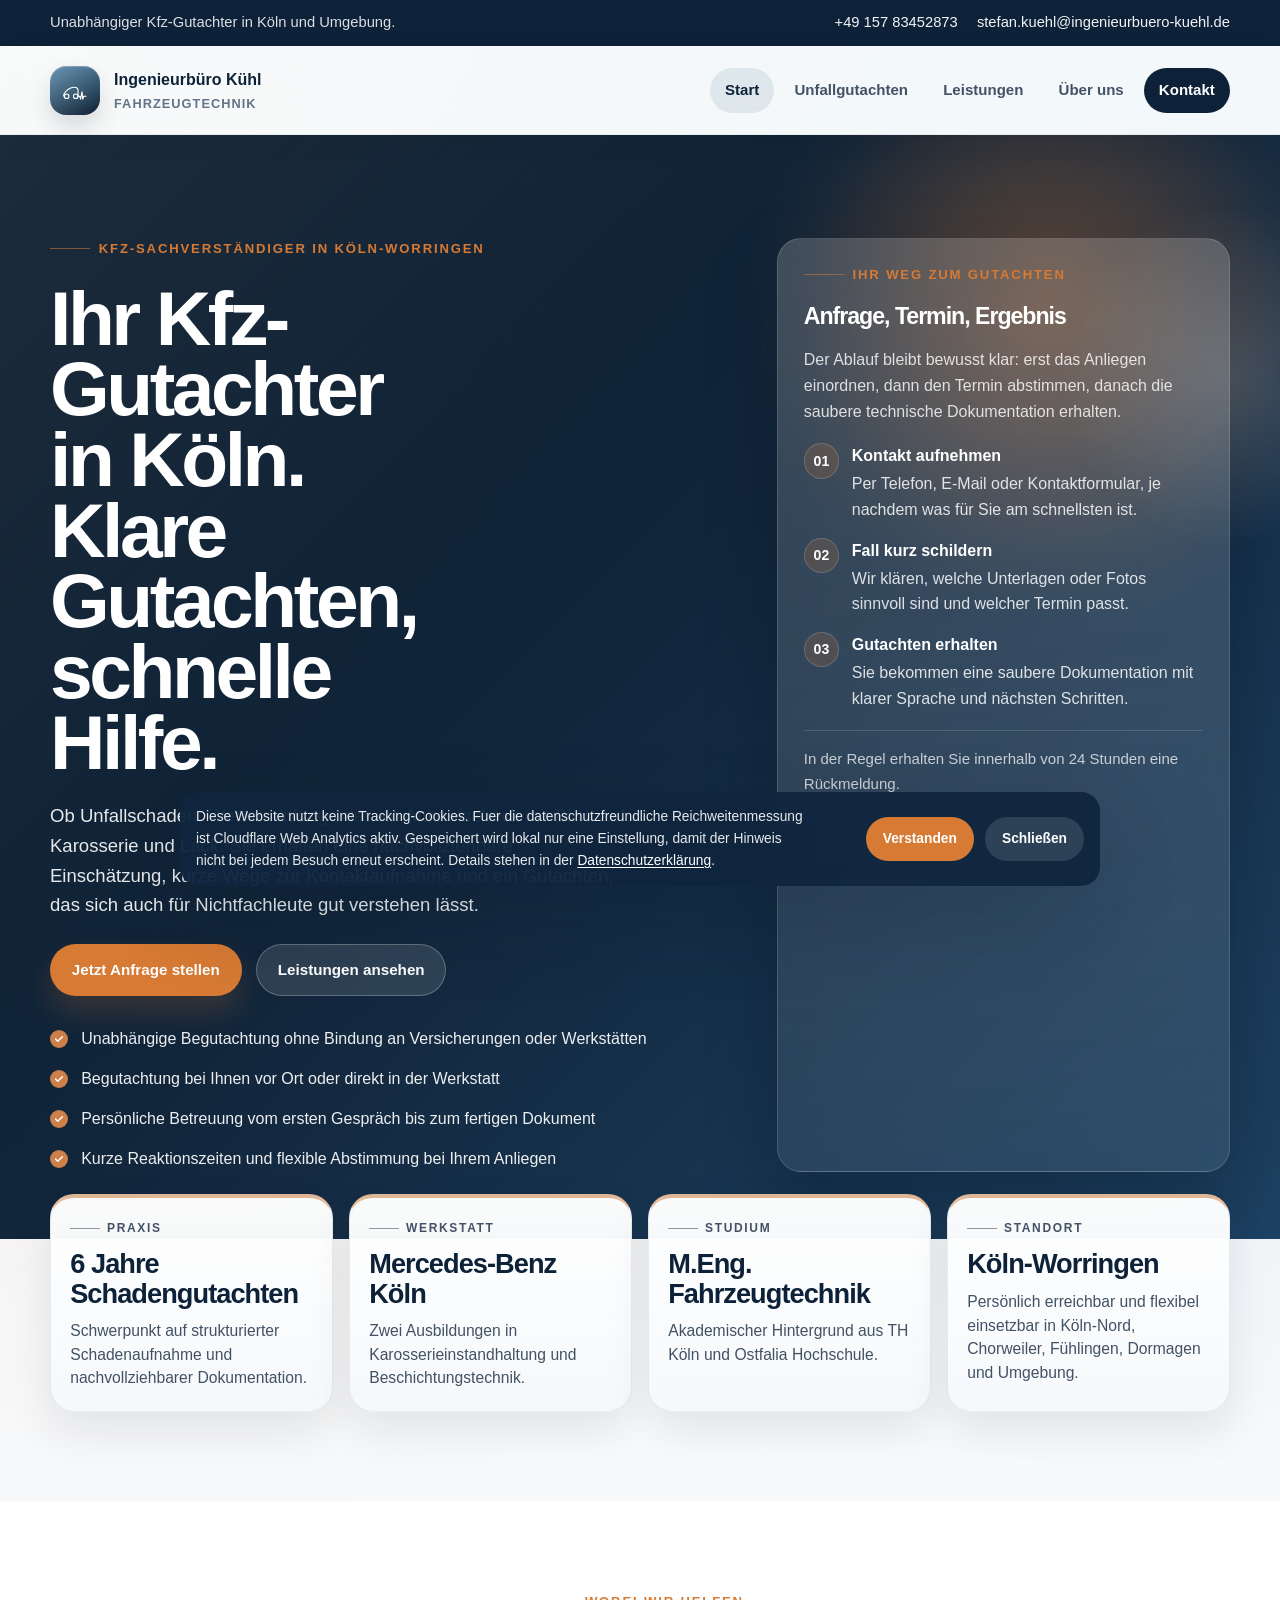
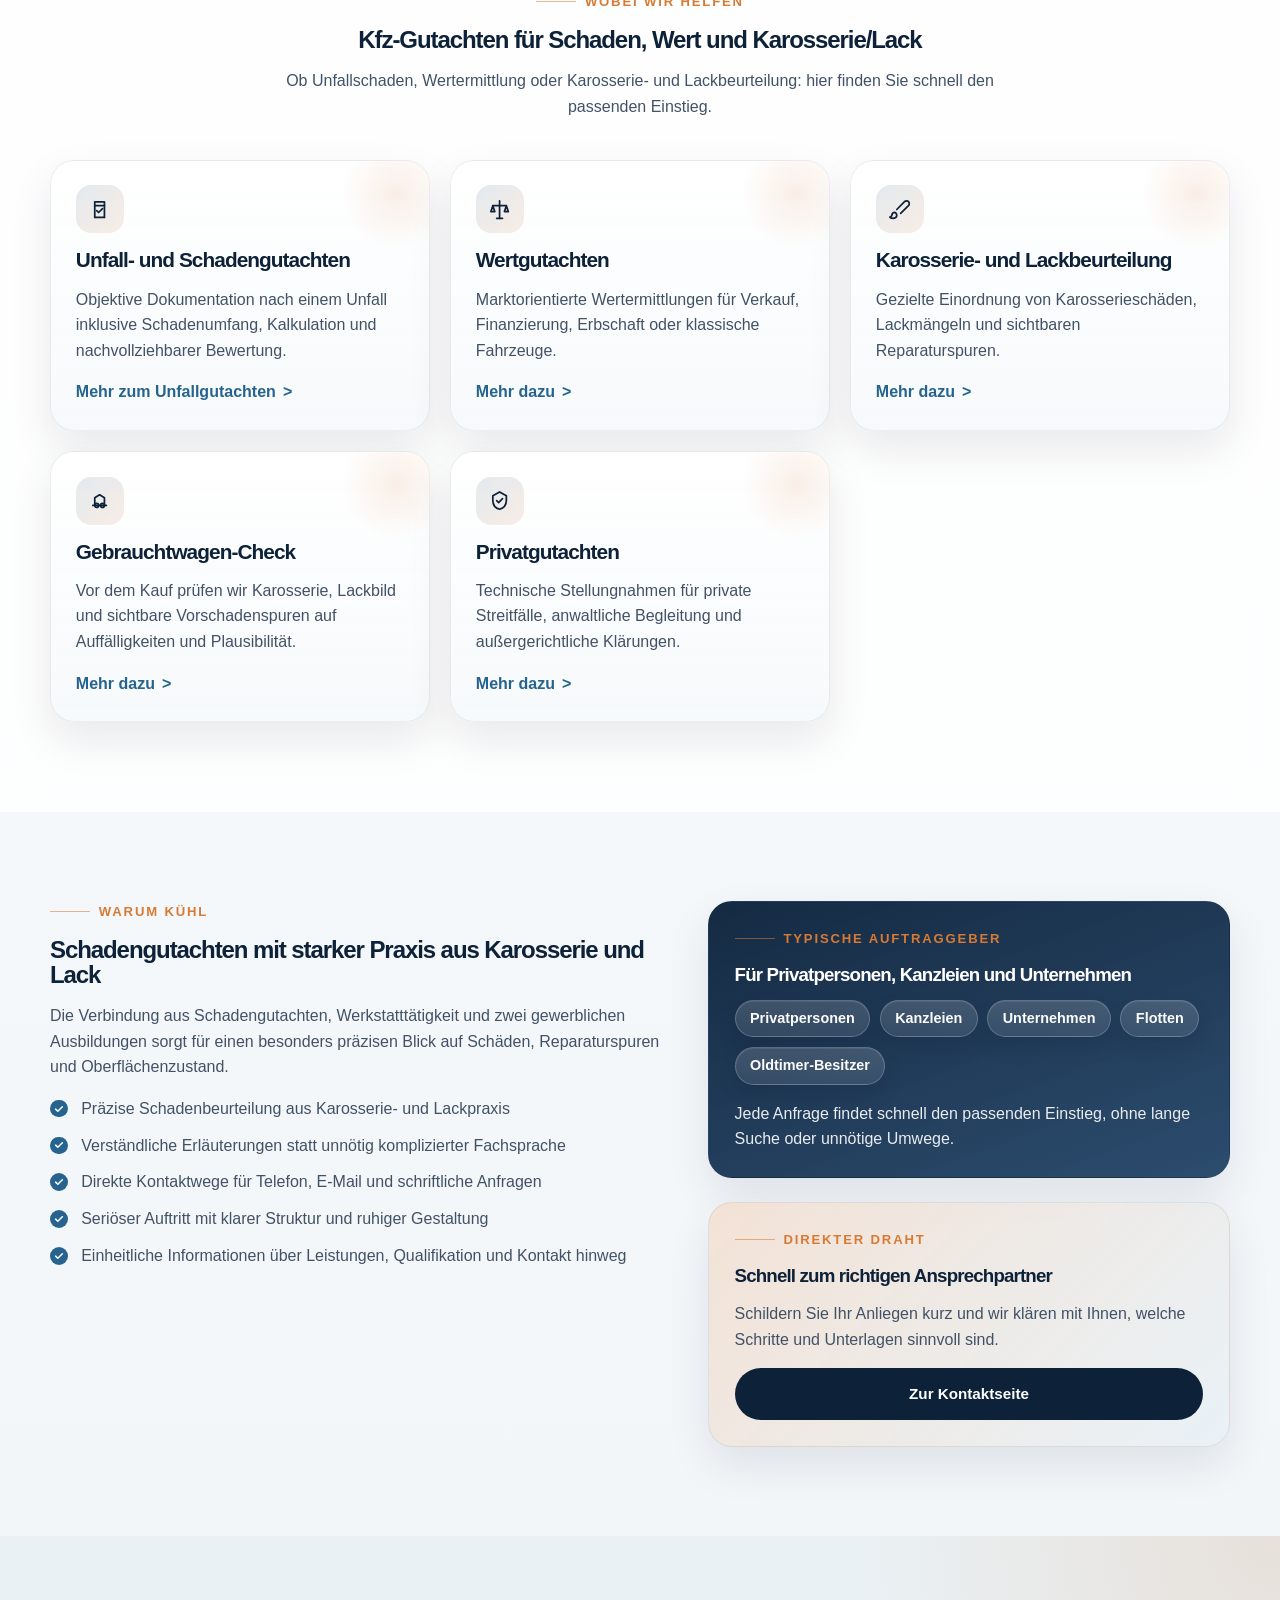
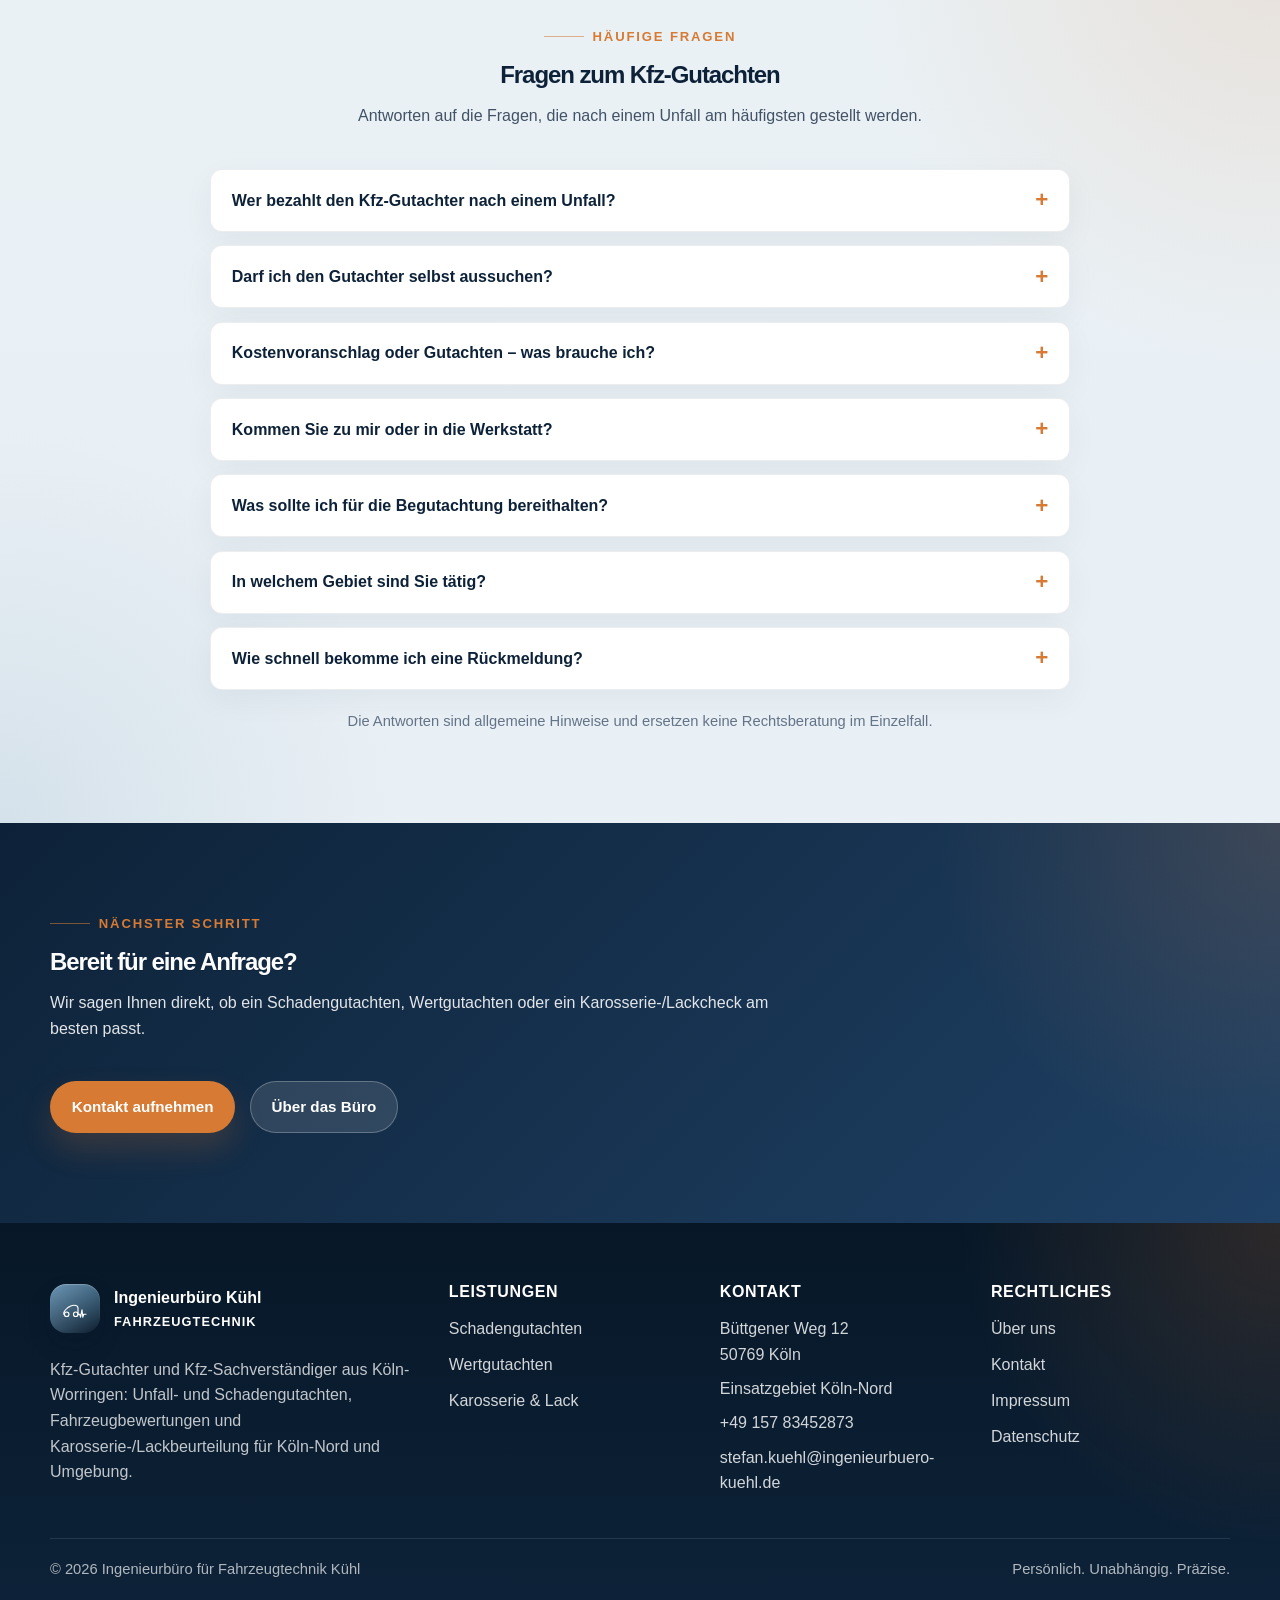
<file: index.html>
<!DOCTYPE html>
<html lang="de">
<head>
  <meta charset="UTF-8">
  <meta name="viewport" content="width=device-width, initial-scale=1.0">
  <meta name="description" content="Kfz-Gutachter in K&ouml;ln-Worringen: unabh&auml;ngige Unfall- und Schadengutachten, Wertgutachten und Gebrauchtwagen-Check f&uuml;r K&ouml;ln-Nord, Chorweiler, Dormagen und Umgebung.">
  <meta name="robots" content="index, follow">
  <link rel="canonical" href="https://ingenieurbuero-kuehl.de/">
  <meta property="og:type" content="website">
  <meta property="og:locale" content="de_DE">
  <meta property="og:site_name" content="Ingenieurb&uuml;ro f&uuml;r Fahrzeugtechnik K&uuml;hl">
  <meta property="og:title" content="Kfz-Gutachter K&ouml;ln | Ingenieurb&uuml;ro f&uuml;r Fahrzeugtechnik K&uuml;hl">
  <meta property="og:description" content="Kfz-Gutachter in K&ouml;ln-Worringen: unabh&auml;ngige Unfall- und Schadengutachten, Wertgutachten und Gebrauchtwagen-Check f&uuml;r K&ouml;ln-Nord, Chorweiler, Dormagen und Umgebung.">
  <meta property="og:url" content="https://ingenieurbuero-kuehl.de/">
  <meta name="theme-color" content="#10263f">
  <title>Kfz-Gutachter K&ouml;ln | Ingenieurb&uuml;ro f&uuml;r Fahrzeugtechnik K&uuml;hl</title>
  <link rel="stylesheet" href="css/style.css?v=20261021-1">
  <script type="application/ld+json">
{
  "@context": "https://schema.org",
  "@type": "ProfessionalService",
  "@id": "https://ingenieurbuero-kuehl.de/#organisation",
  "name": "Ingenieurbüro für Fahrzeugtechnik Kühl",
  "alternateName": "Kfz-Gutachter Stefan Kühl",
  "description": "Unabhängiger Kfz-Gutachter und Kfz-Sachverständiger in Köln-Worringen: Unfall- und Schadengutachten, Wertgutachten, Gebrauchtwagen-Check sowie Karosserie- und Lackbeurteilung.",
  "url": "https://ingenieurbuero-kuehl.de/",
  "telephone": "+49 157 83452873",
  "email": "stefan.kuehl@ingenieurbuero-kuehl.de",
  "address": {
    "@type": "PostalAddress",
    "streetAddress": "Büttgener Weg 12",
    "postalCode": "50769",
    "addressLocality": "Köln",
    "addressRegion": "Nordrhein-Westfalen",
    "addressCountry": "DE"
  },
  "areaServed": [
    {
      "@type": "City",
      "name": "Köln"
    },
    {
      "@type": "Place",
      "name": "Köln-Worringen"
    },
    {
      "@type": "Place",
      "name": "Köln-Chorweiler"
    },
    {
      "@type": "Place",
      "name": "Köln-Fühlingen"
    },
    {
      "@type": "City",
      "name": "Dormagen"
    }
  ],
  "founder": {
    "@type": "Person",
    "name": "Stefan Kühl",
    "honorificSuffix": "M.Eng.",
    "jobTitle": "Kfz-Sachverständiger"
  },
  "knowsAbout": [
    "Kfz-Gutachten",
    "Unfallgutachten",
    "Schadengutachten",
    "Wertgutachten",
    "Gebrauchtwagen-Check",
    "Oldtimer-Bewertung",
    "Karosserie- und Lackbeurteilung"
  ]
}
  </script>
  <script type="application/ld+json">
{
  "@context": "https://schema.org",
  "@type": "FAQPage",
  "mainEntity": [
    {
      "@type": "Question",
      "name": "Wer bezahlt den Kfz-Gutachter nach einem Unfall?",
      "acceptedAnswer": {
        "@type": "Answer",
        "text": "Wenn Sie unverschuldet in einen Unfall verwickelt wurden, gehören die Gutachterkosten zum Schaden, den die Haftpflichtversicherung des Unfallverursachers erstatten muss. Trifft Sie eine Mitschuld, werden nach der Rechtsprechung des Bundesgerichtshofs auch die Gutachterkosten nur entsprechend der Haftungsquote ersetzt: Haftet der Unfallgegner zum Beispiel zu 70 %, übernimmt seine Versicherung 70 % der Gutachterkosten."
      }
    },
    {
      "@type": "Question",
      "name": "Darf ich den Gutachter selbst aussuchen?",
      "acceptedAnswer": {
        "@type": "Answer",
        "text": "Ja. Als Geschädigter können Sie einen unabhängigen Kfz-Sachverständigen Ihrer Wahl beauftragen. Sie müssen nicht den Gutachter akzeptieren, den die gegnerische Versicherung vorschlägt."
      }
    },
    {
      "@type": "Question",
      "name": "Kostenvoranschlag oder Gutachten – was brauche ich?",
      "acceptedAnswer": {
        "@type": "Answer",
        "text": "Bei kleinen Bagatellschäden genügt oft ein Kostenvoranschlag. Eine feste Grenze gibt es nicht: Der Bundesgerichtshof hat ein Gutachten schon bei rund 715 Euro Schaden gebilligt, viele Gerichte sehen die Grenze heute zwischen etwa 750 und 1.000 Euro. Die Schadenhöhe ist aber nur ein Anhaltspunkt. Ein Gutachten ist auch bei kleineren Schäden sinnvoll, wenn eine Wertminderung in Betracht kommt (etwa bei jüngeren Fahrzeugen), verdeckte Schäden an Trägern oder Sensoren möglich sind, Vorschäden abgegrenzt werden müssen, der Unfallhergang strittig ist oder Nutzungsausfall geltend gemacht werden soll – diese Positionen erfasst ein Kostenvoranschlag nicht. Wir erstellen beides. Ob ein Kostenvoranschlag reicht oder ein Gutachten nötig ist, entscheiden wir gemeinsam bei der Beauftragung."
      }
    },
    {
      "@type": "Question",
      "name": "Kommen Sie zu mir oder in die Werkstatt?",
      "acceptedAnswer": {
        "@type": "Answer",
        "text": "Ja. Wir begutachten Ihr Fahrzeug bei Ihnen zu Hause, am Arbeitsplatz oder direkt in der Werkstatt. Den Termin stimmen wir kurz telefonisch oder per E-Mail ab."
      }
    },
    {
      "@type": "Question",
      "name": "Was sollte ich für die Begutachtung bereithalten?",
      "acceptedAnswer": {
        "@type": "Answer",
        "text": "Hilfreich sind der Fahrzeugschein, die Angaben zum Unfall (Datum, Ort, Unfallgegner und dessen Versicherung) sowie Fotos, falls Sie welche gemacht haben. Lassen Sie das Fahrzeug vor der Begutachtung nicht reparieren."
      }
    },
    {
      "@type": "Question",
      "name": "In welchem Gebiet sind Sie tätig?",
      "acceptedAnswer": {
        "@type": "Answer",
        "text": "Unser Büro liegt in Köln-Worringen. Schwerpunkt ist der Kölner Norden mit Chorweiler, Fühlingen und Merkenich sowie Dormagen – Aufträge aus ganz Köln und Umgebung sind nach Absprache ebenso möglich. Mehr dazu unter Kfz-Gutachter Köln-Nord."
      }
    },
    {
      "@type": "Question",
      "name": "Wie schnell bekomme ich eine Rückmeldung?",
      "acceptedAnswer": {
        "@type": "Answer",
        "text": "Rufen Sie an oder schreiben Sie uns eine E-Mail – wir melden uns innerhalb von 24 Stunden. Telefon: +49 157 83452873."
      }
    }
  ]
}
  </script>
</head>
<body class="page-home">
  <a class="skip-link" href="#main-content">Zum Inhalt springen</a>
  <div class="mobile-backdrop" data-nav-backdrop></div>

  <header class="site-header">
    <div class="topbar">
      <div class="container topbar__inner">
        <p>Unabh&auml;ngiger Kfz-Gutachter in K&ouml;ln und Umgebung.</p>
        <div class="topbar__links">
          <a href="tel:+4915783452873">+49 157 83452873</a>
          <a href="mailto:stefan.kuehl@ingenieurbuero-kuehl.de">stefan.kuehl@ingenieurbuero-kuehl.de</a>
        </div>
      </div>
    </div>
    <div class="header-shell">
      <div class="container header-shell__inner">
        <a class="brand" href="index.html" aria-label="Startseite des Ingenieurb&uuml;ros K&uuml;hl">
          <span class="brand__mark" aria-hidden="true">
            <svg viewBox="0 0 48 48" xmlns="http://www.w3.org/2000/svg">
              <path d="M5,34 L5,31 Q7,26 10,24 Q13,21 16,20 Q20,18 23,18 Q27,18 29,20 L30,23 L30,34" stroke="#ffffff" stroke-width="2" fill="none" stroke-linecap="round" stroke-linejoin="round"/>
              <circle cx="10" cy="34" r="4" stroke="#ffffff" stroke-width="2" fill="none"/>
              <circle cx="26" cy="34" r="4" stroke="#ffffff" stroke-width="2" fill="none"/>
              <path d="M30,34 L33,34 L34.5,39 L37,26 L38.5,39 L40,34 L44,34" stroke="#ffffff" stroke-width="2" fill="none" stroke-linecap="round" stroke-linejoin="round"/>
            </svg>
          </span>
          <span class="brand__text">
            <strong>Ingenieurb&uuml;ro K&uuml;hl</strong>
            <span>Fahrzeugtechnik</span>
          </span>
        </a>

        <button class="nav-toggle" type="button" aria-expanded="false" aria-controls="site-nav" aria-label="Navigation &ouml;ffnen" data-nav-toggle>
          <span></span>
          <span></span>
          <span></span>
        </button>

        <nav class="site-nav" id="site-nav" aria-label="Hauptnavigation">
          <ul class="nav-list">
            <li><a href="index.html" aria-current="page">Start</a></li>
            <li><a href="unfallgutachten.html">Unfallgutachten</a></li>
            <li><a href="leistungen.html">Leistungen</a></li>
            <li><a href="ueber-uns.html">&Uuml;ber uns</a></li>
            <li><a href="kontakt.html" class="nav-list__cta">Kontakt</a></li>
          </ul>
          <div class="site-nav__meta">
            <p>Schnelle Hilfe bei Unfallschaden, Fahrzeugbewertung und Karosserie-/Lackbeurteilung.</p>
            <a class="button button--primary button--block" href="kontakt.html">Anfrage starten</a>
          </div>
        </nav>
      </div>
    </div>
  </header>

  <main id="main-content">
    <section class="hero">
      <div class="container hero__grid">
        <div class="hero__content">
          <span class="eyebrow">Kfz-Sachverst&auml;ndiger in K&ouml;ln-Worringen</span>
          <h1>Ihr Kfz-Gutachter in K&ouml;ln. Klare Gutachten, schnelle Hilfe.</h1>
          <p class="lead">
            Ob Unfallschaden, Wertermittlung oder ein Ankaufscheck mit Blick auf Karosserie und Lack:
            Sie erhalten eine nachvollziehbare Einsch&auml;tzung, kurze Wege zur Kontaktaufnahme und ein Gutachten,
            das sich auch f&uuml;r Nichtfachleute gut verstehen l&auml;sst.
          </p>
          <div class="actions">
            <a class="button button--primary" href="kontakt.html">Jetzt Anfrage stellen</a>
            <a class="button button--secondary" href="leistungen.html">Leistungen ansehen</a>
          </div>
          <ul class="hero__facts">
            <li>Unabh&auml;ngige Begutachtung ohne Bindung an Versicherungen oder Werkst&auml;tten</li>
            <li>Begutachtung bei Ihnen vor Ort oder direkt in der Werkstatt</li>
            <li>Pers&ouml;nliche Betreuung vom ersten Gespr&auml;ch bis zum fertigen Dokument</li>
            <li>Kurze Reaktionszeiten und flexible Abstimmung bei Ihrem Anliegen</li>
          </ul>
        </div>

        <aside class="hero-card" aria-label="Ablauf Ihrer Anfrage">
          <span class="eyebrow">Ihr Weg zum Gutachten</span>
          <h2 class="hero-card__title">Anfrage, Termin, Ergebnis</h2>
          <p class="hero-card__copy">
            Der Ablauf bleibt bewusst klar: erst das Anliegen einordnen, dann den Termin abstimmen, danach die
            saubere technische Dokumentation erhalten.
          </p>
          <ol class="step-list">
            <li>
              <strong>Kontakt aufnehmen</strong>
              <span>Per Telefon, E-Mail oder Kontaktformular, je nachdem was f&uuml;r Sie am schnellsten ist.</span>
            </li>
            <li>
              <strong>Fall kurz schildern</strong>
              <span>Wir kl&auml;ren, welche Unterlagen oder Fotos sinnvoll sind und welcher Termin passt.</span>
            </li>
            <li>
              <strong>Gutachten erhalten</strong>
              <span>Sie bekommen eine saubere Dokumentation mit klarer Sprache und n&auml;chsten Schritten.</span>
            </li>
          </ol>
          <div class="hero-card__footer">In der Regel erhalten Sie innerhalb von 24 Stunden eine R&uuml;ckmeldung.</div>
        </aside>
      </div>
    </section>

    <section class="section section--compact">
      <div class="container">
        <div class="metrics" aria-label="Kennzahlen">
          <article class="stat-card">
            <span class="stat-card__label">Praxis</span>
            <strong>6 Jahre Schadengutachten</strong>
            <span>Schwerpunkt auf strukturierter Schadenaufnahme und nachvollziehbarer Dokumentation.</span>
          </article>
          <article class="stat-card">
            <span class="stat-card__label">Werkstatt</span>
            <strong>Mercedes-Benz K&ouml;ln</strong>
            <span>Zwei Ausbildungen in Karosserieinstandhaltung und Beschichtungstechnik.</span>
          </article>
          <article class="stat-card">
            <span class="stat-card__label">Studium</span>
            <strong>M.Eng. Fahrzeugtechnik</strong>
            <span>Akademischer Hintergrund aus TH K&ouml;ln und Ostfalia Hochschule.</span>
          </article>
          <article class="stat-card">
            <span class="stat-card__label">Standort</span>
            <strong>K&ouml;ln-Worringen</strong>
            <span>Pers&ouml;nlich erreichbar und flexibel einsetzbar in K&ouml;ln-Nord, Chorweiler, F&uuml;hlingen, Dormagen und Umgebung.</span>
          </article>
        </div>
      </div>
    </section>

    <section class="section section--light">
      <div class="container">
        <div class="section__intro section__intro--center">
          <span class="eyebrow">Wobei wir helfen</span>
          <h2>Kfz-Gutachten f&uuml;r Schaden, Wert und Karosserie/Lack</h2>
          <p>Ob Unfallschaden, Wertermittlung oder Karosserie- und Lackbeurteilung: hier finden Sie schnell den passenden Einstieg.</p>
        </div>

        <div class="service-grid">
          <article class="service-card">
            <span class="card-icon" aria-hidden="true">
              <svg viewBox="0 0 24 24" xmlns="http://www.w3.org/2000/svg"><path d="M8 4h8"/><path d="M7 4v16"/><path d="M17 4v16"/><path d="M7 8h10"/><path d="M9 13l2 2 4-4"/><path d="M7 20h10"/></svg>
            </span>
            <h3>Unfall- und Schadengutachten</h3>
            <p>Objektive Dokumentation nach einem Unfall inklusive Schadenumfang, Kalkulation und nachvollziehbarer Bewertung.</p>
            <a class="service-card__link" href="unfallgutachten.html">Mehr zum Unfallgutachten</a>
          </article>

          <article class="service-card">
            <span class="card-icon" aria-hidden="true">
              <svg viewBox="0 0 24 24" xmlns="http://www.w3.org/2000/svg"><path d="M12 3v18"/><path d="M9 21h6"/><path d="M5 8h14"/><path d="M5 8l-2 6h4z"/><path d="M19 8l-2 6h4z"/></svg>
            </span>
            <h3>Wertgutachten</h3>
            <p>Marktorientierte Wertermittlungen f&uuml;r Verkauf, Finanzierung, Erbschaft oder klassische Fahrzeuge.</p>
            <a class="service-card__link" href="leistungen.html#wertgutachten">Mehr dazu</a>
          </article>

<article class="service-card">
            <span class="card-icon" aria-hidden="true">
              <svg viewBox="0 0 24 24" xmlns="http://www.w3.org/2000/svg"><path d="m9.06 11.9 8.07-8.06a2.85 2.85 0 1 1 4.03 4.03l-8.06 8.08"/><path d="M7.07 14.94c-1.66 0-3 1.35-3 3.02 0 1.33-2.5 1.52-2 2.02 1 1 2.48 1.02 3.5 1.02 2.2 0 3.5-1.56 3.5-3.06A3.07 3.07 0 0 0 7.07 14.94z"/></svg>
            </span>
            <h3>Karosserie- und Lackbeurteilung</h3>
            <p>Gezielte Einordnung von Karosseriesch&auml;den, Lackm&auml;ngeln und sichtbaren Reparaturspuren.</p>
            <a class="service-card__link" href="leistungen.html#karosserie-lack">Mehr dazu</a>
          </article>

          <article class="service-card">
            <span class="card-icon" aria-hidden="true">
              <svg viewBox="0 0 24 24" xmlns="http://www.w3.org/2000/svg"><path d="M5 17h14"/><path d="M7 17V9l5-3 5 3v8"/><circle cx="9" cy="17" r="2"/><circle cx="15" cy="17" r="2"/></svg>
            </span>
            <h3>Gebrauchtwagen-Check</h3>
            <p>Vor dem Kauf pr&uuml;fen wir Karosserie, Lackbild und sichtbare Vorschadenspuren auf Auff&auml;lligkeiten und Plausibilit&auml;t.</p>
            <a class="service-card__link" href="leistungen.html#ankaufscheck">Mehr dazu</a>
          </article>

          <article class="service-card">
            <span class="card-icon" aria-hidden="true">
              <svg viewBox="0 0 24 24" xmlns="http://www.w3.org/2000/svg"><path d="M12 3l7 4v5c0 5-3.2 7.9-7 9-3.8-1.1-7-4-7-9V7l7-4z"/><path d="M9 12l2 2 4-4"/></svg>
            </span>
            <h3>Privatgutachten</h3>
            <p>Technische Stellungnahmen f&uuml;r private Streitf&auml;lle, anwaltliche Begleitung und au&szlig;ergerichtliche Kl&auml;rungen.</p>
            <a class="service-card__link" href="leistungen.html#privatgutachten">Mehr dazu</a>
          </article>
        </div>
      </div>
    </section>

    <section class="section">
      <div class="container story-grid">
        <div class="story-copy">
          <span class="eyebrow">Warum K&uuml;hl</span>
          <h2>Schadengutachten mit starker Praxis aus Karosserie und Lack</h2>
          <p>Die Verbindung aus Schadengutachten, Werkstattt&auml;tigkeit und zwei gewerblichen Ausbildungen sorgt f&uuml;r einen besonders pr&auml;zisen Blick auf Sch&auml;den, Reparaturspuren und Oberfl&auml;chenzustand.</p>
          <ul class="check-list">
            <li>Pr&auml;zise Schadenbeurteilung aus Karosserie- und Lackpraxis</li>
            <li>Verst&auml;ndliche Erl&auml;uterungen statt unn&ouml;tig komplizierter Fachsprache</li>
            <li>Direkte Kontaktwege f&uuml;r Telefon, E-Mail und schriftliche Anfragen</li>
            <li>Seri&ouml;ser Auftritt mit klarer Struktur und ruhiger Gestaltung</li>
            <li>Einheitliche Informationen &uuml;ber Leistungen, Qualifikation und Kontakt hinweg</li>
          </ul>
        </div>

        <div class="split-panel">
          <aside class="panel panel--dark">
            <span class="eyebrow">Typische Auftraggeber</span>
            <h3>F&uuml;r Privatpersonen, Kanzleien und Unternehmen</h3>
            <div class="tag-list">
              <span>Privatpersonen</span>
              <span>Kanzleien</span>
              <span>Unternehmen</span>
              <span>Flotten</span>
              <span>Oldtimer-Besitzer</span>
            </div>
            <p>Jede Anfrage findet schnell den passenden Einstieg, ohne lange Suche oder unn&ouml;tige Umwege.</p>
          </aside>

          <aside class="panel panel--accent">
            <span class="eyebrow">Direkter Draht</span>
            <h3>Schnell zum richtigen Ansprechpartner</h3>
            <p>Schildern Sie Ihr Anliegen kurz und wir kl&auml;ren mit Ihnen, welche Schritte und Unterlagen sinnvoll sind.</p>
            <a class="button button--dark" href="kontakt.html">Zur Kontaktseite</a>
          </aside>
        </div>
      </div>
    </section>

    <section class="section section--tint" id="faq">
      <div class="container">
        <div class="section__intro section__intro--center">
          <span class="eyebrow">H&auml;ufige Fragen</span>
          <h2>Fragen zum Kfz-Gutachten</h2>
          <p>Antworten auf die Fragen, die nach einem Unfall am h&auml;ufigsten gestellt werden.</p>
        </div>
        <div class="faq-list">
          <details class="faq-item">
            <summary>Wer bezahlt den Kfz-Gutachter nach einem Unfall?</summary>
            <p>Wenn Sie unverschuldet in einen Unfall verwickelt wurden, geh&ouml;ren die Gutachterkosten zum Schaden, den die Haftpflichtversicherung des Unfallverursachers erstatten muss. Trifft Sie eine Mitschuld, werden nach der Rechtsprechung des Bundesgerichtshofs auch die Gutachterkosten nur entsprechend der Haftungsquote ersetzt: Haftet der Unfallgegner zum Beispiel zu 70&nbsp;%, &uuml;bernimmt seine Versicherung 70&nbsp;% der Gutachterkosten.</p>
          </details>
          <details class="faq-item">
            <summary>Darf ich den Gutachter selbst aussuchen?</summary>
            <p>Ja. Als Gesch&auml;digter k&ouml;nnen Sie einen unabh&auml;ngigen Kfz-Sachverst&auml;ndigen Ihrer Wahl beauftragen. Sie m&uuml;ssen nicht den Gutachter akzeptieren, den die gegnerische Versicherung vorschl&auml;gt.</p>
          </details>
          <details class="faq-item">
            <summary>Kostenvoranschlag oder Gutachten &ndash; was brauche ich?</summary>
            <p>Bei kleinen Bagatellsch&auml;den gen&uuml;gt oft ein Kostenvoranschlag. Eine feste Grenze gibt es nicht: Der Bundesgerichtshof hat ein Gutachten schon bei rund 715&nbsp;Euro Schaden gebilligt, viele Gerichte sehen die Grenze heute zwischen etwa 750 und 1.000&nbsp;Euro. Die Schadenh&ouml;he ist aber nur ein Anhaltspunkt. Ein Gutachten ist auch bei kleineren Sch&auml;den sinnvoll, wenn eine Wertminderung in Betracht kommt (etwa bei j&uuml;ngeren Fahrzeugen), verdeckte Sch&auml;den an Tr&auml;gern oder Sensoren m&ouml;glich sind, Vorsch&auml;den abgegrenzt werden m&uuml;ssen, der Unfallhergang strittig ist oder Nutzungsausfall geltend gemacht werden soll &ndash; diese Positionen erfasst ein Kostenvoranschlag nicht. Wir erstellen beides. Ob ein Kostenvoranschlag reicht oder ein Gutachten n&ouml;tig ist, entscheiden wir gemeinsam bei der Beauftragung.</p>
          </details>
          <details class="faq-item">
            <summary>Kommen Sie zu mir oder in die Werkstatt?</summary>
            <p>Ja. Wir begutachten Ihr Fahrzeug bei Ihnen zu Hause, am Arbeitsplatz oder direkt in der Werkstatt. Den Termin stimmen wir kurz telefonisch oder per E-Mail ab.</p>
          </details>
          <details class="faq-item">
            <summary>Was sollte ich f&uuml;r die Begutachtung bereithalten?</summary>
            <p>Hilfreich sind der Fahrzeugschein, die Angaben zum Unfall (Datum, Ort, Unfallgegner und dessen Versicherung) sowie Fotos, falls Sie welche gemacht haben. Lassen Sie das Fahrzeug vor der Begutachtung nicht reparieren.</p>
          </details>
          <details class="faq-item">
            <summary>In welchem Gebiet sind Sie t&auml;tig?</summary>
            <p>Unser B&uuml;ro liegt in K&ouml;ln-Worringen. Schwerpunkt ist der K&ouml;lner Norden mit Chorweiler, F&uuml;hlingen und Merkenich sowie Dormagen &ndash; Auftr&auml;ge aus ganz K&ouml;ln und Umgebung sind nach Absprache ebenso m&ouml;glich. Mehr dazu unter <a href="kfz-gutachter-koeln-nord.html">Kfz-Gutachter K&ouml;ln-Nord</a>.</p>
          </details>
          <details class="faq-item">
            <summary>Wie schnell bekomme ich eine R&uuml;ckmeldung?</summary>
            <p>Rufen Sie an oder schreiben Sie uns eine E-Mail &ndash; wir melden uns innerhalb von 24 Stunden. Telefon: +49&nbsp;157&nbsp;83452873.</p>
          </details>
        </div>
        <p class="faq-note">Die Antworten sind allgemeine Hinweise und ersetzen keine Rechtsberatung im Einzelfall.</p>
      </div>
    </section>

    <section class="section section--dark">
      <div class="container">
        <div class="section__intro">
          <span class="eyebrow">N&auml;chster Schritt</span>
          <h2>Bereit f&uuml;r eine Anfrage?</h2>
          <p>Wir sagen Ihnen direkt, ob ein Schadengutachten, Wertgutachten oder ein Karosserie-/Lackcheck am besten passt.</p>
        </div>
        <div class="actions">
          <a class="button button--primary" href="kontakt.html">Kontakt aufnehmen</a>
          <a class="button button--secondary" href="ueber-uns.html">&Uuml;ber das B&uuml;ro</a>
        </div>
      </div>
    </section>
  </main>

  <footer class="site-footer">
    <div class="container footer__grid">
      <div>
        <a class="brand brand--footer" href="index.html" aria-label="Startseite des Ingenieurb&uuml;ros K&uuml;hl">
          <span class="brand__mark" aria-hidden="true">
            <svg viewBox="0 0 48 48" xmlns="http://www.w3.org/2000/svg">
              <path d="M5,34 L5,31 Q7,26 10,24 Q13,21 16,20 Q20,18 23,18 Q27,18 29,20 L30,23 L30,34" stroke="#ffffff" stroke-width="2" fill="none" stroke-linecap="round" stroke-linejoin="round"/>
              <circle cx="10" cy="34" r="4" stroke="#ffffff" stroke-width="2" fill="none"/>
              <circle cx="26" cy="34" r="4" stroke="#ffffff" stroke-width="2" fill="none"/>
              <path d="M30,34 L33,34 L34.5,39 L37,26 L38.5,39 L40,34 L44,34" stroke="#ffffff" stroke-width="2" fill="none" stroke-linecap="round" stroke-linejoin="round"/>
            </svg>
          </span>
          <span class="brand__text">
            <strong>Ingenieurb&uuml;ro K&uuml;hl</strong>
            <span>Fahrzeugtechnik</span>
          </span>
        </a>
        <p class="footer__copy">
          Kfz-Gutachter und Kfz-Sachverst&auml;ndiger aus K&ouml;ln-Worringen: Unfall- und Schadengutachten, Fahrzeugbewertungen und Karosserie-/Lackbeurteilung f&uuml;r K&ouml;ln-Nord und Umgebung.
        </p>
      </div>

      <div>
        <h2 class="footer__title">Leistungen</h2>
        <div class="footer__links">
          <a href="leistungen.html#schadengutachten">Schadengutachten</a>
          <a href="leistungen.html#wertgutachten">Wertgutachten</a>
<a href="leistungen.html#karosserie-lack">Karosserie &amp; Lack</a>
        </div>
      </div>

      <div>
        <h2 class="footer__title">Kontakt</h2>
        <address class="footer__address">
          <span>B&uuml;ttgener Weg 12<br>50769 K&ouml;ln</span>
          <a href="kfz-gutachter-koeln-nord.html">Einsatzgebiet K&ouml;ln-Nord</a>
          <a href="tel:+4915783452873">+49 157 83452873</a>
          <a href="mailto:stefan.kuehl@ingenieurbuero-kuehl.de">stefan.kuehl@ingenieurbuero-kuehl.de</a>
        </address>
      </div>

      <div>
        <h2 class="footer__title">Rechtliches</h2>
        <div class="footer__links">
          <a href="ueber-uns.html">&Uuml;ber uns</a>
          <a href="kontakt.html">Kontakt</a>
          <a href="impressum.html">Impressum</a>
          <a href="datenschutz.html">Datenschutz</a>
        </div>
      </div>
    </div>

    <div class="container footer__bottom">
      <span>&copy; <span data-year></span> Ingenieurb&uuml;ro f&uuml;r Fahrzeugtechnik K&uuml;hl</span>
      <span>Pers&ouml;nlich. Unabh&auml;ngig. Pr&auml;zise.</span>
    </div>
  </footer>

  <div class="cookie-banner is-hidden" id="cookie-banner" role="dialog" aria-label="Cookie-Hinweis" aria-live="polite">
    <p>
      Diese Website nutzt keine Tracking-Cookies. Fuer die datenschutzfreundliche Reichweitenmessung
      ist Cloudflare Web Analytics aktiv. Gespeichert wird lokal nur eine Einstellung, damit der
      Hinweis nicht bei jedem Besuch erneut erscheint. Details stehen in der
      <a href="datenschutz.html">Datenschutzerkl&auml;rung</a>.
    </p>
    <div class="cookie-banner__actions">
      <button class="cookie-banner__accept" id="cookie-accept" type="button">Verstanden</button>
      <button class="cookie-banner__close" id="cookie-close" type="button">Schlie&szlig;en</button>
    </div>
  </div>

  <script src="js/site-config.js?v=20260315-2"></script>
  <script src="js/cloudflare-analytics.js?v=20260315-1"></script>
  <script src="js/main.js?v=20260315-2"></script>
</body>
</html>
</file>
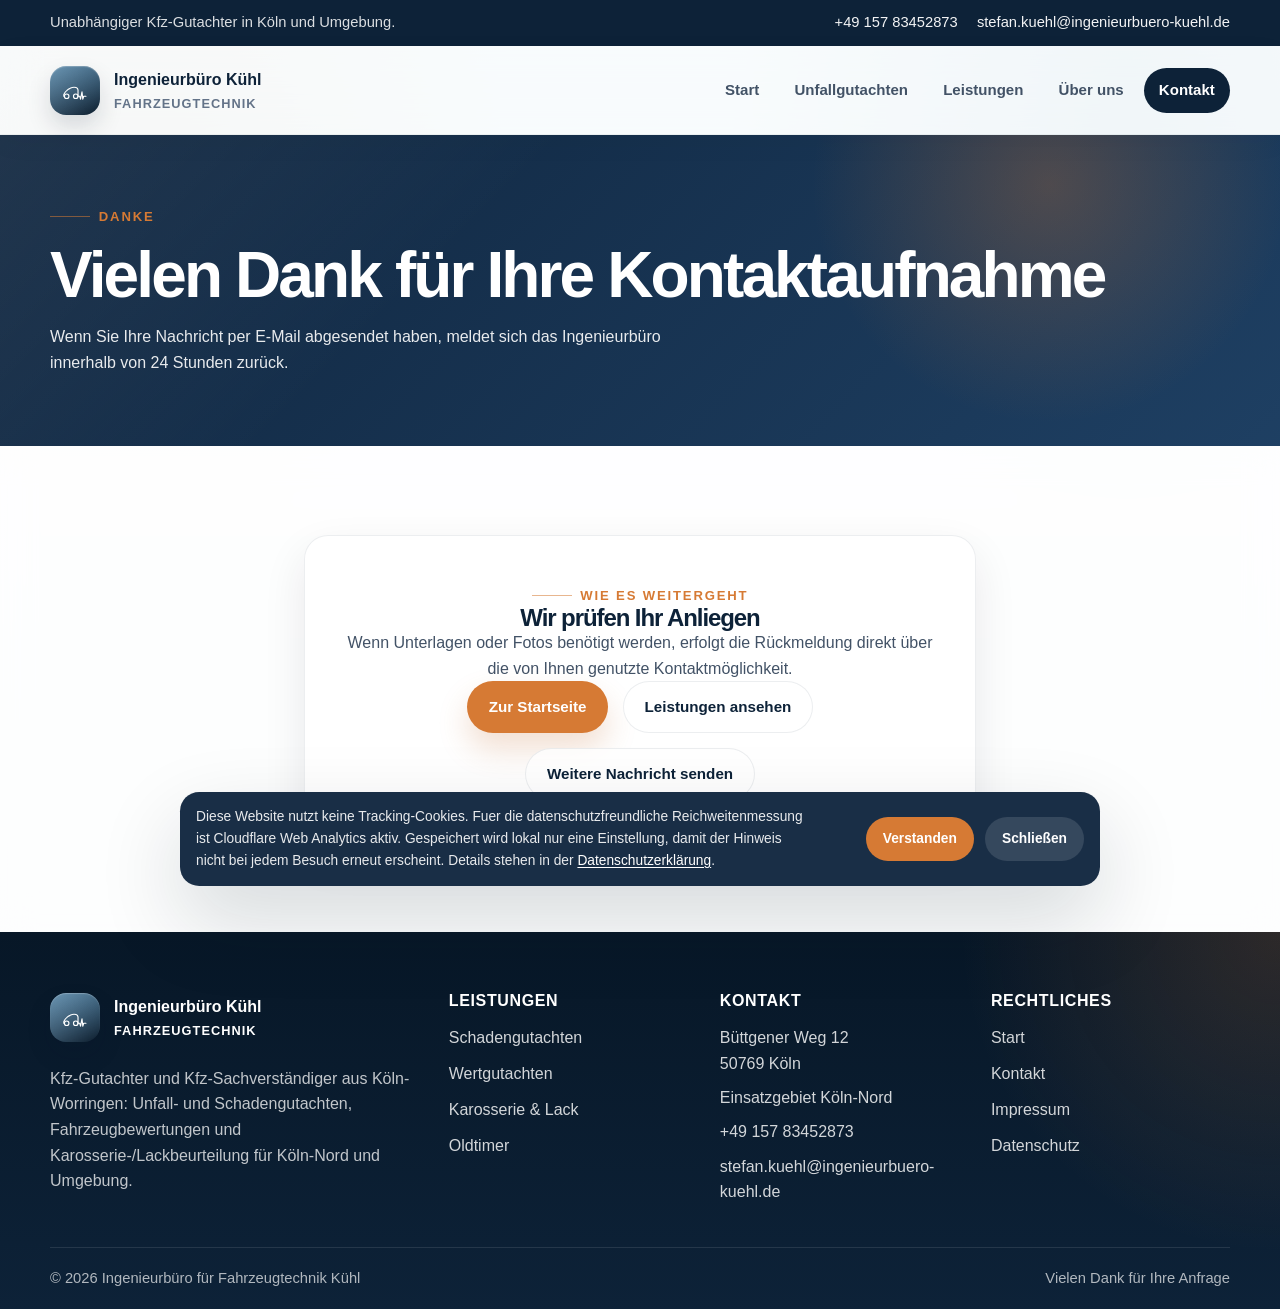
<file: danke.html>
<!DOCTYPE html>
<html lang="de">
<head>
  <meta charset="UTF-8">
  <meta name="viewport" content="width=device-width, initial-scale=1.0">
  <meta name="description" content="Vielen Dank f&uuml;r Ihre Nachricht an das Ingenieurb&uuml;ro f&uuml;r Fahrzeugtechnik K&uuml;hl.">
  <meta name="robots" content="noindex, follow">
  <meta name="theme-color" content="#10263f">
  <title>Vielen Dank | Ingenieurb&uuml;ro f&uuml;r Fahrzeugtechnik K&uuml;hl</title>
  <link rel="stylesheet" href="css/style.css?v=20261021-1">
</head>
<body>
  <a class="skip-link" href="#main-content">Zum Inhalt springen</a>
  <div class="mobile-backdrop" data-nav-backdrop></div>

  <header class="site-header">
    <div class="topbar">
      <div class="container topbar__inner">
        <p>Unabh&auml;ngiger Kfz-Gutachter in K&ouml;ln und Umgebung.</p>
        <div class="topbar__links">
          <a href="tel:+4915783452873">+49 157 83452873</a>
          <a href="mailto:stefan.kuehl@ingenieurbuero-kuehl.de">stefan.kuehl@ingenieurbuero-kuehl.de</a>
        </div>
      </div>
    </div>
    <div class="header-shell">
      <div class="container header-shell__inner">
        <a class="brand" href="index.html" aria-label="Startseite des Ingenieurb&uuml;ros K&uuml;hl">
          <span class="brand__mark" aria-hidden="true">
            <svg viewBox="0 0 48 48" xmlns="http://www.w3.org/2000/svg">
              <path d="M5,34 L5,31 Q7,26 10,24 Q13,21 16,20 Q20,18 23,18 Q27,18 29,20 L30,23 L30,34" stroke="#ffffff" stroke-width="2" fill="none" stroke-linecap="round" stroke-linejoin="round"/>
              <circle cx="10" cy="34" r="4" stroke="#ffffff" stroke-width="2" fill="none"/>
              <circle cx="26" cy="34" r="4" stroke="#ffffff" stroke-width="2" fill="none"/>
              <path d="M30,34 L33,34 L34.5,39 L37,26 L38.5,39 L40,34 L44,34" stroke="#ffffff" stroke-width="2" fill="none" stroke-linecap="round" stroke-linejoin="round"/>
            </svg>
          </span>
          <span class="brand__text">
            <strong>Ingenieurb&uuml;ro K&uuml;hl</strong>
            <span>Fahrzeugtechnik</span>
          </span>
        </a>

        <button class="nav-toggle" type="button" aria-expanded="false" aria-controls="site-nav" aria-label="Navigation &ouml;ffnen" data-nav-toggle>
          <span></span>
          <span></span>
          <span></span>
        </button>

        <nav class="site-nav" id="site-nav" aria-label="Hauptnavigation">
          <ul class="nav-list">
            <li><a href="index.html">Start</a></li>
            <li><a href="unfallgutachten.html">Unfallgutachten</a></li>
            <li><a href="leistungen.html">Leistungen</a></li>
            <li><a href="ueber-uns.html">&Uuml;ber uns</a></li>
            <li><a href="kontakt.html" class="nav-list__cta">Kontakt</a></li>
          </ul>
          <div class="site-nav__meta">
            <p>Vielen Dank f&uuml;r Ihre Anfrage. Von hier aus kommen Sie schnell zur&uuml;ck zur Startseite oder zu den Leistungen.</p>
            <a class="button button--primary button--block" href="index.html">Zur Startseite</a>
          </div>
        </nav>
      </div>
    </div>
  </header>

  <main id="main-content">
    <section class="page-hero">
      <div class="container page-hero__content">
        <span class="eyebrow">Danke</span>
        <h1>Vielen Dank f&uuml;r Ihre Kontaktaufnahme</h1>
        <p>Wenn Sie Ihre Nachricht per E-Mail abgesendet haben, meldet sich das Ingenieurb&uuml;ro innerhalb von 24 Stunden zur&uuml;ck.</p>
      </div>
    </section>

    <section class="section section--light">
      <div class="container">
        <div class="success-card">
          <span class="eyebrow">Wie es weitergeht</span>
          <h2>Wir pr&uuml;fen Ihr Anliegen</h2>
          <p>
            Wenn Unterlagen oder Fotos ben&ouml;tigt werden, erfolgt die R&uuml;ckmeldung direkt &uuml;ber die von Ihnen
            genutzte Kontaktm&ouml;glichkeit.
          </p>
          <div class="actions">
            <a class="button button--primary" href="index.html">Zur Startseite</a>
            <a class="button button--ghost" href="leistungen.html">Leistungen ansehen</a>
            <a class="button button--ghost" href="kontakt.html">Weitere Nachricht senden</a>
          </div>
        </div>
      </div>
    </section>
  </main>

  <footer class="site-footer">
    <div class="container footer__grid">
      <div>
        <a class="brand brand--footer" href="index.html" aria-label="Startseite des Ingenieurb&uuml;ros K&uuml;hl">
          <span class="brand__mark" aria-hidden="true">
            <svg viewBox="0 0 48 48" xmlns="http://www.w3.org/2000/svg">
              <path d="M5,34 L5,31 Q7,26 10,24 Q13,21 16,20 Q20,18 23,18 Q27,18 29,20 L30,23 L30,34" stroke="#ffffff" stroke-width="2" fill="none" stroke-linecap="round" stroke-linejoin="round"/>
              <circle cx="10" cy="34" r="4" stroke="#ffffff" stroke-width="2" fill="none"/>
              <circle cx="26" cy="34" r="4" stroke="#ffffff" stroke-width="2" fill="none"/>
              <path d="M30,34 L33,34 L34.5,39 L37,26 L38.5,39 L40,34 L44,34" stroke="#ffffff" stroke-width="2" fill="none" stroke-linecap="round" stroke-linejoin="round"/>
            </svg>
          </span>
          <span class="brand__text">
            <strong>Ingenieurb&uuml;ro K&uuml;hl</strong>
            <span>Fahrzeugtechnik</span>
          </span>
        </a>
        <p class="footer__copy">
          Kfz-Gutachter und Kfz-Sachverst&auml;ndiger aus K&ouml;ln-Worringen: Unfall- und Schadengutachten, Fahrzeugbewertungen und Karosserie-/Lackbeurteilung f&uuml;r K&ouml;ln-Nord und Umgebung.
        </p>
      </div>

      <div>
        <h2 class="footer__title">Leistungen</h2>
        <div class="footer__links">
          <a href="leistungen.html#schadengutachten">Schadengutachten</a>
          <a href="leistungen.html#wertgutachten">Wertgutachten</a>
          <a href="leistungen.html#karosserie-lack">Karosserie &amp; Lack</a>
          <a href="leistungen.html#oldtimer">Oldtimer</a>
        </div>
      </div>

      <div>
        <h2 class="footer__title">Kontakt</h2>
        <address class="footer__address">
          <span>B&uuml;ttgener Weg 12<br>50769 K&ouml;ln</span>
          <a href="kfz-gutachter-koeln-nord.html">Einsatzgebiet K&ouml;ln-Nord</a>
          <a href="tel:+4915783452873">+49 157 83452873</a>
          <a href="mailto:stefan.kuehl@ingenieurbuero-kuehl.de">stefan.kuehl@ingenieurbuero-kuehl.de</a>
        </address>
      </div>

      <div>
        <h2 class="footer__title">Rechtliches</h2>
        <div class="footer__links">
          <a href="index.html">Start</a>
          <a href="kontakt.html">Kontakt</a>
          <a href="impressum.html">Impressum</a>
          <a href="datenschutz.html">Datenschutz</a>
        </div>
      </div>
    </div>

    <div class="container footer__bottom">
      <span>&copy; <span data-year></span> Ingenieurb&uuml;ro f&uuml;r Fahrzeugtechnik K&uuml;hl</span>
      <span>Vielen Dank f&uuml;r Ihre Anfrage</span>
    </div>
  </footer>

  <div class="cookie-banner is-hidden" id="cookie-banner" role="dialog" aria-label="Cookie-Hinweis" aria-live="polite">
    <p>
      Diese Website nutzt keine Tracking-Cookies. Fuer die datenschutzfreundliche Reichweitenmessung
      ist Cloudflare Web Analytics aktiv. Gespeichert wird lokal nur eine Einstellung, damit der
      Hinweis nicht bei jedem Besuch erneut erscheint. Details stehen in der
      <a href="datenschutz.html">Datenschutzerkl&auml;rung</a>.
    </p>
    <div class="cookie-banner__actions">
      <button class="cookie-banner__accept" id="cookie-accept" type="button">Verstanden</button>
      <button class="cookie-banner__close" id="cookie-close" type="button">Schlie&szlig;en</button>
    </div>
  </div>

  <script src="js/site-config.js?v=20260315-2"></script>
  <script src="js/cloudflare-analytics.js?v=20260315-1"></script>
  <script src="js/main.js?v=20260315-2"></script>
</body>
</html>
</file>
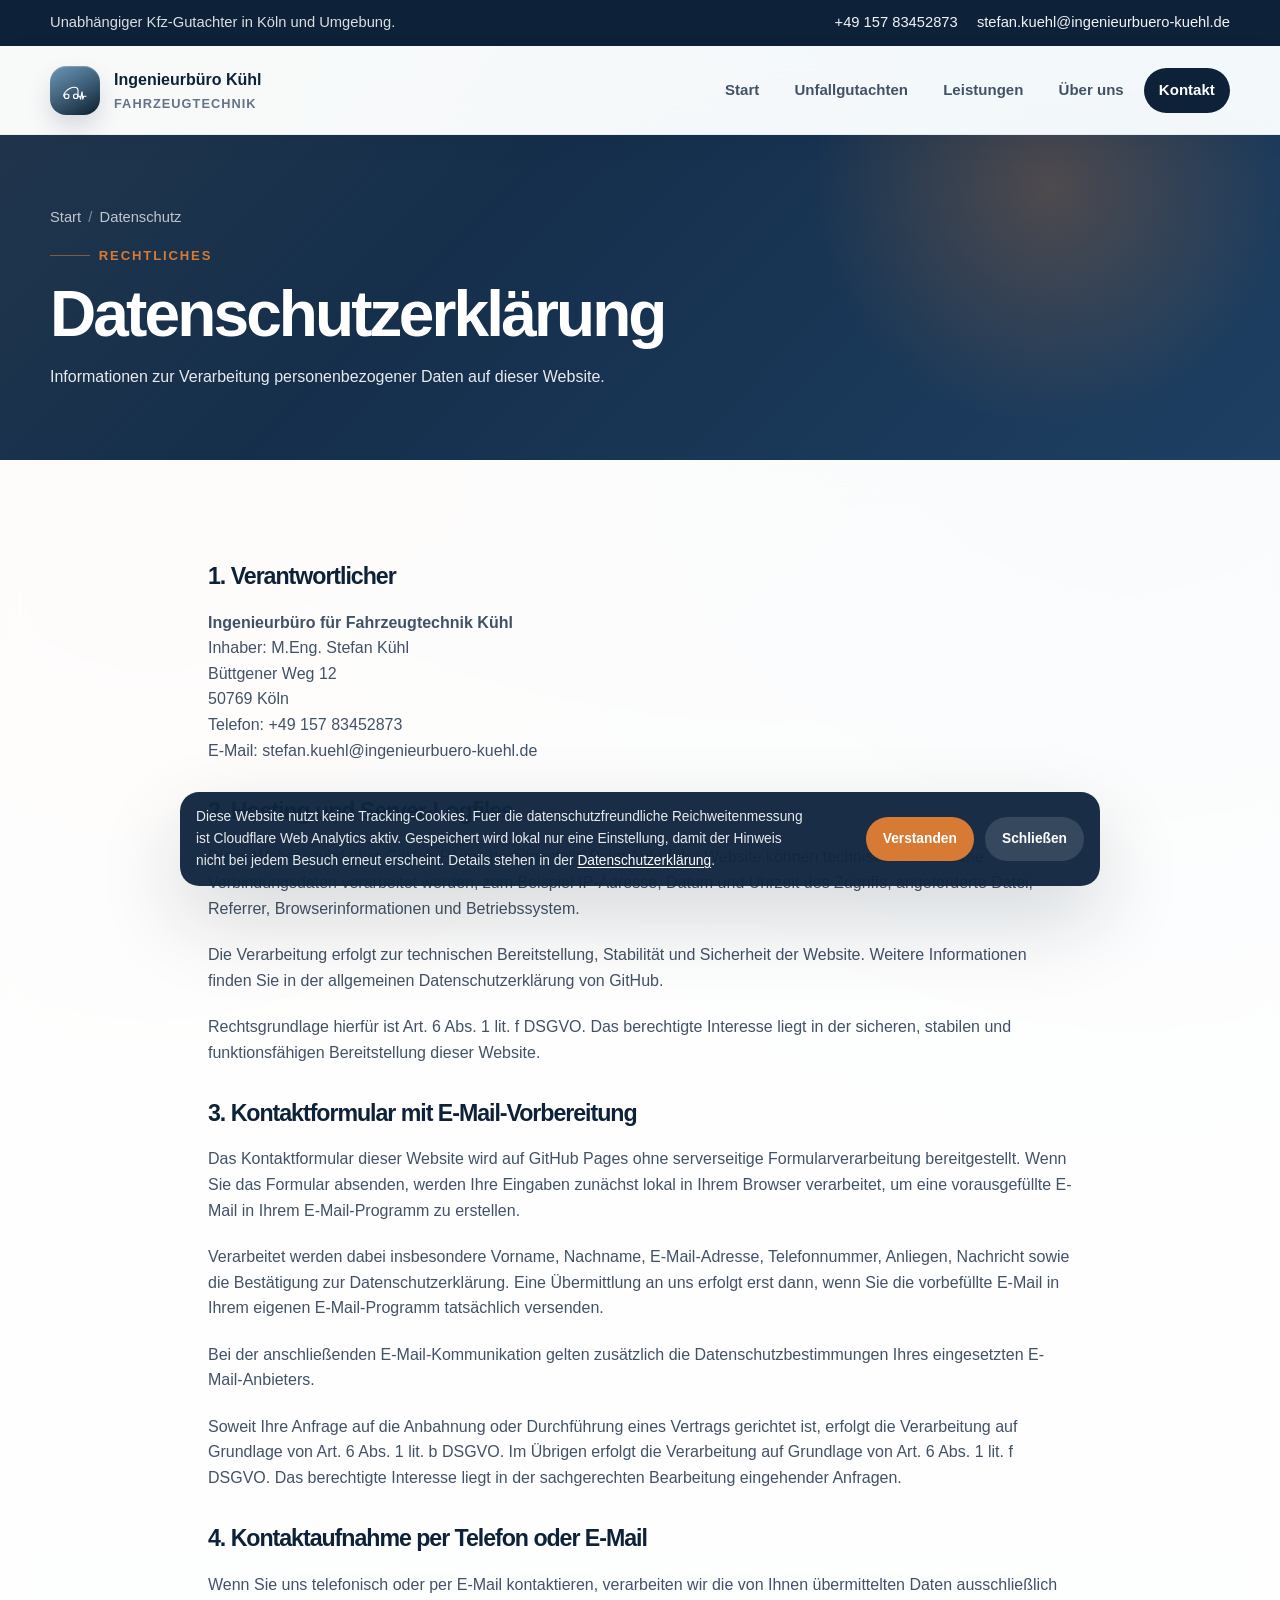
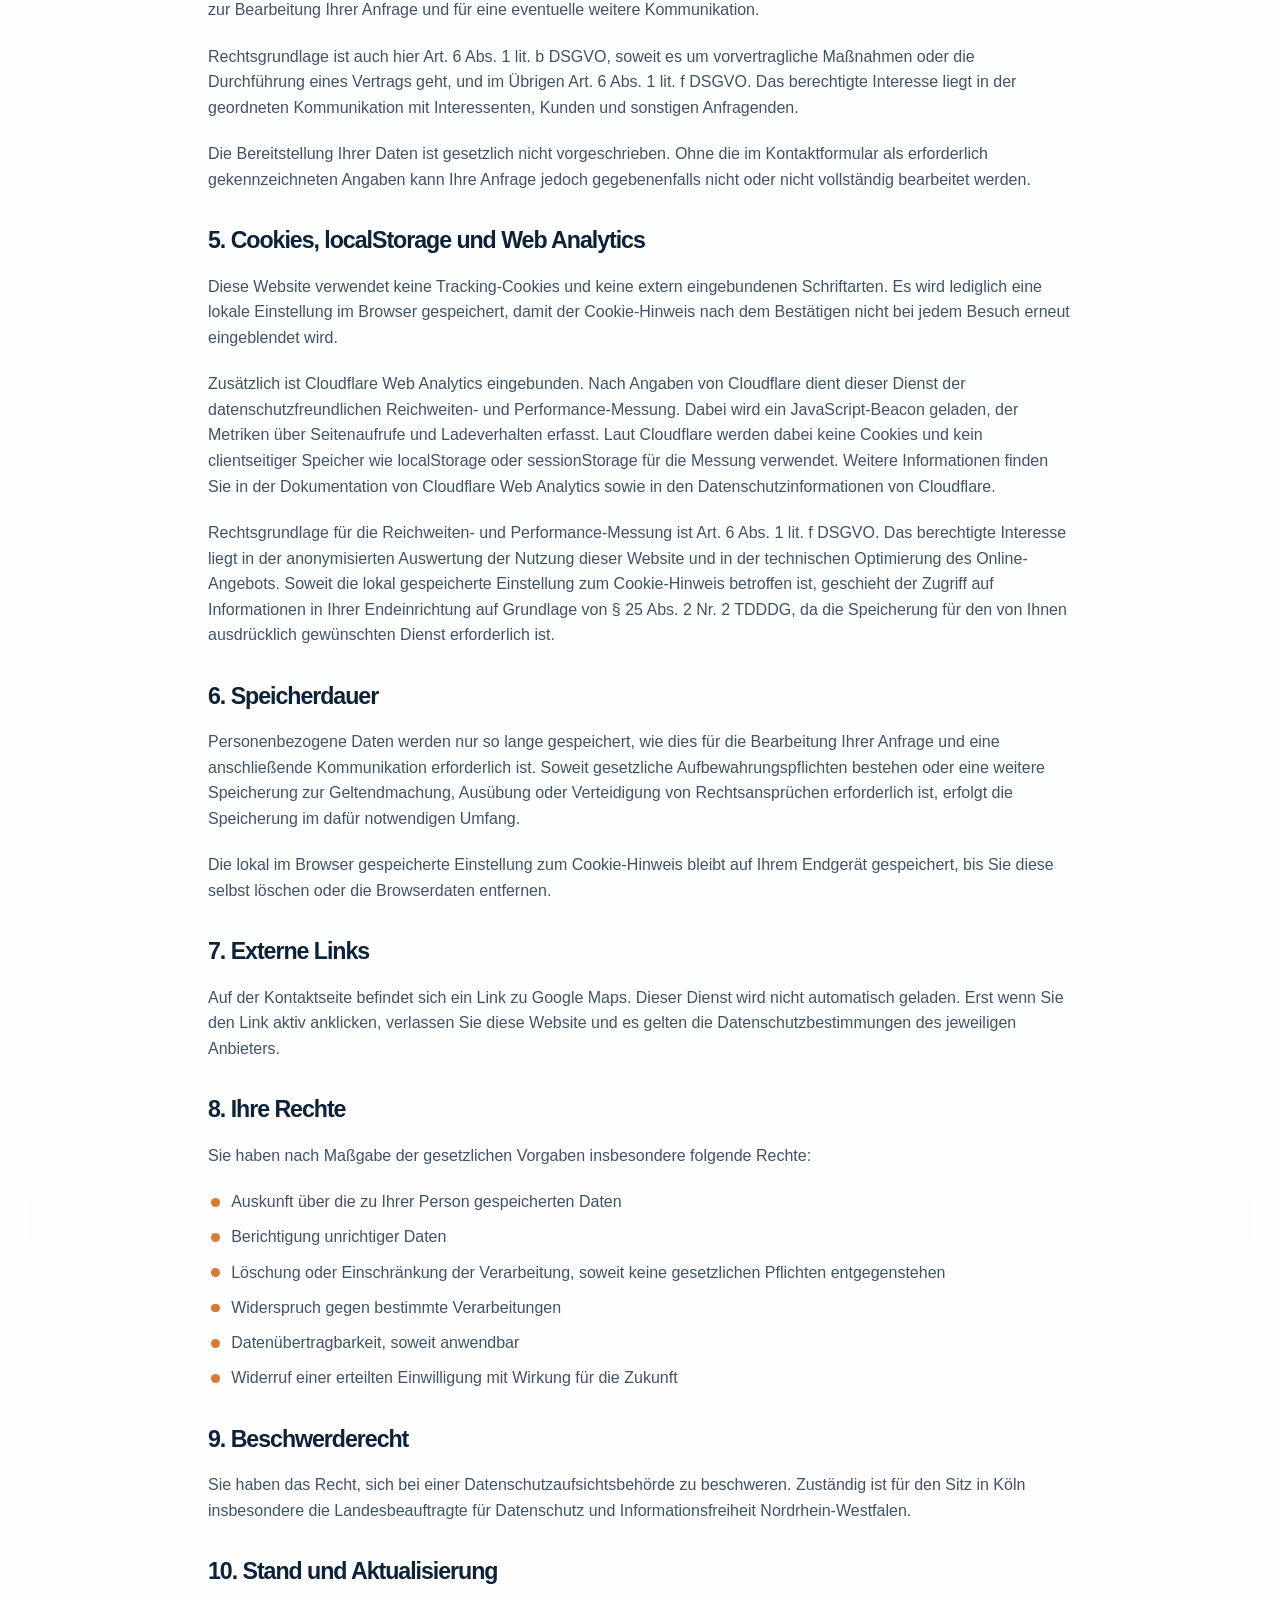
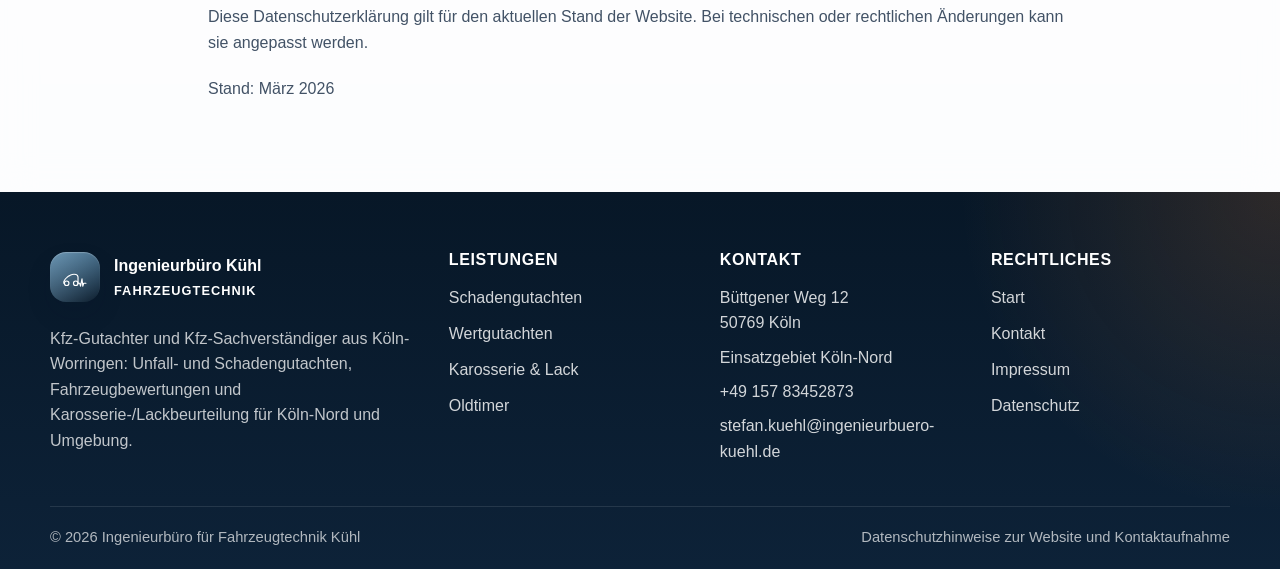
<file: datenschutz.html>
<!DOCTYPE html>
<html lang="de">
<head>
  <meta charset="UTF-8">
  <meta name="viewport" content="width=device-width, initial-scale=1.0">
  <meta name="description" content="Datenschutzerkl&auml;rung des Ingenieurb&uuml;ros f&uuml;r Fahrzeugtechnik K&uuml;hl.">
  <meta name="robots" content="noindex, follow">
  <meta name="theme-color" content="#10263f">
  <title>Datenschutz | Ingenieurb&uuml;ro f&uuml;r Fahrzeugtechnik K&uuml;hl</title>
  <link rel="stylesheet" href="css/style.css?v=20261021-1">
</head>
<body>
  <a class="skip-link" href="#main-content">Zum Inhalt springen</a>
  <div class="mobile-backdrop" data-nav-backdrop></div>

  <header class="site-header">
    <div class="topbar">
      <div class="container topbar__inner">
        <p>Unabh&auml;ngiger Kfz-Gutachter in K&ouml;ln und Umgebung.</p>
        <div class="topbar__links">
          <a href="tel:+4915783452873">+49 157 83452873</a>
          <a href="mailto:stefan.kuehl@ingenieurbuero-kuehl.de">stefan.kuehl@ingenieurbuero-kuehl.de</a>
        </div>
      </div>
    </div>
    <div class="header-shell">
      <div class="container header-shell__inner">
        <a class="brand" href="index.html" aria-label="Startseite des Ingenieurb&uuml;ros K&uuml;hl">
          <span class="brand__mark" aria-hidden="true">
            <svg viewBox="0 0 48 48" xmlns="http://www.w3.org/2000/svg">
              <path d="M5,34 L5,31 Q7,26 10,24 Q13,21 16,20 Q20,18 23,18 Q27,18 29,20 L30,23 L30,34" stroke="#ffffff" stroke-width="2" fill="none" stroke-linecap="round" stroke-linejoin="round"/>
              <circle cx="10" cy="34" r="4" stroke="#ffffff" stroke-width="2" fill="none"/>
              <circle cx="26" cy="34" r="4" stroke="#ffffff" stroke-width="2" fill="none"/>
              <path d="M30,34 L33,34 L34.5,39 L37,26 L38.5,39 L40,34 L44,34" stroke="#ffffff" stroke-width="2" fill="none" stroke-linecap="round" stroke-linejoin="round"/>
            </svg>
          </span>
          <span class="brand__text">
            <strong>Ingenieurb&uuml;ro K&uuml;hl</strong>
            <span>Fahrzeugtechnik</span>
          </span>
        </a>

        <button class="nav-toggle" type="button" aria-expanded="false" aria-controls="site-nav" aria-label="Navigation &ouml;ffnen" data-nav-toggle>
          <span></span>
          <span></span>
          <span></span>
        </button>

        <nav class="site-nav" id="site-nav" aria-label="Hauptnavigation">
          <ul class="nav-list">
            <li><a href="index.html">Start</a></li>
            <li><a href="unfallgutachten.html">Unfallgutachten</a></li>
            <li><a href="leistungen.html">Leistungen</a></li>
            <li><a href="ueber-uns.html">&Uuml;ber uns</a></li>
            <li><a href="kontakt.html" class="nav-list__cta">Kontakt</a></li>
          </ul>
          <div class="site-nav__meta">
            <p>Hier finden Sie die Hinweise zum Umgang mit personenbezogenen Daten auf dieser Website.</p>
            <a class="button button--primary button--block" href="kontakt.html">Zum Kontakt</a>
          </div>
        </nav>
      </div>
    </div>
  </header>

  <main id="main-content">
    <section class="page-hero">
      <div class="container page-hero__content">
        <nav class="breadcrumb" aria-label="Brotkrumen">
          <a href="index.html">Start</a>
          <span aria-hidden="true">/</span>
          <span aria-current="page">Datenschutz</span>
        </nav>
        <span class="eyebrow">Rechtliches</span>
        <h1>Datenschutzerkl&auml;rung</h1>
        <p>Informationen zur Verarbeitung personenbezogener Daten auf dieser Website.</p>
      </div>
    </section>

    <section class="section section--light">
      <div class="container legal-content">
        <h2>1. Verantwortlicher</h2>
        <address>
          <strong>Ingenieurb&uuml;ro f&uuml;r Fahrzeugtechnik K&uuml;hl</strong><br>
          Inhaber: M.Eng. Stefan K&uuml;hl<br>
          B&uuml;ttgener Weg 12<br>
          50769 K&ouml;ln<br>
          Telefon: <a href="tel:+4915783452873">+49 157 83452873</a><br>
          E-Mail: <a href="mailto:stefan.kuehl@ingenieurbuero-kuehl.de">stefan.kuehl@ingenieurbuero-kuehl.de</a>
        </address>

        <h2>2. Hosting und Server-Logfiles</h2>
        <p>
          Diese Website wird &uuml;ber GitHub Pages bereitgestellt. Beim Aufruf der Website k&ouml;nnen technisch
          erforderliche Verbindungsdaten verarbeitet werden, zum Beispiel IP-Adresse, Datum und Uhrzeit des Zugriffs,
          angeforderte Datei, Referrer, Browserinformationen und Betriebssystem.
        </p>
        <p>
          Die Verarbeitung erfolgt zur technischen Bereitstellung, Stabilit&auml;t und Sicherheit der Website. Weitere
          Informationen finden Sie in der allgemeinen Datenschutzerkl&auml;rung von
          <a href="https://docs.github.com/en/site-policy/privacy-policies/github-general-privacy-statement" target="_blank" rel="noopener noreferrer">GitHub</a>.
        </p>
        <p>
          Rechtsgrundlage hierf&uuml;r ist Art. 6 Abs. 1 lit. f DSGVO. Das berechtigte Interesse liegt in der sicheren,
          stabilen und funktionsf&auml;higen Bereitstellung dieser Website.
        </p>

        <h2>3. Kontaktformular mit E-Mail-Vorbereitung</h2>
        <p>
          Das Kontaktformular dieser Website wird auf GitHub Pages ohne serverseitige Formularverarbeitung bereitgestellt.
          Wenn Sie das Formular absenden, werden Ihre Eingaben zun&auml;chst lokal in Ihrem Browser verarbeitet, um eine
          vorausgef&uuml;llte E-Mail in Ihrem E-Mail-Programm zu erstellen.
        </p>
        <p>
          Verarbeitet werden dabei insbesondere Vorname, Nachname, E-Mail-Adresse, Telefonnummer, Anliegen,
          Nachricht sowie die Best&auml;tigung zur Datenschutzerkl&auml;rung. Eine &Uuml;bermittlung an uns erfolgt erst dann,
          wenn Sie die vorbef&uuml;llte E-Mail in Ihrem eigenen E-Mail-Programm tats&auml;chlich versenden.
        </p>
        <p>
          Bei der anschlie&szlig;enden E-Mail-Kommunikation gelten zus&auml;tzlich die Datenschutzbestimmungen Ihres
          eingesetzten E-Mail-Anbieters.
        </p>
        <p>
          Soweit Ihre Anfrage auf die Anbahnung oder Durchf&uuml;hrung eines Vertrags gerichtet ist, erfolgt die
          Verarbeitung auf Grundlage von Art. 6 Abs. 1 lit. b DSGVO. Im &Uuml;brigen erfolgt die Verarbeitung auf
          Grundlage von Art. 6 Abs. 1 lit. f DSGVO. Das berechtigte Interesse liegt in der sachgerechten Bearbeitung
          eingehender Anfragen.
        </p>

        <h2>4. Kontaktaufnahme per Telefon oder E-Mail</h2>
        <p>
          Wenn Sie uns telefonisch oder per E-Mail kontaktieren, verarbeiten wir die von Ihnen &uuml;bermittelten Daten
          ausschlie&szlig;lich zur Bearbeitung Ihrer Anfrage und f&uuml;r eine eventuelle weitere Kommunikation.
        </p>
        <p>
          Rechtsgrundlage ist auch hier Art. 6 Abs. 1 lit. b DSGVO, soweit es um vorvertragliche Ma&szlig;nahmen oder die
          Durchf&uuml;hrung eines Vertrags geht, und im &Uuml;brigen Art. 6 Abs. 1 lit. f DSGVO. Das berechtigte Interesse
          liegt in der geordneten Kommunikation mit Interessenten, Kunden und sonstigen Anfragenden.
        </p>
        <p>
          Die Bereitstellung Ihrer Daten ist gesetzlich nicht vorgeschrieben. Ohne die im Kontaktformular als
          erforderlich gekennzeichneten Angaben kann Ihre Anfrage jedoch gegebenenfalls nicht oder nicht vollst&auml;ndig
          bearbeitet werden.
        </p>

        <h2>5. Cookies, localStorage und Web Analytics</h2>
        <p>
          Diese Website verwendet keine Tracking-Cookies und keine extern eingebundenen Schriftarten. Es wird lediglich
          eine lokale Einstellung im Browser gespeichert, damit der Cookie-Hinweis nach dem Best&auml;tigen nicht bei jedem
          Besuch erneut eingeblendet wird.
        </p>
        <p>
          Zus&auml;tzlich ist Cloudflare Web Analytics eingebunden. Nach Angaben von Cloudflare dient dieser Dienst der
          datenschutzfreundlichen Reichweiten- und Performance-Messung. Dabei wird ein JavaScript-Beacon geladen, der
          Metriken &uuml;ber Seitenaufrufe und Ladeverhalten erfasst. Laut Cloudflare werden dabei keine Cookies und kein
          clientseitiger Speicher wie localStorage oder sessionStorage f&uuml;r die Messung verwendet. Weitere Informationen
          finden Sie in der Dokumentation von
          <a href="https://developers.cloudflare.com/web-analytics/about/" target="_blank" rel="noopener noreferrer">Cloudflare Web Analytics</a>
          sowie in den Datenschutzinformationen von
          <a href="https://www.cloudflare.com/privacypolicy/" target="_blank" rel="noopener noreferrer">Cloudflare</a>.
        </p>
        <p>
          Rechtsgrundlage f&uuml;r die Reichweiten- und Performance-Messung ist Art. 6 Abs. 1 lit. f DSGVO. Das
          berechtigte Interesse liegt in der anonymisierten Auswertung der Nutzung dieser Website und in der technischen
          Optimierung des Online-Angebots. Soweit die lokal gespeicherte Einstellung zum Cookie-Hinweis betroffen ist,
          geschieht der Zugriff auf Informationen in Ihrer Endeinrichtung auf Grundlage von &sect; 25 Abs. 2 Nr. 2 TDDDG,
          da die Speicherung f&uuml;r den von Ihnen ausdr&uuml;cklich gew&uuml;nschten Dienst erforderlich ist.
        </p>

        <h2>6. Speicherdauer</h2>
        <p>
          Personenbezogene Daten werden nur so lange gespeichert, wie dies f&uuml;r die Bearbeitung Ihrer Anfrage und eine
          anschlie&szlig;ende Kommunikation erforderlich ist. Soweit gesetzliche Aufbewahrungspflichten bestehen oder eine
          weitere Speicherung zur Geltendmachung, Aus&uuml;bung oder Verteidigung von Rechtsanspr&uuml;chen erforderlich ist,
          erfolgt die Speicherung im daf&uuml;r notwendigen Umfang.
        </p>
        <p>
          Die lokal im Browser gespeicherte Einstellung zum Cookie-Hinweis bleibt auf Ihrem Endger&auml;t gespeichert, bis
          Sie diese selbst l&ouml;schen oder die Browserdaten entfernen.
        </p>

        <h2>7. Externe Links</h2>
        <p>
          Auf der Kontaktseite befindet sich ein Link zu Google Maps. Dieser Dienst wird nicht automatisch geladen.
          Erst wenn Sie den Link aktiv anklicken, verlassen Sie diese Website und es gelten die Datenschutzbestimmungen
          des jeweiligen Anbieters.
        </p>

        <h2>8. Ihre Rechte</h2>
        <p>Sie haben nach Ma&szlig;gabe der gesetzlichen Vorgaben insbesondere folgende Rechte:</p>
        <ul>
          <li>Auskunft &uuml;ber die zu Ihrer Person gespeicherten Daten</li>
          <li>Berichtigung unrichtiger Daten</li>
          <li>L&ouml;schung oder Einschr&auml;nkung der Verarbeitung, soweit keine gesetzlichen Pflichten entgegenstehen</li>
          <li>Widerspruch gegen bestimmte Verarbeitungen</li>
          <li>Daten&uuml;bertragbarkeit, soweit anwendbar</li>
          <li>Widerruf einer erteilten Einwilligung mit Wirkung f&uuml;r die Zukunft</li>
        </ul>

        <h2>9. Beschwerderecht</h2>
        <p>
          Sie haben das Recht, sich bei einer Datenschutzaufsichtsbeh&ouml;rde zu beschweren. Zust&auml;ndig ist f&uuml;r den
          Sitz in K&ouml;ln insbesondere die Landesbeauftragte f&uuml;r Datenschutz und Informationsfreiheit Nordrhein-Westfalen.
        </p>

        <h2>10. Stand und Aktualisierung</h2>
        <p>
          Diese Datenschutzerkl&auml;rung gilt f&uuml;r den aktuellen Stand der Website. Bei technischen oder rechtlichen
          &Auml;nderungen kann sie angepasst werden.
        </p>
        <p>Stand: M&auml;rz 2026</p>
      </div>
    </section>
  </main>

  <footer class="site-footer">
    <div class="container footer__grid">
      <div>
        <a class="brand brand--footer" href="index.html" aria-label="Startseite des Ingenieurb&uuml;ros K&uuml;hl">
          <span class="brand__mark" aria-hidden="true">
            <svg viewBox="0 0 48 48" xmlns="http://www.w3.org/2000/svg">
              <path d="M5,34 L5,31 Q7,26 10,24 Q13,21 16,20 Q20,18 23,18 Q27,18 29,20 L30,23 L30,34" stroke="#ffffff" stroke-width="2" fill="none" stroke-linecap="round" stroke-linejoin="round"/>
              <circle cx="10" cy="34" r="4" stroke="#ffffff" stroke-width="2" fill="none"/>
              <circle cx="26" cy="34" r="4" stroke="#ffffff" stroke-width="2" fill="none"/>
              <path d="M30,34 L33,34 L34.5,39 L37,26 L38.5,39 L40,34 L44,34" stroke="#ffffff" stroke-width="2" fill="none" stroke-linecap="round" stroke-linejoin="round"/>
            </svg>
          </span>
          <span class="brand__text">
            <strong>Ingenieurb&uuml;ro K&uuml;hl</strong>
            <span>Fahrzeugtechnik</span>
          </span>
        </a>
        <p class="footer__copy">
          Kfz-Gutachter und Kfz-Sachverst&auml;ndiger aus K&ouml;ln-Worringen: Unfall- und Schadengutachten, Fahrzeugbewertungen und Karosserie-/Lackbeurteilung f&uuml;r K&ouml;ln-Nord und Umgebung.
        </p>
      </div>

      <div>
        <h2 class="footer__title">Leistungen</h2>
        <div class="footer__links">
          <a href="leistungen.html#schadengutachten">Schadengutachten</a>
          <a href="leistungen.html#wertgutachten">Wertgutachten</a>
          <a href="leistungen.html#karosserie-lack">Karosserie &amp; Lack</a>
          <a href="leistungen.html#oldtimer">Oldtimer</a>
        </div>
      </div>

      <div>
        <h2 class="footer__title">Kontakt</h2>
        <address class="footer__address">
          <span>B&uuml;ttgener Weg 12<br>50769 K&ouml;ln</span>
          <a href="kfz-gutachter-koeln-nord.html">Einsatzgebiet K&ouml;ln-Nord</a>
          <a href="tel:+4915783452873">+49 157 83452873</a>
          <a href="mailto:stefan.kuehl@ingenieurbuero-kuehl.de">stefan.kuehl@ingenieurbuero-kuehl.de</a>
        </address>
      </div>

      <div>
        <h2 class="footer__title">Rechtliches</h2>
        <div class="footer__links">
          <a href="index.html">Start</a>
          <a href="kontakt.html">Kontakt</a>
          <a href="impressum.html">Impressum</a>
          <a href="datenschutz.html">Datenschutz</a>
        </div>
      </div>
    </div>

    <div class="container footer__bottom">
      <span>&copy; <span data-year></span> Ingenieurb&uuml;ro f&uuml;r Fahrzeugtechnik K&uuml;hl</span>
      <span>Datenschutzhinweise zur Website und Kontaktaufnahme</span>
    </div>
  </footer>

  <div class="cookie-banner is-hidden" id="cookie-banner" role="dialog" aria-label="Cookie-Hinweis" aria-live="polite">
    <p>
      Diese Website nutzt keine Tracking-Cookies. Fuer die datenschutzfreundliche Reichweitenmessung
      ist Cloudflare Web Analytics aktiv. Gespeichert wird lokal nur eine Einstellung, damit der
      Hinweis nicht bei jedem Besuch erneut erscheint. Details stehen in der
      <a href="datenschutz.html">Datenschutzerkl&auml;rung</a>.
    </p>
    <div class="cookie-banner__actions">
      <button class="cookie-banner__accept" id="cookie-accept" type="button">Verstanden</button>
      <button class="cookie-banner__close" id="cookie-close" type="button">Schlie&szlig;en</button>
    </div>
  </div>

  <script src="js/site-config.js?v=20260315-2"></script>
  <script src="js/cloudflare-analytics.js?v=20260315-1"></script>
  <script src="js/main.js?v=20260315-2"></script>
</body>
</html>
</file>
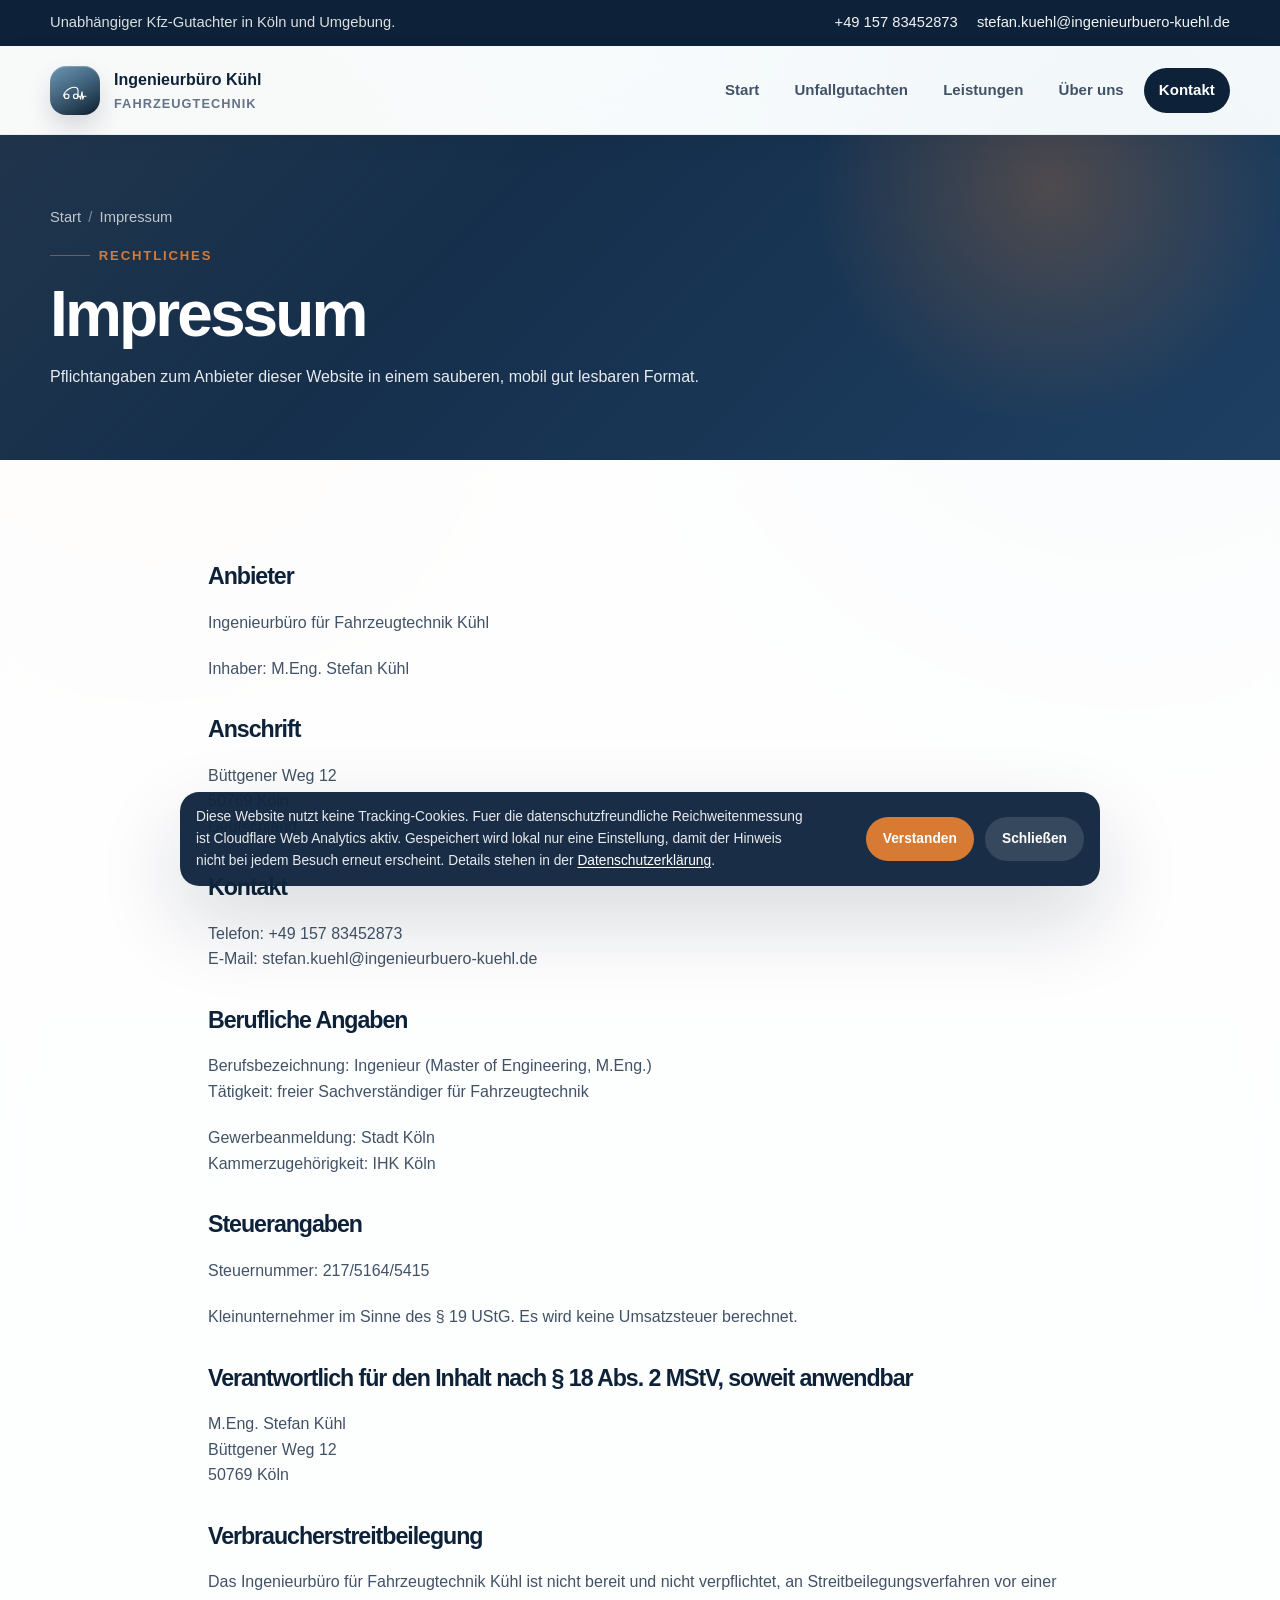
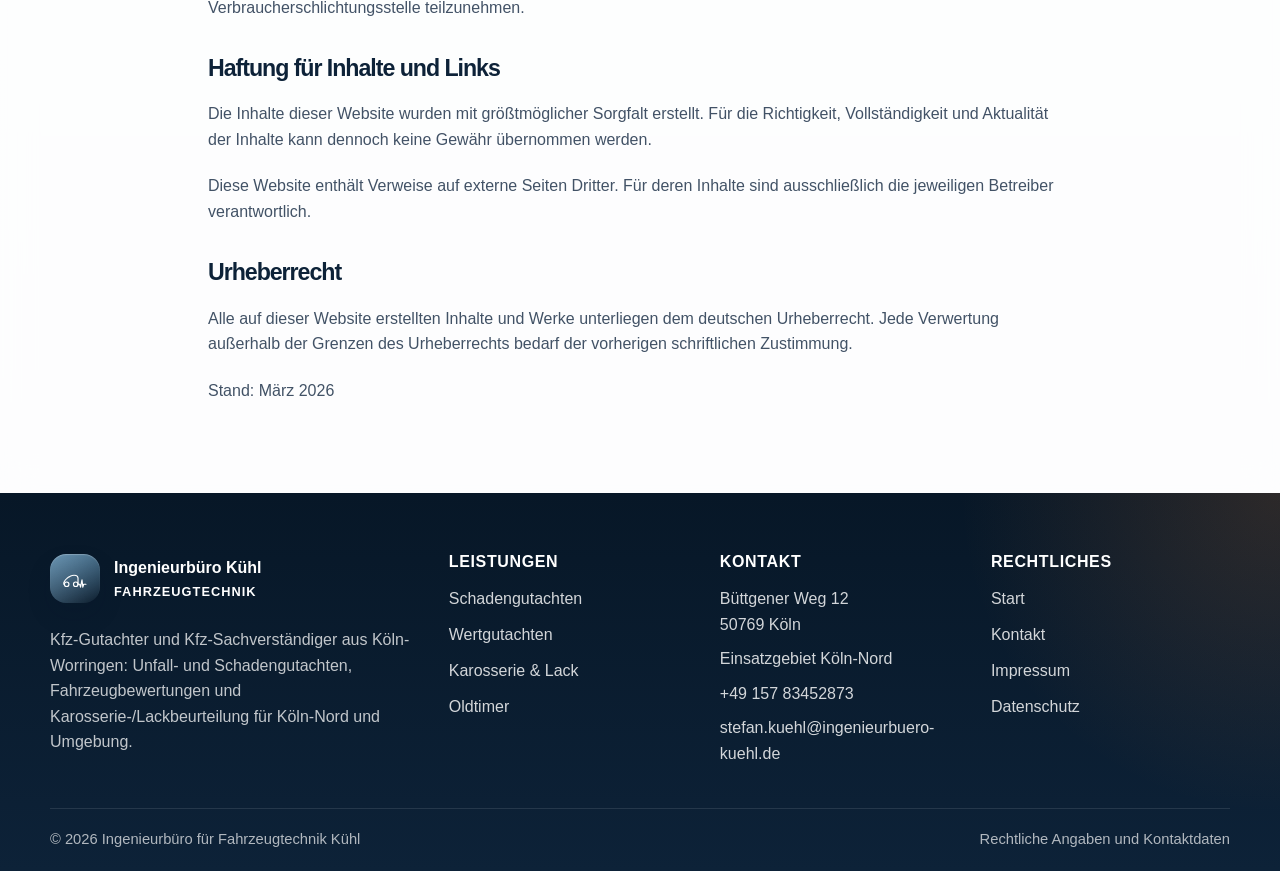
<file: impressum.html>
<!DOCTYPE html>
<html lang="de">
<head>
  <meta charset="UTF-8">
  <meta name="viewport" content="width=device-width, initial-scale=1.0">
  <meta name="description" content="Impressum des Ingenieurb&uuml;ros f&uuml;r Fahrzeugtechnik K&uuml;hl in K&ouml;ln.">
  <meta name="robots" content="noindex, follow">
  <meta name="theme-color" content="#10263f">
  <title>Impressum | Ingenieurb&uuml;ro f&uuml;r Fahrzeugtechnik K&uuml;hl</title>
  <link rel="stylesheet" href="css/style.css?v=20261021-1">
</head>
<body>
  <a class="skip-link" href="#main-content">Zum Inhalt springen</a>
  <div class="mobile-backdrop" data-nav-backdrop></div>

  <header class="site-header">
    <div class="topbar">
      <div class="container topbar__inner">
        <p>Unabh&auml;ngiger Kfz-Gutachter in K&ouml;ln und Umgebung.</p>
        <div class="topbar__links">
          <a href="tel:+4915783452873">+49 157 83452873</a>
          <a href="mailto:stefan.kuehl@ingenieurbuero-kuehl.de">stefan.kuehl@ingenieurbuero-kuehl.de</a>
        </div>
      </div>
    </div>
    <div class="header-shell">
      <div class="container header-shell__inner">
        <a class="brand" href="index.html" aria-label="Startseite des Ingenieurb&uuml;ros K&uuml;hl">
          <span class="brand__mark" aria-hidden="true">
            <svg viewBox="0 0 48 48" xmlns="http://www.w3.org/2000/svg">
              <path d="M5,34 L5,31 Q7,26 10,24 Q13,21 16,20 Q20,18 23,18 Q27,18 29,20 L30,23 L30,34" stroke="#ffffff" stroke-width="2" fill="none" stroke-linecap="round" stroke-linejoin="round"/>
              <circle cx="10" cy="34" r="4" stroke="#ffffff" stroke-width="2" fill="none"/>
              <circle cx="26" cy="34" r="4" stroke="#ffffff" stroke-width="2" fill="none"/>
              <path d="M30,34 L33,34 L34.5,39 L37,26 L38.5,39 L40,34 L44,34" stroke="#ffffff" stroke-width="2" fill="none" stroke-linecap="round" stroke-linejoin="round"/>
            </svg>
          </span>
          <span class="brand__text">
            <strong>Ingenieurb&uuml;ro K&uuml;hl</strong>
            <span>Fahrzeugtechnik</span>
          </span>
        </a>

        <button class="nav-toggle" type="button" aria-expanded="false" aria-controls="site-nav" aria-label="Navigation &ouml;ffnen" data-nav-toggle>
          <span></span>
          <span></span>
          <span></span>
        </button>

        <nav class="site-nav" id="site-nav" aria-label="Hauptnavigation">
          <ul class="nav-list">
            <li><a href="index.html">Start</a></li>
            <li><a href="unfallgutachten.html">Unfallgutachten</a></li>
            <li><a href="leistungen.html">Leistungen</a></li>
            <li><a href="ueber-uns.html">&Uuml;ber uns</a></li>
            <li><a href="kontakt.html" class="nav-list__cta">Kontakt</a></li>
          </ul>
          <div class="site-nav__meta">
            <p>Hier finden Sie die rechtlichen Angaben und die direkten Kontaktdaten des B&uuml;ros.</p>
            <a class="button button--primary button--block" href="kontakt.html">Kontakt aufnehmen</a>
          </div>
        </nav>
      </div>
    </div>
  </header>

  <main id="main-content">
    <section class="page-hero">
      <div class="container page-hero__content">
        <nav class="breadcrumb" aria-label="Brotkrumen">
          <a href="index.html">Start</a>
          <span aria-hidden="true">/</span>
          <span aria-current="page">Impressum</span>
        </nav>
        <span class="eyebrow">Rechtliches</span>
        <h1>Impressum</h1>
        <p>Pflichtangaben zum Anbieter dieser Website in einem sauberen, mobil gut lesbaren Format.</p>
      </div>
    </section>

    <section class="section section--light">
      <div class="container legal-content">
        <h2>Anbieter</h2>
        <p>Ingenieurb&uuml;ro f&uuml;r Fahrzeugtechnik K&uuml;hl</p>
        <p>Inhaber: M.Eng. Stefan K&uuml;hl</p>

        <h2>Anschrift</h2>
        <address>
          B&uuml;ttgener Weg 12<br>
          50769 K&ouml;ln<br>
          Deutschland
        </address>

        <h2>Kontakt</h2>
        <p>
          Telefon: <a href="tel:+4915783452873">+49 157 83452873</a><br>
          E-Mail: <a href="mailto:stefan.kuehl@ingenieurbuero-kuehl.de">stefan.kuehl@ingenieurbuero-kuehl.de</a>
        </p>

        <h2>Berufliche Angaben</h2>
        <p>
          Berufsbezeichnung: Ingenieur (Master of Engineering, M.Eng.)<br>
          T&auml;tigkeit: freier Sachverst&auml;ndiger f&uuml;r Fahrzeugtechnik
        </p>
        <p>
          Gewerbeanmeldung: Stadt K&ouml;ln<br>
          Kammerzugeh&ouml;rigkeit: IHK K&ouml;ln
        </p>

        <h2>Steuerangaben</h2>
        <p>Steuernummer: 217/5164/5415</p>
        <p>Kleinunternehmer im Sinne des &sect; 19 UStG. Es wird keine Umsatzsteuer berechnet.</p>

        <h2>Verantwortlich f&uuml;r den Inhalt nach &sect; 18 Abs. 2 MStV, soweit anwendbar</h2>
        <address>
          M.Eng. Stefan K&uuml;hl<br>
          B&uuml;ttgener Weg 12<br>
          50769 K&ouml;ln
        </address>

        <h2>Verbraucherstreitbeilegung</h2>
        <p>
          Das Ingenieurb&uuml;ro f&uuml;r Fahrzeugtechnik K&uuml;hl ist nicht bereit und nicht verpflichtet, an
          Streitbeilegungsverfahren vor einer Verbraucherschlichtungsstelle teilzunehmen.
        </p>

        <h2>Haftung f&uuml;r Inhalte und Links</h2>
        <p>
          Die Inhalte dieser Website wurden mit gr&ouml;&szlig;tm&ouml;glicher Sorgfalt erstellt. F&uuml;r die Richtigkeit,
          Vollst&auml;ndigkeit und Aktualit&auml;t der Inhalte kann dennoch keine Gew&auml;hr &uuml;bernommen werden.
        </p>
        <p>
          Diese Website enth&auml;lt Verweise auf externe Seiten Dritter. F&uuml;r deren Inhalte sind ausschlie&szlig;lich die
          jeweiligen Betreiber verantwortlich.
        </p>

        <h2>Urheberrecht</h2>
        <p>
          Alle auf dieser Website erstellten Inhalte und Werke unterliegen dem deutschen Urheberrecht. Jede
          Verwertung au&szlig;erhalb der Grenzen des Urheberrechts bedarf der vorherigen schriftlichen Zustimmung.
        </p>

        <p>Stand: M&auml;rz 2026</p>
      </div>
    </section>
  </main>

  <footer class="site-footer">
    <div class="container footer__grid">
      <div>
        <a class="brand brand--footer" href="index.html" aria-label="Startseite des Ingenieurb&uuml;ros K&uuml;hl">
          <span class="brand__mark" aria-hidden="true">
            <svg viewBox="0 0 48 48" xmlns="http://www.w3.org/2000/svg">
              <path d="M5,34 L5,31 Q7,26 10,24 Q13,21 16,20 Q20,18 23,18 Q27,18 29,20 L30,23 L30,34" stroke="#ffffff" stroke-width="2" fill="none" stroke-linecap="round" stroke-linejoin="round"/>
              <circle cx="10" cy="34" r="4" stroke="#ffffff" stroke-width="2" fill="none"/>
              <circle cx="26" cy="34" r="4" stroke="#ffffff" stroke-width="2" fill="none"/>
              <path d="M30,34 L33,34 L34.5,39 L37,26 L38.5,39 L40,34 L44,34" stroke="#ffffff" stroke-width="2" fill="none" stroke-linecap="round" stroke-linejoin="round"/>
            </svg>
          </span>
          <span class="brand__text">
            <strong>Ingenieurb&uuml;ro K&uuml;hl</strong>
            <span>Fahrzeugtechnik</span>
          </span>
        </a>
        <p class="footer__copy">
          Kfz-Gutachter und Kfz-Sachverst&auml;ndiger aus K&ouml;ln-Worringen: Unfall- und Schadengutachten, Fahrzeugbewertungen und Karosserie-/Lackbeurteilung f&uuml;r K&ouml;ln-Nord und Umgebung.
        </p>
      </div>

      <div>
        <h2 class="footer__title">Leistungen</h2>
        <div class="footer__links">
          <a href="leistungen.html#schadengutachten">Schadengutachten</a>
          <a href="leistungen.html#wertgutachten">Wertgutachten</a>
          <a href="leistungen.html#karosserie-lack">Karosserie &amp; Lack</a>
          <a href="leistungen.html#oldtimer">Oldtimer</a>
        </div>
      </div>

      <div>
        <h2 class="footer__title">Kontakt</h2>
        <address class="footer__address">
          <span>B&uuml;ttgener Weg 12<br>50769 K&ouml;ln</span>
          <a href="kfz-gutachter-koeln-nord.html">Einsatzgebiet K&ouml;ln-Nord</a>
          <a href="tel:+4915783452873">+49 157 83452873</a>
          <a href="mailto:stefan.kuehl@ingenieurbuero-kuehl.de">stefan.kuehl@ingenieurbuero-kuehl.de</a>
        </address>
      </div>

      <div>
        <h2 class="footer__title">Rechtliches</h2>
        <div class="footer__links">
          <a href="index.html">Start</a>
          <a href="kontakt.html">Kontakt</a>
          <a href="impressum.html">Impressum</a>
          <a href="datenschutz.html">Datenschutz</a>
        </div>
      </div>
    </div>

    <div class="container footer__bottom">
      <span>&copy; <span data-year></span> Ingenieurb&uuml;ro f&uuml;r Fahrzeugtechnik K&uuml;hl</span>
      <span>Rechtliche Angaben und Kontaktdaten</span>
    </div>
  </footer>

  <div class="cookie-banner is-hidden" id="cookie-banner" role="dialog" aria-label="Cookie-Hinweis" aria-live="polite">
    <p>
      Diese Website nutzt keine Tracking-Cookies. Fuer die datenschutzfreundliche Reichweitenmessung
      ist Cloudflare Web Analytics aktiv. Gespeichert wird lokal nur eine Einstellung, damit der
      Hinweis nicht bei jedem Besuch erneut erscheint. Details stehen in der
      <a href="datenschutz.html">Datenschutzerkl&auml;rung</a>.
    </p>
    <div class="cookie-banner__actions">
      <button class="cookie-banner__accept" id="cookie-accept" type="button">Verstanden</button>
      <button class="cookie-banner__close" id="cookie-close" type="button">Schlie&szlig;en</button>
    </div>
  </div>

  <script src="js/site-config.js?v=20260315-2"></script>
  <script src="js/cloudflare-analytics.js?v=20260315-1"></script>
  <script src="js/main.js?v=20260315-2"></script>
</body>
</html>
</file>
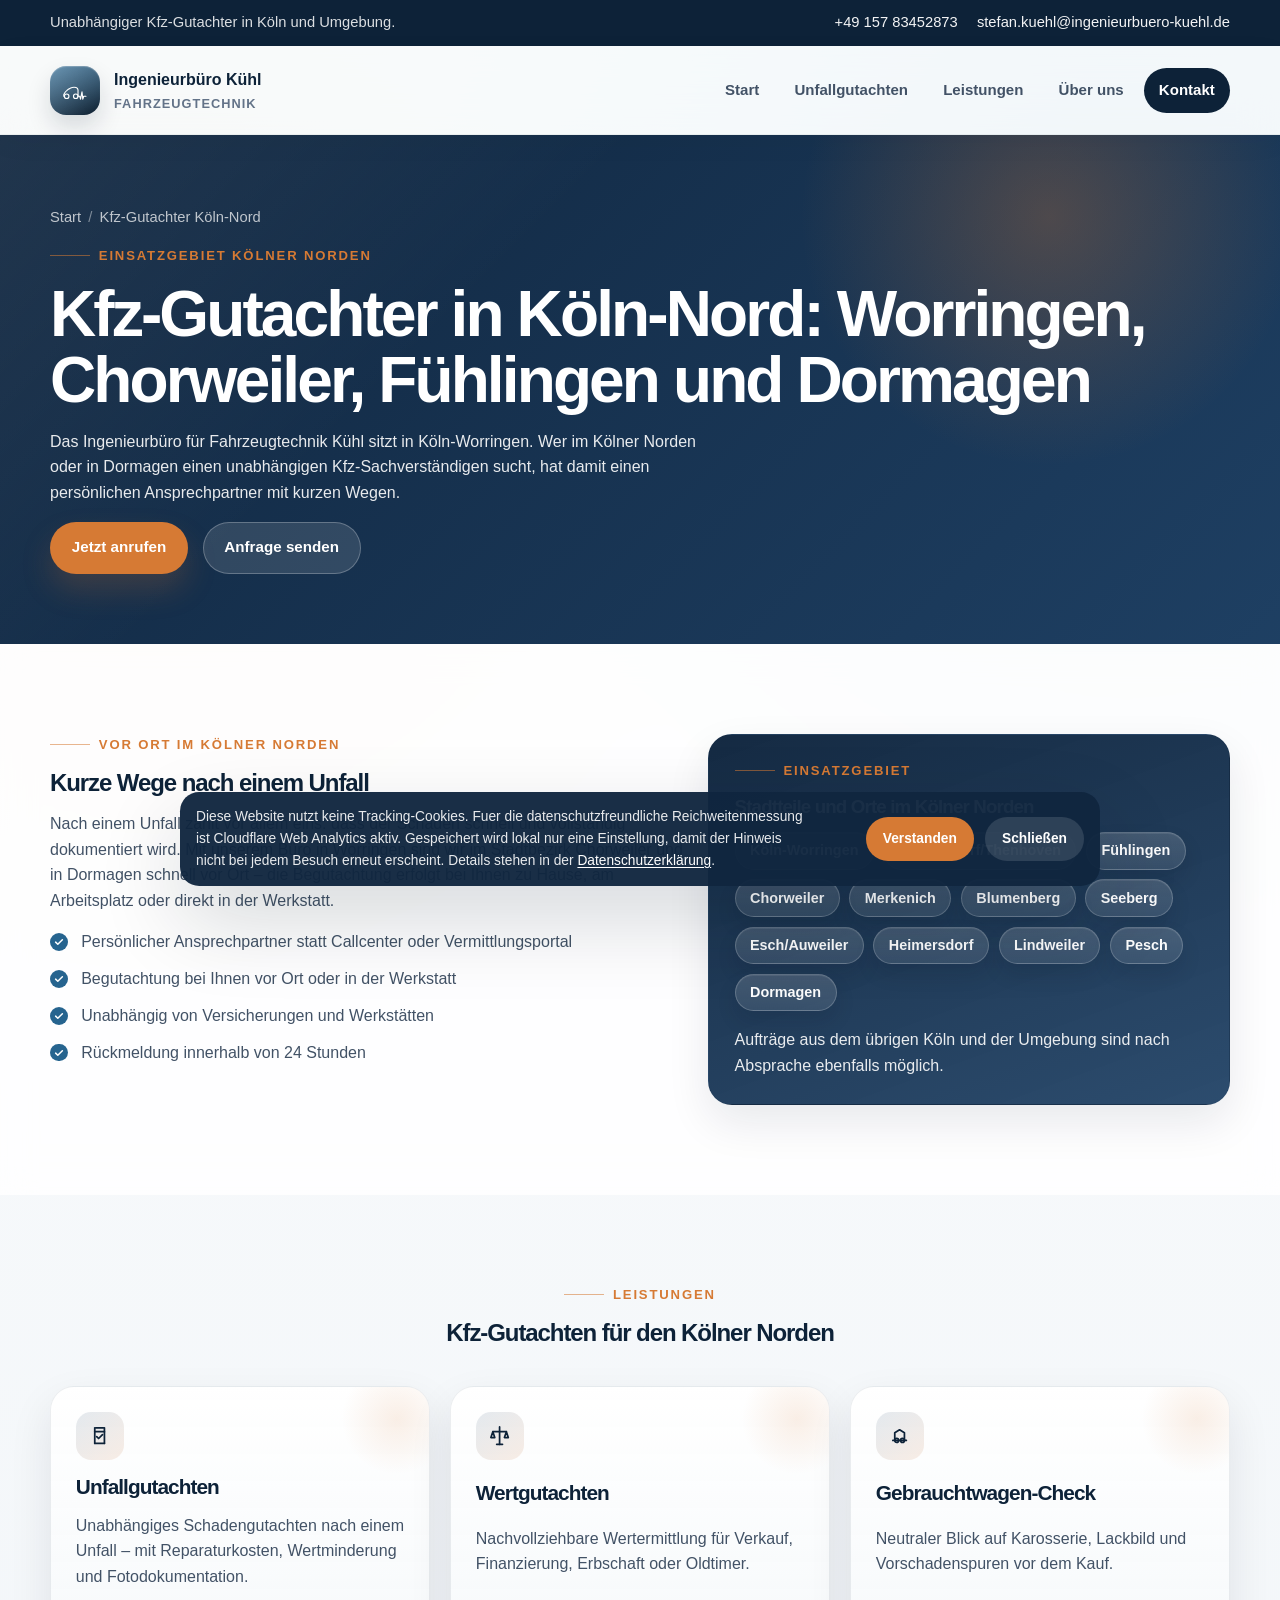
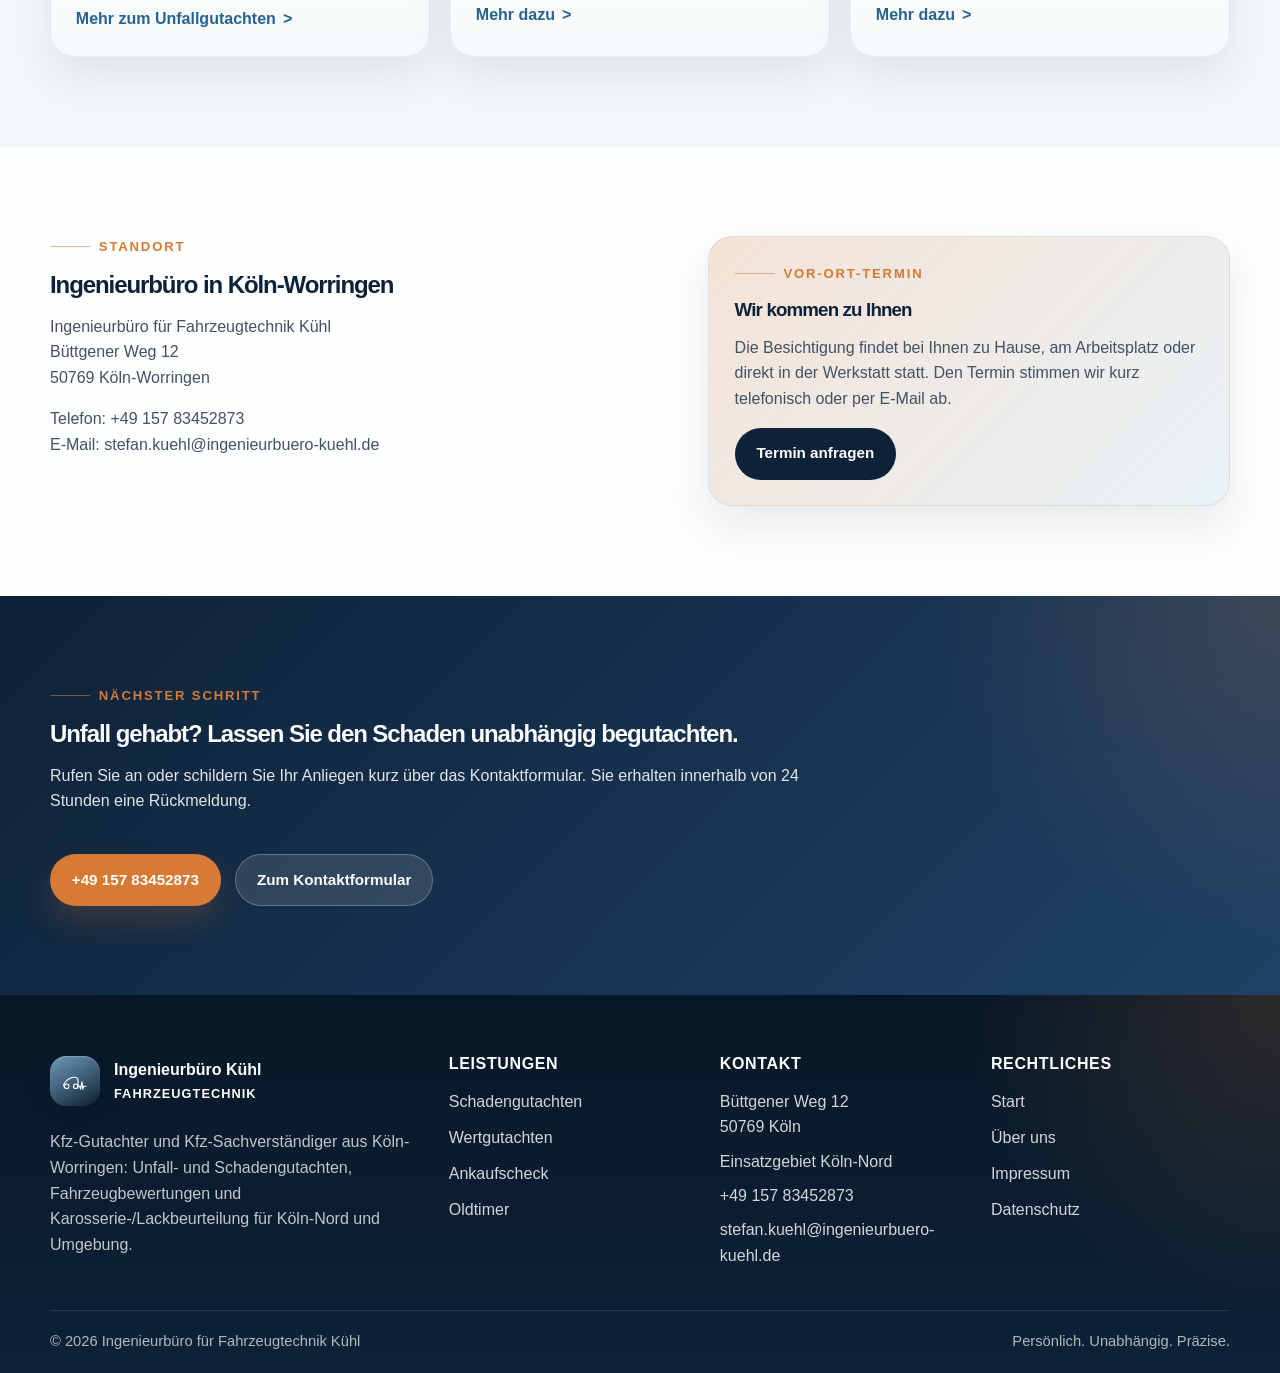
<file: kfz-gutachter-koeln-nord.html>
<!DOCTYPE html>
<html lang="de">
<head>
  <meta charset="UTF-8">
  <meta name="viewport" content="width=device-width, initial-scale=1.0">
  <meta name="description" content="Ihr Kfz-Gutachter im K&ouml;lner Norden: B&uuml;ro in K&ouml;ln-Worringen, kurze Wege nach Chorweiler, F&uuml;hlingen, Merkenich, Roggendorf/Thenhoven und Dormagen. Unfallgutachten, Wertgutachten und Gebrauchtwagen-Check.">
  <meta name="robots" content="index, follow">
  <link rel="canonical" href="https://ingenieurbuero-kuehl.de/kfz-gutachter-koeln-nord.html">
  <meta property="og:type" content="website">
  <meta property="og:locale" content="de_DE">
  <meta property="og:site_name" content="Ingenieurb&uuml;ro f&uuml;r Fahrzeugtechnik K&uuml;hl">
  <meta property="og:title" content="Kfz-Gutachter K&ouml;ln-Nord: Worringen, Chorweiler &amp; Dormagen">
  <meta property="og:description" content="Ihr Kfz-Gutachter im K&ouml;lner Norden: B&uuml;ro in K&ouml;ln-Worringen, kurze Wege nach Chorweiler, F&uuml;hlingen, Merkenich, Roggendorf/Thenhoven und Dormagen. Unfallgutachten, Wertgutachten und Gebrauchtwagen-Check.">
  <meta property="og:url" content="https://ingenieurbuero-kuehl.de/kfz-gutachter-koeln-nord.html">
  <meta name="theme-color" content="#10263f">
  <title>Kfz-Gutachter K&ouml;ln-Nord: Worringen, Chorweiler &amp; Dormagen</title>
  <link rel="stylesheet" href="css/style.css?v=20261021-1">
  <script type="application/ld+json">
{
  "@context": "https://schema.org",
  "@type": "Service",
  "name": "Kfz-Gutachter Köln-Nord",
  "serviceType": "Kfz-Sachverständiger",
  "provider": {
    "@id": "https://ingenieurbuero-kuehl.de/#organisation"
  },
  "areaServed": [
    {
      "@type": "Place",
      "name": "Köln-Worringen"
    },
    {
      "@type": "Place",
      "name": "Köln-Roggendorf/Thenhoven"
    },
    {
      "@type": "Place",
      "name": "Köln-Fühlingen"
    },
    {
      "@type": "Place",
      "name": "Köln-Chorweiler"
    },
    {
      "@type": "Place",
      "name": "Köln-Merkenich"
    },
    {
      "@type": "Place",
      "name": "Köln-Blumenberg"
    },
    {
      "@type": "Place",
      "name": "Köln-Seeberg"
    },
    {
      "@type": "Place",
      "name": "Köln-Esch/Auweiler"
    },
    {
      "@type": "Place",
      "name": "Köln-Heimersdorf"
    },
    {
      "@type": "Place",
      "name": "Dormagen"
    }
  ],
  "url": "https://ingenieurbuero-kuehl.de/kfz-gutachter-koeln-nord.html"
}
  </script>
  <script type="application/ld+json">
{
  "@context": "https://schema.org",
  "@type": "BreadcrumbList",
  "itemListElement": [
    {
      "@type": "ListItem",
      "position": 1,
      "name": "Start",
      "item": "https://ingenieurbuero-kuehl.de/"
    },
    {
      "@type": "ListItem",
      "position": 2,
      "name": "Kfz-Gutachter Köln-Nord",
      "item": "https://ingenieurbuero-kuehl.de/kfz-gutachter-koeln-nord.html"
    }
  ]
}
  </script>
</head>
<body>
  <a class="skip-link" href="#main-content">Zum Inhalt springen</a>
  <div class="mobile-backdrop" data-nav-backdrop></div>

  <header class="site-header">
    <div class="topbar">
      <div class="container topbar__inner">
        <p>Unabh&auml;ngiger Kfz-Gutachter in K&ouml;ln und Umgebung.</p>
        <div class="topbar__links">
          <a href="tel:+4915783452873">+49 157 83452873</a>
          <a href="mailto:stefan.kuehl@ingenieurbuero-kuehl.de">stefan.kuehl@ingenieurbuero-kuehl.de</a>
        </div>
      </div>
    </div>
    <div class="header-shell">
      <div class="container header-shell__inner">
        <a class="brand" href="index.html" aria-label="Startseite des Ingenieurb&uuml;ros K&uuml;hl">
          <span class="brand__mark" aria-hidden="true">
            <svg viewBox="0 0 48 48" xmlns="http://www.w3.org/2000/svg">
              <path d="M5,34 L5,31 Q7,26 10,24 Q13,21 16,20 Q20,18 23,18 Q27,18 29,20 L30,23 L30,34" stroke="#ffffff" stroke-width="2" fill="none" stroke-linecap="round" stroke-linejoin="round"/>
              <circle cx="10" cy="34" r="4" stroke="#ffffff" stroke-width="2" fill="none"/>
              <circle cx="26" cy="34" r="4" stroke="#ffffff" stroke-width="2" fill="none"/>
              <path d="M30,34 L33,34 L34.5,39 L37,26 L38.5,39 L40,34 L44,34" stroke="#ffffff" stroke-width="2" fill="none" stroke-linecap="round" stroke-linejoin="round"/>
            </svg>
          </span>
          <span class="brand__text">
            <strong>Ingenieurb&uuml;ro K&uuml;hl</strong>
            <span>Fahrzeugtechnik</span>
          </span>
        </a>

        <button class="nav-toggle" type="button" aria-expanded="false" aria-controls="site-nav" aria-label="Navigation &ouml;ffnen" data-nav-toggle>
          <span></span>
          <span></span>
          <span></span>
        </button>

        <nav class="site-nav" id="site-nav" aria-label="Hauptnavigation">
          <ul class="nav-list">
            <li><a href="index.html">Start</a></li>
            <li><a href="unfallgutachten.html">Unfallgutachten</a></li>
            <li><a href="leistungen.html">Leistungen</a></li>
            <li><a href="ueber-uns.html">&Uuml;ber uns</a></li>
            <li><a href="kontakt.html" class="nav-list__cta">Kontakt</a></li>
          </ul>
          <div class="site-nav__meta">
            <p>Schnelle Hilfe bei Unfallschaden, Fahrzeugbewertung und Karosserie-/Lackbeurteilung.</p>
            <a class="button button--primary button--block" href="kontakt.html">Anfrage starten</a>
          </div>
        </nav>
      </div>
    </div>
  </header>

  <main id="main-content">
    <section class="page-hero">
      <div class="container page-hero__content">
        <nav class="breadcrumb" aria-label="Brotkrumen">
          <a href="index.html">Start</a>
          <span aria-hidden="true">/</span>
          <span aria-current="page">Kfz-Gutachter K&ouml;ln-Nord</span>
        </nav>
        <span class="eyebrow">Einsatzgebiet K&ouml;lner Norden</span>
        <h1>Kfz-Gutachter in K&ouml;ln-Nord: Worringen, Chorweiler, F&uuml;hlingen und Dormagen</h1>
        <p>Das Ingenieurb&uuml;ro f&uuml;r Fahrzeugtechnik K&uuml;hl sitzt in K&ouml;ln-Worringen. Wer im K&ouml;lner Norden oder in Dormagen einen unabh&auml;ngigen Kfz-Sachverst&auml;ndigen sucht, hat damit einen pers&ouml;nlichen Ansprechpartner mit kurzen Wegen.</p>
        <div class="actions">
          <a class="button button--primary" href="tel:+4915783452873">Jetzt anrufen</a>
          <a class="button button--secondary" href="kontakt.html">Anfrage senden</a>
        </div>
      </div>
    </section>

    <section class="section section--light">
      <div class="container story-grid">
        <div class="story-copy">
          <span class="eyebrow">Vor Ort im K&ouml;lner Norden</span>
          <h2>Kurze Wege nach einem Unfall</h2>
          <p>Nach einem Unfall z&auml;hlt vor allem eins: dass der Schaden schnell und vollst&auml;ndig dokumentiert wird. Mit unserem B&uuml;ro in Worringen sind wir im Stadtbezirk Chorweiler und in Dormagen schnell vor Ort &ndash; die Begutachtung erfolgt bei Ihnen zu Hause, am Arbeitsplatz oder direkt in der Werkstatt.</p>
          <ul class="check-list">
            <li>Pers&ouml;nlicher Ansprechpartner statt Callcenter oder Vermittlungsportal</li>
            <li>Begutachtung bei Ihnen vor Ort oder in der Werkstatt</li>
            <li>Unabh&auml;ngig von Versicherungen und Werkst&auml;tten</li>
            <li>R&uuml;ckmeldung innerhalb von 24 Stunden</li>
          </ul>
        </div>
        <aside class="panel panel--dark">
          <span class="eyebrow">Einsatzgebiet</span>
          <h3>Stadtteile und Orte im K&ouml;lner Norden</h3>
          <div class="tag-list">
            <span>K&ouml;ln-Worringen</span>
            <span>Roggendorf/Thenhoven</span>
            <span>F&uuml;hlingen</span>
            <span>Chorweiler</span>
            <span>Merkenich</span>
            <span>Blumenberg</span>
            <span>Seeberg</span>
            <span>Esch/Auweiler</span>
            <span>Heimersdorf</span>
            <span>Lindweiler</span>
            <span>Pesch</span>
            <span>Dormagen</span>
          </div>
          <p>Auftr&auml;ge aus dem &uuml;brigen K&ouml;ln und der Umgebung sind nach Absprache ebenfalls m&ouml;glich.</p>
        </aside>
      </div>
    </section>

    <section class="section">
      <div class="container">
        <div class="section__intro section__intro--center">
          <span class="eyebrow">Leistungen</span>
          <h2>Kfz-Gutachten f&uuml;r den K&ouml;lner Norden</h2>
        </div>
        <div class="service-grid">
          <article class="service-card">
            <span class="card-icon" aria-hidden="true"><svg viewBox="0 0 24 24" xmlns="http://www.w3.org/2000/svg"><path d="M8 4h8"/><path d="M7 4v16"/><path d="M17 4v16"/><path d="M7 8h10"/><path d="M9 13l2 2 4-4"/><path d="M7 20h10"/></svg></span>
            <h3>Unfallgutachten</h3>
            <p>Unabh&auml;ngiges Schadengutachten nach einem Unfall &ndash; mit Reparaturkosten, Wertminderung und Fotodokumentation.</p>
            <a class="service-card__link" href="unfallgutachten.html">Mehr zum Unfallgutachten</a>
          </article>
          <article class="service-card">
            <span class="card-icon" aria-hidden="true"><svg viewBox="0 0 24 24" xmlns="http://www.w3.org/2000/svg"><path d="M12 3v18"/><path d="M9 21h6"/><path d="M5 8h14"/><path d="M5 8l-2 6h4z"/><path d="M19 8l-2 6h4z"/></svg></span>
            <h3>Wertgutachten</h3>
            <p>Nachvollziehbare Wertermittlung f&uuml;r Verkauf, Finanzierung, Erbschaft oder Oldtimer.</p>
            <a class="service-card__link" href="leistungen.html#wertgutachten">Mehr dazu</a>
          </article>
          <article class="service-card">
            <span class="card-icon" aria-hidden="true"><svg viewBox="0 0 24 24" xmlns="http://www.w3.org/2000/svg"><path d="M5 17h14"/><path d="M7 17V9l5-3 5 3v8"/><circle cx="9" cy="17" r="2"/><circle cx="15" cy="17" r="2"/></svg></span>
            <h3>Gebrauchtwagen-Check</h3>
            <p>Neutraler Blick auf Karosserie, Lackbild und Vorschadenspuren vor dem Kauf.</p>
            <a class="service-card__link" href="leistungen.html#ankaufscheck">Mehr dazu</a>
          </article>
        </div>
      </div>
    </section>

    <section class="section section--light">
      <div class="container story-grid">
        <div class="story-copy">
          <span class="eyebrow">Standort</span>
          <h2>Ingenieurb&uuml;ro in K&ouml;ln-Worringen</h2>
          <p>Ingenieurb&uuml;ro f&uuml;r Fahrzeugtechnik K&uuml;hl<br>B&uuml;ttgener Weg 12<br>50769 K&ouml;ln-Worringen</p>
          <p>Telefon: <a href="tel:+4915783452873">+49 157 83452873</a><br>E-Mail: <a href="mailto:stefan.kuehl@ingenieurbuero-kuehl.de">stefan.kuehl@ingenieurbuero-kuehl.de</a></p>
        </div>
        <aside class="panel panel--accent">
          <span class="eyebrow">Vor-Ort-Termin</span>
          <h3>Wir kommen zu Ihnen</h3>
          <p>Die Besichtigung findet bei Ihnen zu Hause, am Arbeitsplatz oder direkt in der Werkstatt statt. Den Termin stimmen wir kurz telefonisch oder per E-Mail ab.</p>
          <div class="actions">
            <a class="button button--dark" href="kontakt.html">Termin anfragen</a>
          </div>
        </aside>
      </div>
    </section>

    <section class="section section--dark">
      <div class="container">
        <div class="section__intro">
          <span class="eyebrow">N&auml;chster Schritt</span>
          <h2>Unfall gehabt? Lassen Sie den Schaden unabh&auml;ngig begutachten.</h2>
          <p>Rufen Sie an oder schildern Sie Ihr Anliegen kurz &uuml;ber das Kontaktformular. Sie erhalten innerhalb von 24 Stunden eine R&uuml;ckmeldung.</p>
        </div>
        <div class="actions">
          <a class="button button--primary" href="tel:+4915783452873">+49 157 83452873</a>
          <a class="button button--secondary" href="kontakt.html">Zum Kontaktformular</a>
        </div>
      </div>
    </section>
  </main>

  <footer class="site-footer">
    <div class="container footer__grid">
      <div>
        <a class="brand brand--footer" href="index.html" aria-label="Startseite des Ingenieurb&uuml;ros K&uuml;hl">
          <span class="brand__mark" aria-hidden="true">
            <svg viewBox="0 0 48 48" xmlns="http://www.w3.org/2000/svg">
              <path d="M5,34 L5,31 Q7,26 10,24 Q13,21 16,20 Q20,18 23,18 Q27,18 29,20 L30,23 L30,34" stroke="#ffffff" stroke-width="2" fill="none" stroke-linecap="round" stroke-linejoin="round"/>
              <circle cx="10" cy="34" r="4" stroke="#ffffff" stroke-width="2" fill="none"/>
              <circle cx="26" cy="34" r="4" stroke="#ffffff" stroke-width="2" fill="none"/>
              <path d="M30,34 L33,34 L34.5,39 L37,26 L38.5,39 L40,34 L44,34" stroke="#ffffff" stroke-width="2" fill="none" stroke-linecap="round" stroke-linejoin="round"/>
            </svg>
          </span>
          <span class="brand__text">
            <strong>Ingenieurb&uuml;ro K&uuml;hl</strong>
            <span>Fahrzeugtechnik</span>
          </span>
        </a>
        <p class="footer__copy">
          Kfz-Gutachter und Kfz-Sachverst&auml;ndiger aus K&ouml;ln-Worringen: Unfall- und Schadengutachten, Fahrzeugbewertungen und Karosserie-/Lackbeurteilung f&uuml;r K&ouml;ln-Nord und Umgebung.
        </p>
      </div>

      <div>
        <h2 class="footer__title">Leistungen</h2>
        <div class="footer__links">
          <a href="leistungen.html#schadengutachten">Schadengutachten</a>
          <a href="leistungen.html#wertgutachten">Wertgutachten</a>
          <a href="leistungen.html#ankaufscheck">Ankaufscheck</a>
          <a href="leistungen.html#oldtimer">Oldtimer</a>
        </div>
      </div>

      <div>
        <h2 class="footer__title">Kontakt</h2>
        <address class="footer__address">
          <span>B&uuml;ttgener Weg 12<br>50769 K&ouml;ln</span>
          <a href="kfz-gutachter-koeln-nord.html">Einsatzgebiet K&ouml;ln-Nord</a>
          <a href="tel:+4915783452873">+49 157 83452873</a>
          <a href="mailto:stefan.kuehl@ingenieurbuero-kuehl.de">stefan.kuehl@ingenieurbuero-kuehl.de</a>
        </address>
      </div>

      <div>
        <h2 class="footer__title">Rechtliches</h2>
        <div class="footer__links">
          <a href="index.html">Start</a>
          <a href="ueber-uns.html">&Uuml;ber uns</a>
          <a href="impressum.html">Impressum</a>
          <a href="datenschutz.html">Datenschutz</a>
        </div>
      </div>
    </div>

    <div class="container footer__bottom">
      <span>&copy; <span data-year></span> Ingenieurb&uuml;ro f&uuml;r Fahrzeugtechnik K&uuml;hl</span>
      <span>Pers&ouml;nlich. Unabh&auml;ngig. Pr&auml;zise.</span>
    </div>
  </footer>

  <div class="cookie-banner is-hidden" id="cookie-banner" role="dialog" aria-label="Cookie-Hinweis" aria-live="polite">
    <p>
      Diese Website nutzt keine Tracking-Cookies. Fuer die datenschutzfreundliche Reichweitenmessung
      ist Cloudflare Web Analytics aktiv. Gespeichert wird lokal nur eine Einstellung, damit der
      Hinweis nicht bei jedem Besuch erneut erscheint. Details stehen in der
      <a href="datenschutz.html">Datenschutzerkl&auml;rung</a>.
    </p>
    <div class="cookie-banner__actions">
      <button class="cookie-banner__accept" id="cookie-accept" type="button">Verstanden</button>
      <button class="cookie-banner__close" id="cookie-close" type="button">Schlie&szlig;en</button>
    </div>
  </div>

  <script src="js/site-config.js?v=20260315-2"></script>
  <script src="js/cloudflare-analytics.js?v=20260315-1"></script>
  <script src="js/main.js?v=20260315-2"></script>
</body>
</html>
</file>
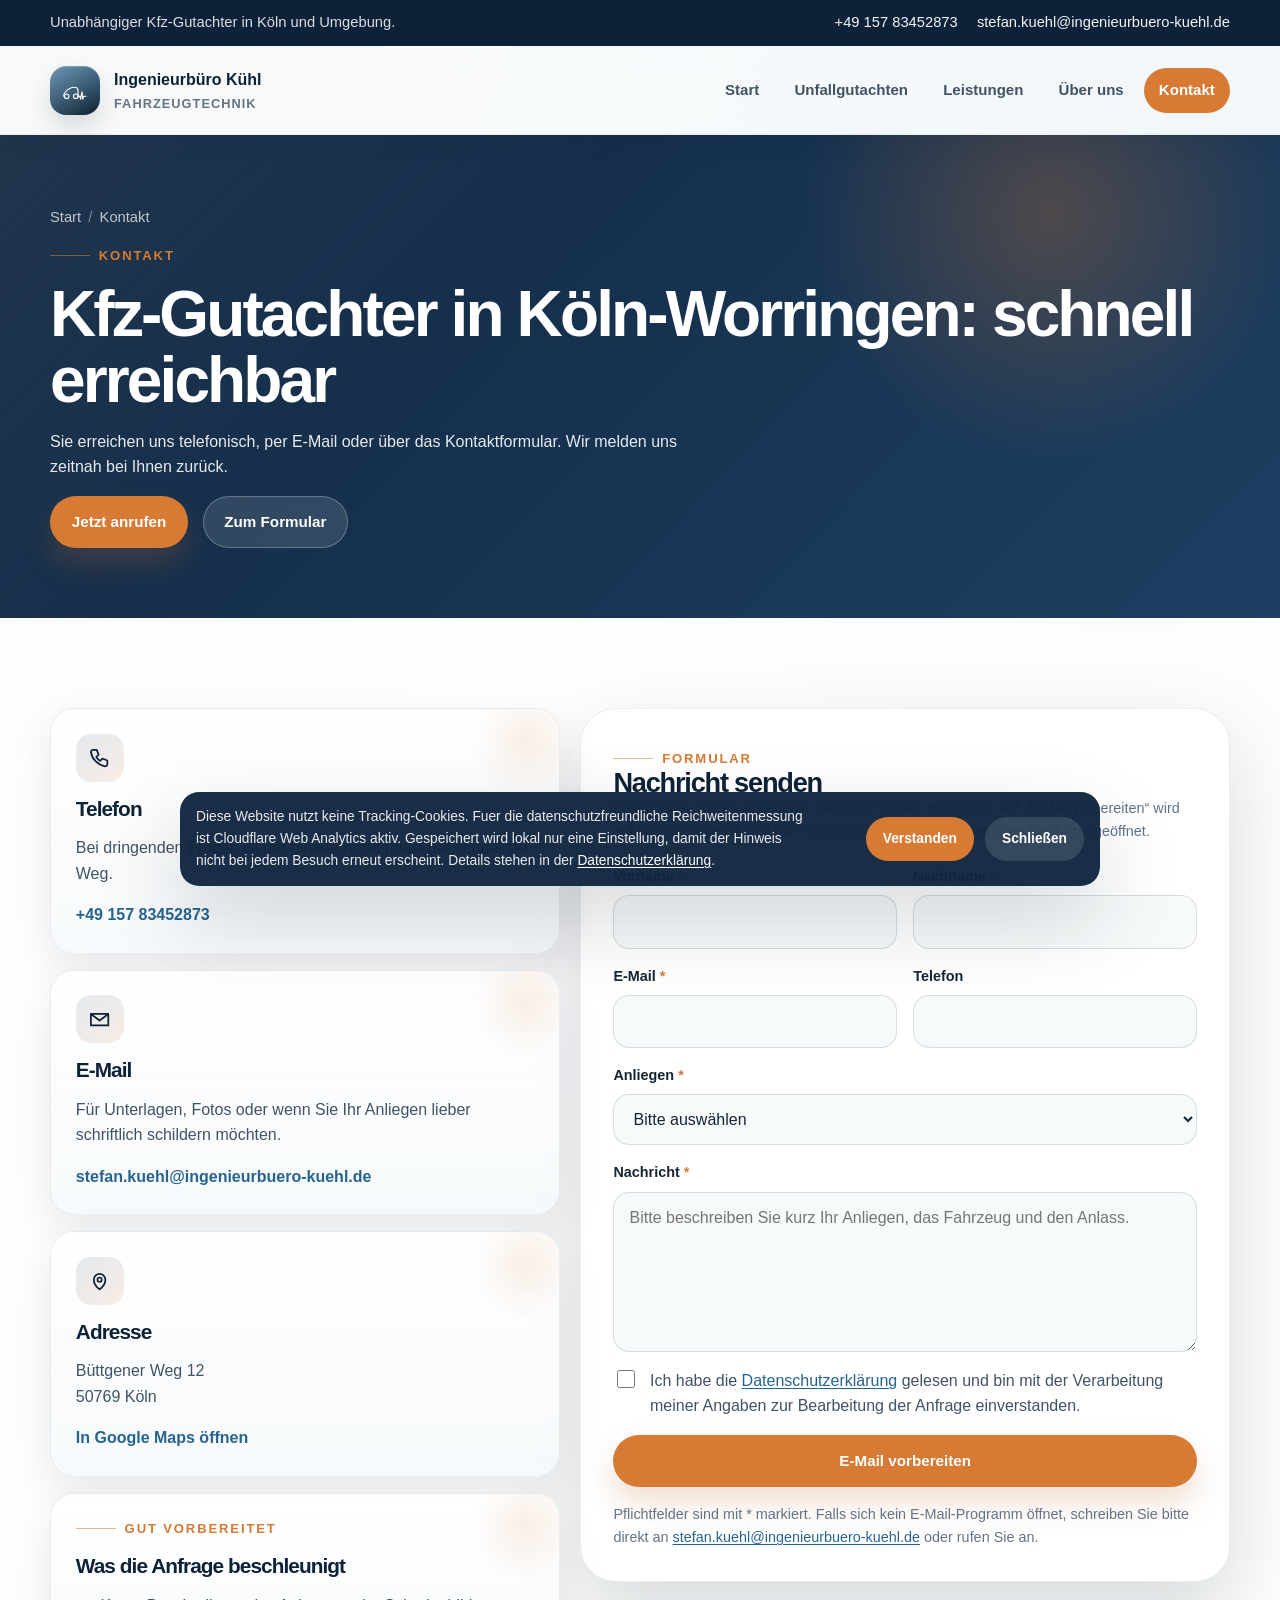
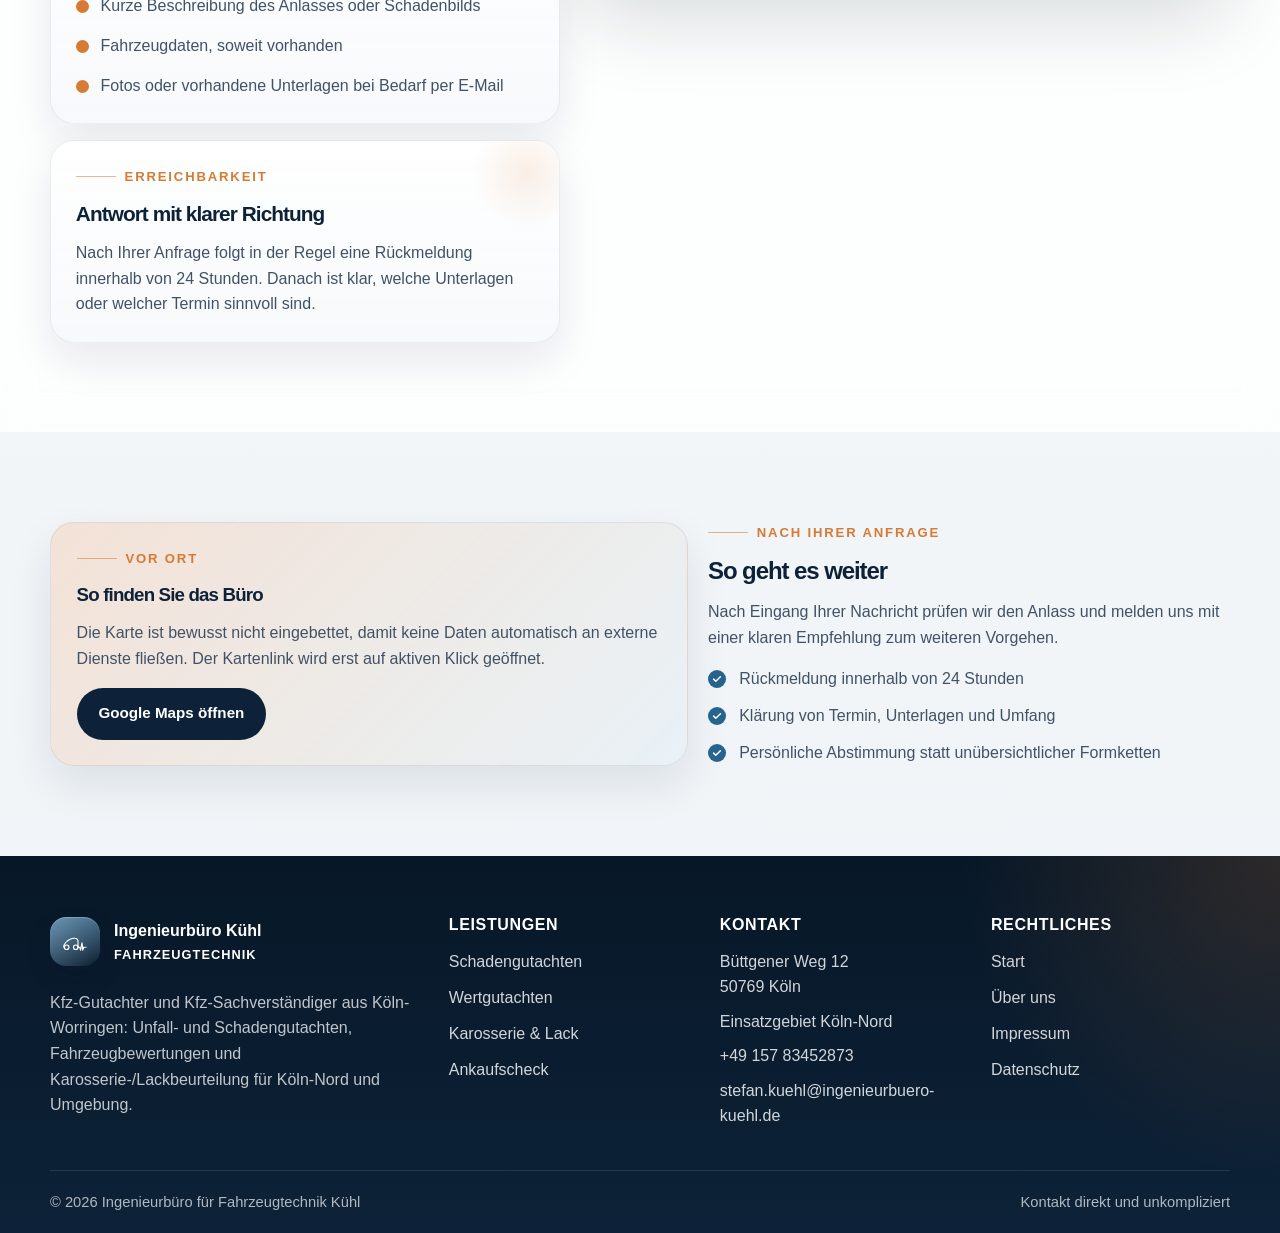
<file: kontakt.html>
<!DOCTYPE html>
<html lang="de">
<head>
  <meta charset="UTF-8">
  <meta name="viewport" content="width=device-width, initial-scale=1.0">
  <meta name="description" content="Kfz-Gutachter in K&ouml;ln-Worringen kontaktieren: Telefon +49 157 83452873, E-Mail oder Kontaktformular. Schnelle R&uuml;ckmeldung bei Unfallschaden und Fahrzeugbewertung.">
  <meta name="robots" content="index, follow">
  <link rel="canonical" href="https://ingenieurbuero-kuehl.de/kontakt.html">
  <meta property="og:type" content="website">
  <meta property="og:locale" content="de_DE">
  <meta property="og:site_name" content="Ingenieurb&uuml;ro f&uuml;r Fahrzeugtechnik K&uuml;hl">
  <meta property="og:title" content="Kontakt | Kfz-Gutachter K&ouml;ln-Worringen &ndash; Ingenieurb&uuml;ro K&uuml;hl">
  <meta property="og:description" content="Kfz-Gutachter in K&ouml;ln-Worringen kontaktieren: Telefon +49 157 83452873, E-Mail oder Kontaktformular. Schnelle R&uuml;ckmeldung bei Unfallschaden und Fahrzeugbewertung.">
  <meta property="og:url" content="https://ingenieurbuero-kuehl.de/kontakt.html">
  <meta name="theme-color" content="#10263f">
  <title>Kontakt | Kfz-Gutachter K&ouml;ln-Worringen &ndash; Ingenieurb&uuml;ro K&uuml;hl</title>
  <link rel="stylesheet" href="css/style.css?v=20261021-1">
</head>
<body>
  <a class="skip-link" href="#main-content">Zum Inhalt springen</a>
  <div class="mobile-backdrop" data-nav-backdrop></div>

  <header class="site-header">
    <div class="topbar">
      <div class="container topbar__inner">
        <p>Unabh&auml;ngiger Kfz-Gutachter in K&ouml;ln und Umgebung.</p>
        <div class="topbar__links">
          <a href="tel:+4915783452873">+49 157 83452873</a>
          <a href="mailto:stefan.kuehl@ingenieurbuero-kuehl.de">stefan.kuehl@ingenieurbuero-kuehl.de</a>
        </div>
      </div>
    </div>
    <div class="header-shell">
      <div class="container header-shell__inner">
        <a class="brand" href="index.html" aria-label="Startseite des Ingenieurb&uuml;ros K&uuml;hl">
          <span class="brand__mark" aria-hidden="true">
            <svg viewBox="0 0 48 48" xmlns="http://www.w3.org/2000/svg">
              <path d="M5,34 L5,31 Q7,26 10,24 Q13,21 16,20 Q20,18 23,18 Q27,18 29,20 L30,23 L30,34" stroke="#ffffff" stroke-width="2" fill="none" stroke-linecap="round" stroke-linejoin="round"/>
              <circle cx="10" cy="34" r="4" stroke="#ffffff" stroke-width="2" fill="none"/>
              <circle cx="26" cy="34" r="4" stroke="#ffffff" stroke-width="2" fill="none"/>
              <path d="M30,34 L33,34 L34.5,39 L37,26 L38.5,39 L40,34 L44,34" stroke="#ffffff" stroke-width="2" fill="none" stroke-linecap="round" stroke-linejoin="round"/>
            </svg>
          </span>
          <span class="brand__text">
            <strong>Ingenieurb&uuml;ro K&uuml;hl</strong>
            <span>Fahrzeugtechnik</span>
          </span>
        </a>

        <button class="nav-toggle" type="button" aria-expanded="false" aria-controls="site-nav" aria-label="Navigation &ouml;ffnen" data-nav-toggle>
          <span></span>
          <span></span>
          <span></span>
        </button>

        <nav class="site-nav" id="site-nav" aria-label="Hauptnavigation">
          <ul class="nav-list">
            <li><a href="index.html">Start</a></li>
            <li><a href="unfallgutachten.html">Unfallgutachten</a></li>
            <li><a href="leistungen.html">Leistungen</a></li>
            <li><a href="ueber-uns.html">&Uuml;ber uns</a></li>
            <li><a href="kontakt.html" class="nav-list__cta" aria-current="page">Kontakt</a></li>
          </ul>
          <div class="site-nav__meta">
            <p>Telefon, E-Mail und Formular f&uuml;hren Sie ohne Umwege direkt zu uns.</p>
            <a class="button button--primary button--block" href="#kontaktformular">Zum Formular</a>
          </div>
        </nav>
      </div>
    </div>
  </header>

  <main id="main-content">
    <section class="page-hero">
      <div class="container page-hero__content">
        <nav class="breadcrumb" aria-label="Brotkrumen">
          <a href="index.html">Start</a>
          <span aria-hidden="true">/</span>
          <span aria-current="page">Kontakt</span>
        </nav>
        <span class="eyebrow">Kontakt</span>
        <h1>Kfz-Gutachter in K&ouml;ln-Worringen: schnell erreichbar</h1>
        <p>Sie erreichen uns telefonisch, per E-Mail oder &uuml;ber das Kontaktformular. Wir melden uns zeitnah bei Ihnen zur&uuml;ck.</p>
        <div class="actions">
          <a class="button button--primary" href="tel:+4915783452873">Jetzt anrufen</a>
          <a class="button button--secondary" href="#kontaktformular">Zum Formular</a>
        </div>
      </div>
    </section>

    <section class="section section--light">
      <div class="container contact-grid">
        <div class="contact-stack">
          <article class="contact-card">
            <span class="card-icon" aria-hidden="true">
              <svg viewBox="0 0 24 24" xmlns="http://www.w3.org/2000/svg"><path d="M5 4h4l2 5-2.5 2.5a16 16 0 0 0 4 4L15 13l5 2v4a2 2 0 0 1-2.2 2 18 18 0 0 1-14.8-14.8A2 2 0 0 1 5 4z"/></svg>
            </span>
            <h3>Telefon</h3>
            <p>Bei dringenden Fragen ist der direkte Anruf meist der schnellste Weg.</p>
            <a href="tel:+4915783452873">+49 157 83452873</a>
          </article>

          <article class="contact-card">
            <span class="card-icon" aria-hidden="true">
              <svg viewBox="0 0 24 24" xmlns="http://www.w3.org/2000/svg"><path d="M3 6h18v12H3z"/><path d="m4 7 8 6 8-6"/></svg>
            </span>
            <h3>E-Mail</h3>
            <p>F&uuml;r Unterlagen, Fotos oder wenn Sie Ihr Anliegen lieber schriftlich schildern m&ouml;chten.</p>
            <a href="mailto:stefan.kuehl@ingenieurbuero-kuehl.de">stefan.kuehl@ingenieurbuero-kuehl.de</a>
          </article>

          <article class="contact-card">
            <span class="card-icon" aria-hidden="true">
              <svg viewBox="0 0 24 24" xmlns="http://www.w3.org/2000/svg"><path d="M12 21s6-4.4 6-10a6 6 0 1 0-12 0c0 5.6 6 10 6 10z"/><circle cx="12" cy="11" r="2.2"/></svg>
            </span>
            <h3>Adresse</h3>
            <p>B&uuml;ttgener Weg 12<br>50769 K&ouml;ln</p>
            <a href="https://www.google.com/maps/search/?api=1&amp;query=B%C3%BCttgener+Weg+12+50769+K%C3%B6ln" target="_blank" rel="noopener noreferrer">In Google Maps &ouml;ffnen</a>
          </article>

          <aside class="info-card">
            <span class="eyebrow">Gut vorbereitet</span>
            <h3>Was die Anfrage beschleunigt</h3>
            <ul class="contact-list">
              <li>Kurze Beschreibung des Anlasses oder Schadenbilds</li>
              <li>Fahrzeugdaten, soweit vorhanden</li>
              <li>Fotos oder vorhandene Unterlagen bei Bedarf per E-Mail</li>
            </ul>
          </aside>

          <aside class="info-card">
            <span class="eyebrow">Erreichbarkeit</span>
            <h3>Antwort mit klarer Richtung</h3>
            <p>
              Nach Ihrer Anfrage folgt in der Regel eine R&uuml;ckmeldung innerhalb von 24 Stunden. Danach ist klar,
              welche Unterlagen oder welcher Termin sinnvoll sind.
            </p>
          </aside>
        </div>

        <form
          class="form-card"
          id="kontaktformular"
          name="kontakt"
          data-mailto-form
          data-mailto-target="stefan.kuehl@ingenieurbuero-kuehl.de"
        >
          <div>
            <span class="eyebrow">Formular</span>
            <h2>Nachricht senden</h2>
            <p class="form-note">
              Beschreiben Sie Ihr Anliegen in wenigen S&auml;tzen. Beim Klick auf &bdquo;E-Mail vorbereiten&ldquo; wird auf GitHub Pages
              Ihr E-Mail-Programm mit einer vorausgef&uuml;llten Nachricht ge&ouml;ffnet.
            </p>
          </div>

          <div class="form-grid">
            <div class="form-row">
              <div class="field">
                <label for="vorname">Vorname <span>*</span></label>
                <input id="vorname" name="vorname" type="text" autocomplete="given-name" required>
              </div>
              <div class="field">
                <label for="nachname">Nachname <span>*</span></label>
                <input id="nachname" name="nachname" type="text" autocomplete="family-name" required>
              </div>
            </div>

            <div class="form-row">
              <div class="field">
                <label for="email">E-Mail <span>*</span></label>
                <input id="email" name="email" type="email" autocomplete="email" required>
              </div>
              <div class="field">
                <label for="telefon">Telefon</label>
                <input id="telefon" name="telefon" type="tel" autocomplete="tel">
              </div>
            </div>

            <div class="field">
              <label for="anliegen">Anliegen <span>*</span></label>
              <select id="anliegen" name="anliegen" required>
                <option value="">Bitte ausw&auml;hlen</option>
                <option value="Schadengutachten">Schadengutachten</option>
                <option value="Wertgutachten">Wertgutachten</option>
<option value="Ankaufscheck">Gebrauchtwagen-Ankaufscheck</option>
                <option value="Karosserie- und Lackbeurteilung">Karosserie- und Lackbeurteilung</option>
                <option value="Privatgutachten">Privatgutachten</option>
                <option value="Oldtimer">Oldtimer / Youngtimer</option>
                <option value="Sonstiges">Sonstiges</option>
              </select>
            </div>

            <div class="field">
              <label for="nachricht">Nachricht <span>*</span></label>
              <textarea id="nachricht" name="nachricht" required placeholder="Bitte beschreiben Sie kurz Ihr Anliegen, das Fahrzeug und den Anlass."></textarea>
            </div>

            <label class="consent" for="datenschutz">
              <input id="datenschutz" name="datenschutz_bestaetigt" type="checkbox" required>
              <span>
                Ich habe die <a href="datenschutz.html">Datenschutzerkl&auml;rung</a> gelesen und bin mit der Verarbeitung
                meiner Angaben zur Bearbeitung der Anfrage einverstanden.
              </span>
            </label>

            <button class="button button--primary button--block" type="submit">E-Mail vorbereiten</button>
            <p class="form-note">
              Pflichtfelder sind mit * markiert. Falls sich kein E-Mail-Programm &ouml;ffnet, schreiben Sie bitte direkt
              an <a href="mailto:stefan.kuehl@ingenieurbuero-kuehl.de">stefan.kuehl@ingenieurbuero-kuehl.de</a> oder rufen Sie an.
            </p>
            <p class="form-status" data-form-status hidden aria-live="polite"></p>
          </div>
        </form>
      </div>
    </section>

    <section class="section">
      <div class="container story-grid">
        <aside class="panel panel--accent">
          <span class="eyebrow">Vor Ort</span>
          <h3>So finden Sie das B&uuml;ro</h3>
          <p>
            Die Karte ist bewusst nicht eingebettet, damit keine Daten automatisch an externe Dienste flie&szlig;en.
            Der Kartenlink wird erst auf aktiven Klick ge&ouml;ffnet.
          </p>
          <div class="actions">
            <a class="button button--dark" href="https://www.google.com/maps/search/?api=1&amp;query=B%C3%BCttgener+Weg+12+50769+K%C3%B6ln" target="_blank" rel="noopener noreferrer">Google Maps &ouml;ffnen</a>
          </div>
        </aside>

        <div class="story-copy">
          <span class="eyebrow">Nach Ihrer Anfrage</span>
          <h2>So geht es weiter</h2>
          <p>Nach Eingang Ihrer Nachricht pr&uuml;fen wir den Anlass und melden uns mit einer klaren Empfehlung zum weiteren Vorgehen.</p>
          <ul class="check-list">
            <li>R&uuml;ckmeldung innerhalb von 24 Stunden</li>
            <li>Kl&auml;rung von Termin, Unterlagen und Umfang</li>
            <li>Pers&ouml;nliche Abstimmung statt un&uuml;bersichtlicher Formketten</li>
          </ul>
        </div>
      </div>
    </section>
  </main>

  <footer class="site-footer">
    <div class="container footer__grid">
      <div>
        <a class="brand brand--footer" href="index.html" aria-label="Startseite des Ingenieurb&uuml;ros K&uuml;hl">
          <span class="brand__mark" aria-hidden="true">
            <svg viewBox="0 0 48 48" xmlns="http://www.w3.org/2000/svg">
              <path d="M5,34 L5,31 Q7,26 10,24 Q13,21 16,20 Q20,18 23,18 Q27,18 29,20 L30,23 L30,34" stroke="#ffffff" stroke-width="2" fill="none" stroke-linecap="round" stroke-linejoin="round"/>
              <circle cx="10" cy="34" r="4" stroke="#ffffff" stroke-width="2" fill="none"/>
              <circle cx="26" cy="34" r="4" stroke="#ffffff" stroke-width="2" fill="none"/>
              <path d="M30,34 L33,34 L34.5,39 L37,26 L38.5,39 L40,34 L44,34" stroke="#ffffff" stroke-width="2" fill="none" stroke-linecap="round" stroke-linejoin="round"/>
            </svg>
          </span>
          <span class="brand__text">
            <strong>Ingenieurb&uuml;ro K&uuml;hl</strong>
            <span>Fahrzeugtechnik</span>
          </span>
        </a>
        <p class="footer__copy">
          Kfz-Gutachter und Kfz-Sachverst&auml;ndiger aus K&ouml;ln-Worringen: Unfall- und Schadengutachten, Fahrzeugbewertungen und Karosserie-/Lackbeurteilung f&uuml;r K&ouml;ln-Nord und Umgebung.
        </p>
      </div>

      <div>
        <h2 class="footer__title">Leistungen</h2>
        <div class="footer__links">
          <a href="leistungen.html#schadengutachten">Schadengutachten</a>
          <a href="leistungen.html#wertgutachten">Wertgutachten</a>
          <a href="leistungen.html#karosserie-lack">Karosserie &amp; Lack</a>
          <a href="leistungen.html#ankaufscheck">Ankaufscheck</a>
        </div>
      </div>

      <div>
        <h2 class="footer__title">Kontakt</h2>
        <address class="footer__address">
          <span>B&uuml;ttgener Weg 12<br>50769 K&ouml;ln</span>
          <a href="kfz-gutachter-koeln-nord.html">Einsatzgebiet K&ouml;ln-Nord</a>
          <a href="tel:+4915783452873">+49 157 83452873</a>
          <a href="mailto:stefan.kuehl@ingenieurbuero-kuehl.de">stefan.kuehl@ingenieurbuero-kuehl.de</a>
        </address>
      </div>

      <div>
        <h2 class="footer__title">Rechtliches</h2>
        <div class="footer__links">
          <a href="index.html">Start</a>
          <a href="ueber-uns.html">&Uuml;ber uns</a>
          <a href="impressum.html">Impressum</a>
          <a href="datenschutz.html">Datenschutz</a>
        </div>
      </div>
    </div>

    <div class="container footer__bottom">
      <span>&copy; <span data-year></span> Ingenieurb&uuml;ro f&uuml;r Fahrzeugtechnik K&uuml;hl</span>
      <span>Kontakt direkt und unkompliziert</span>
    </div>
  </footer>

  <div class="cookie-banner is-hidden" id="cookie-banner" role="dialog" aria-label="Cookie-Hinweis" aria-live="polite">
    <p>
      Diese Website nutzt keine Tracking-Cookies. Fuer die datenschutzfreundliche Reichweitenmessung
      ist Cloudflare Web Analytics aktiv. Gespeichert wird lokal nur eine Einstellung, damit der
      Hinweis nicht bei jedem Besuch erneut erscheint. Details stehen in der
      <a href="datenschutz.html">Datenschutzerkl&auml;rung</a>.
    </p>
    <div class="cookie-banner__actions">
      <button class="cookie-banner__accept" id="cookie-accept" type="button">Verstanden</button>
      <button class="cookie-banner__close" id="cookie-close" type="button">Schlie&szlig;en</button>
    </div>
  </div>

  <script src="js/site-config.js?v=20260315-2"></script>
  <script src="js/cloudflare-analytics.js?v=20260315-1"></script>
  <script src="js/main.js?v=20260315-2"></script>
</body>
</html>
</file>
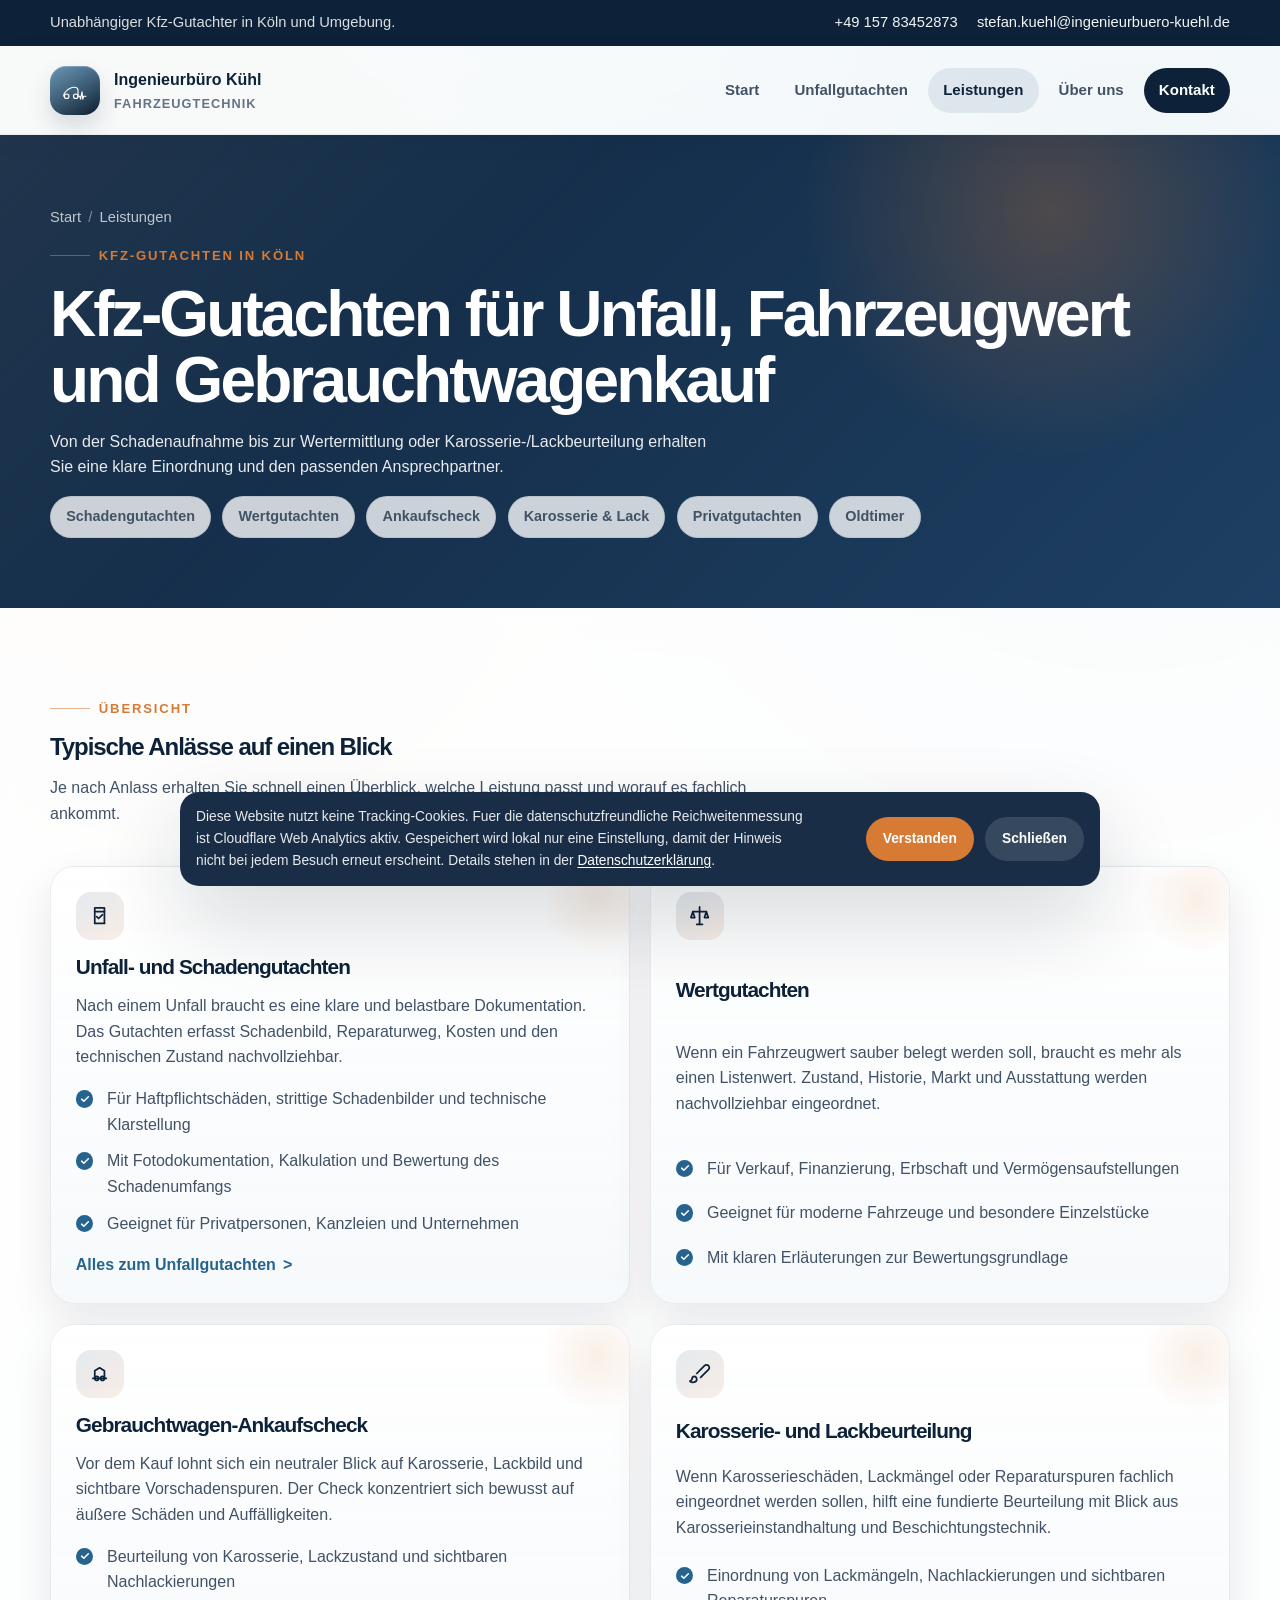
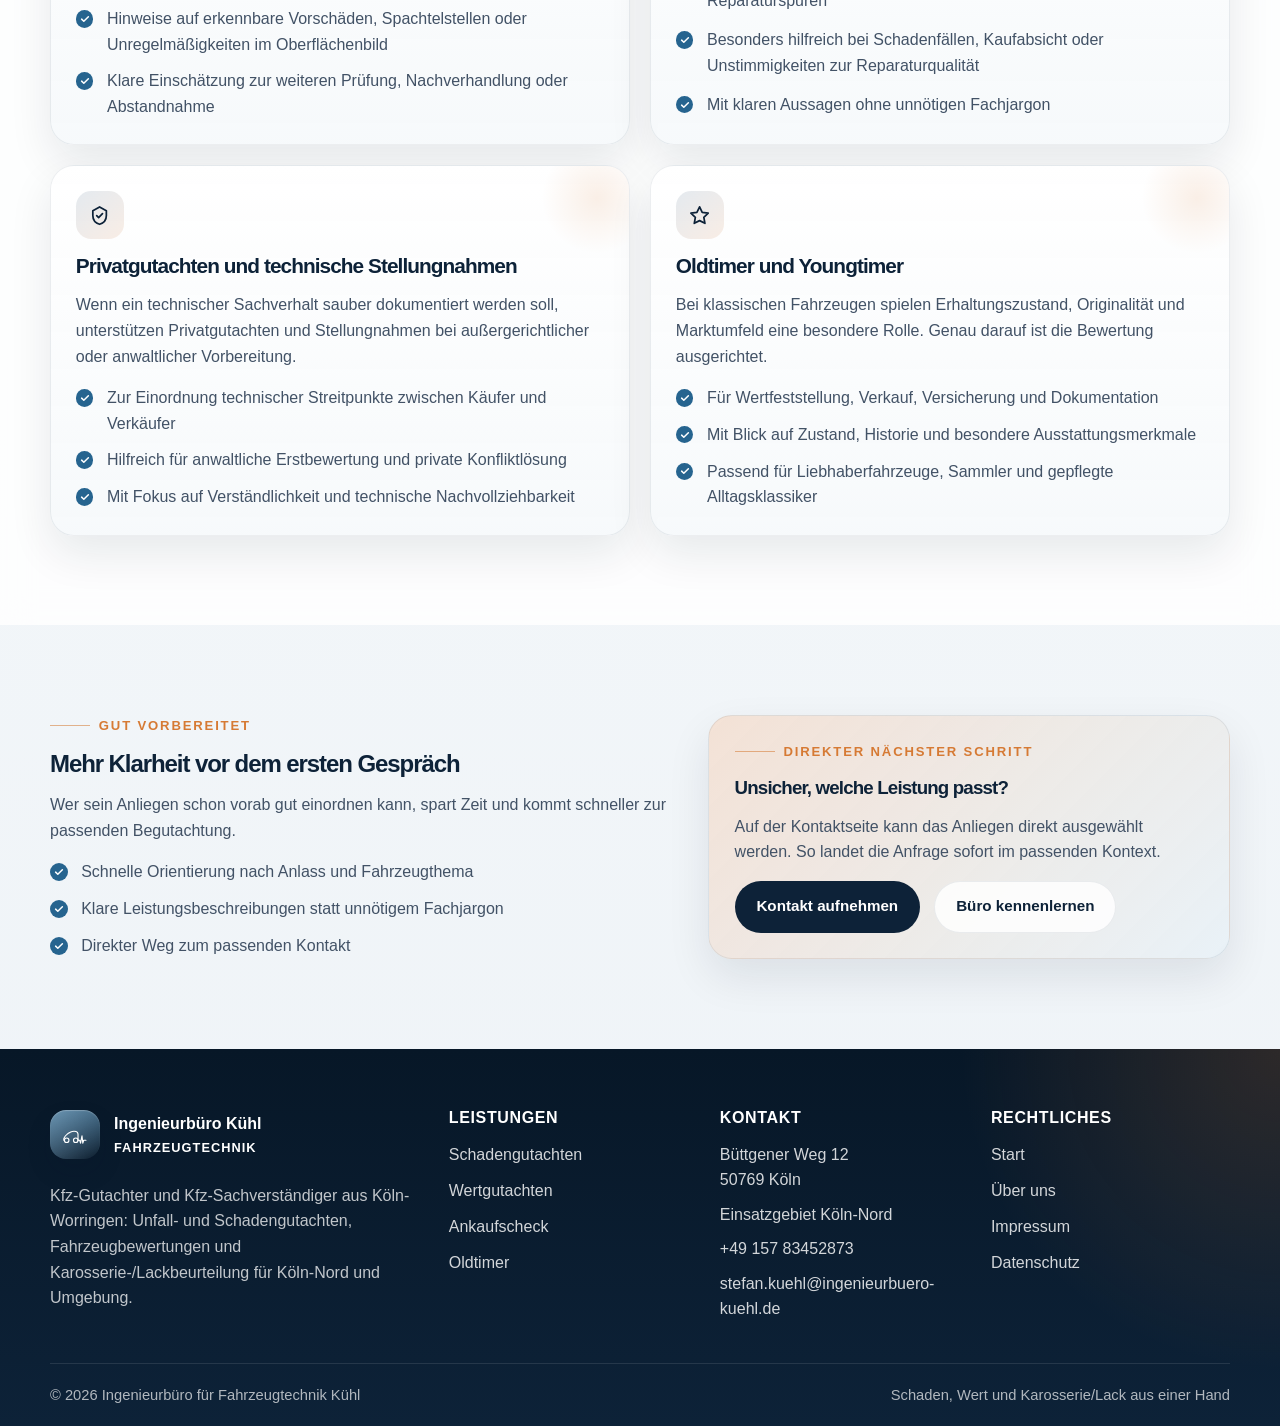
<file: leistungen.html>
<!DOCTYPE html>
<html lang="de">
<head>
  <meta charset="UTF-8">
  <meta name="viewport" content="width=device-width, initial-scale=1.0">
  <meta name="description" content="Kfz-Gutachten in K&ouml;ln: Unfall- und Schadengutachten, Wertgutachten, Gebrauchtwagen-Ankaufscheck, Oldtimer-Bewertung sowie Karosserie- und Lackbeurteilung vom Kfz-Sachverst&auml;ndigen aus K&ouml;ln-Worringen.">
  <meta name="robots" content="index, follow">
  <link rel="canonical" href="https://ingenieurbuero-kuehl.de/leistungen.html">
  <meta property="og:type" content="website">
  <meta property="og:locale" content="de_DE">
  <meta property="og:site_name" content="Ingenieurb&uuml;ro f&uuml;r Fahrzeugtechnik K&uuml;hl">
  <meta property="og:title" content="Leistungen: Unfall- &amp; Wertgutachten | Kfz-Gutachter K&ouml;ln">
  <meta property="og:description" content="Kfz-Gutachten in K&ouml;ln: Unfall- und Schadengutachten, Wertgutachten, Gebrauchtwagen-Ankaufscheck, Oldtimer-Bewertung sowie Karosserie- und Lackbeurteilung vom Kfz-Sachverst&auml;ndigen aus K&ouml;ln-Worringen.">
  <meta property="og:url" content="https://ingenieurbuero-kuehl.de/leistungen.html">
  <meta name="theme-color" content="#10263f">
  <title>Leistungen: Unfall- &amp; Wertgutachten | Kfz-Gutachter K&ouml;ln</title>
  <link rel="stylesheet" href="css/style.css?v=20261021-1">
</head>
<body>
  <a class="skip-link" href="#main-content">Zum Inhalt springen</a>
  <div class="mobile-backdrop" data-nav-backdrop></div>

  <header class="site-header">
    <div class="topbar">
      <div class="container topbar__inner">
        <p>Unabh&auml;ngiger Kfz-Gutachter in K&ouml;ln und Umgebung.</p>
        <div class="topbar__links">
          <a href="tel:+4915783452873">+49 157 83452873</a>
          <a href="mailto:stefan.kuehl@ingenieurbuero-kuehl.de">stefan.kuehl@ingenieurbuero-kuehl.de</a>
        </div>
      </div>
    </div>
    <div class="header-shell">
      <div class="container header-shell__inner">
        <a class="brand" href="index.html" aria-label="Startseite des Ingenieurb&uuml;ros K&uuml;hl">
          <span class="brand__mark" aria-hidden="true">
            <svg viewBox="0 0 48 48" xmlns="http://www.w3.org/2000/svg">
              <path d="M5,34 L5,31 Q7,26 10,24 Q13,21 16,20 Q20,18 23,18 Q27,18 29,20 L30,23 L30,34" stroke="#ffffff" stroke-width="2" fill="none" stroke-linecap="round" stroke-linejoin="round"/>
              <circle cx="10" cy="34" r="4" stroke="#ffffff" stroke-width="2" fill="none"/>
              <circle cx="26" cy="34" r="4" stroke="#ffffff" stroke-width="2" fill="none"/>
              <path d="M30,34 L33,34 L34.5,39 L37,26 L38.5,39 L40,34 L44,34" stroke="#ffffff" stroke-width="2" fill="none" stroke-linecap="round" stroke-linejoin="round"/>
            </svg>
          </span>
          <span class="brand__text">
            <strong>Ingenieurb&uuml;ro K&uuml;hl</strong>
            <span>Fahrzeugtechnik</span>
          </span>
        </a>

        <button class="nav-toggle" type="button" aria-expanded="false" aria-controls="site-nav" aria-label="Navigation &ouml;ffnen" data-nav-toggle>
          <span></span>
          <span></span>
          <span></span>
        </button>

        <nav class="site-nav" id="site-nav" aria-label="Hauptnavigation">
          <ul class="nav-list">
            <li><a href="index.html">Start</a></li>
            <li><a href="unfallgutachten.html">Unfallgutachten</a></li>
            <li><a href="leistungen.html" aria-current="page">Leistungen</a></li>
            <li><a href="ueber-uns.html">&Uuml;ber uns</a></li>
            <li><a href="kontakt.html" class="nav-list__cta">Kontakt</a></li>
          </ul>
          <div class="site-nav__meta">
            <p>Sie sind unsicher, welche Leistung passt? Die Kontaktseite fragt den Anlass direkt mit ab.</p>
            <a class="button button--primary button--block" href="kontakt.html">Anliegen schildern</a>
          </div>
        </nav>
      </div>
    </div>
  </header>

  <main id="main-content">
    <section class="page-hero">
      <div class="container page-hero__content">
        <nav class="breadcrumb" aria-label="Brotkrumen">
          <a href="index.html">Start</a>
          <span aria-hidden="true">/</span>
          <span aria-current="page">Leistungen</span>
        </nav>
        <span class="eyebrow">Kfz-Gutachten in K&ouml;ln</span>
        <h1>Kfz-Gutachten f&uuml;r Unfall, Fahrzeugwert und Gebrauchtwagenkauf</h1>
        <p>Von der Schadenaufnahme bis zur Wertermittlung oder Karosserie-/Lackbeurteilung erhalten Sie eine klare Einordnung und den passenden Ansprechpartner.</p>
        <div class="pill-list" aria-label="Sprungmarken">
          <a href="#schadengutachten">Schadengutachten</a>
          <a href="#wertgutachten">Wertgutachten</a>
<a href="#ankaufscheck">Ankaufscheck</a>
          <a href="#karosserie-lack">Karosserie &amp; Lack</a>
          <a href="#privatgutachten">Privatgutachten</a>
          <a href="#oldtimer">Oldtimer</a>
        </div>
      </div>
    </section>

    <section class="section section--light">
      <div class="container">
        <div class="section__intro">
          <span class="eyebrow">&Uuml;bersicht</span>
          <h2>Typische Anl&auml;sse auf einen Blick</h2>
          <p>Je nach Anlass erhalten Sie schnell einen &Uuml;berblick, welche Leistung passt und worauf es fachlich ankommt.</p>
        </div>

        <div class="detail-grid">
          <article class="detail-card" id="schadengutachten">
            <span class="card-icon" aria-hidden="true">
              <svg viewBox="0 0 24 24" xmlns="http://www.w3.org/2000/svg"><path d="M8 4h8"/><path d="M7 4v16"/><path d="M17 4v16"/><path d="M7 8h10"/><path d="M9 13l2 2 4-4"/><path d="M7 20h10"/></svg>
            </span>
            <h3>Unfall- und Schadengutachten</h3>
            <p>
              Nach einem Unfall braucht es eine klare und belastbare Dokumentation. Das Gutachten erfasst Schadenbild,
              Reparaturweg, Kosten und den technischen Zustand nachvollziehbar.
            </p>
            <ul class="check-list">
              <li>F&uuml;r Haftpflichtsch&auml;den, strittige Schadenbilder und technische Klarstellung</li>
              <li>Mit Fotodokumentation, Kalkulation und Bewertung des Schadenumfangs</li>
              <li>Geeignet f&uuml;r Privatpersonen, Kanzleien und Unternehmen</li>
            </ul>
            <a class="service-card__link" href="unfallgutachten.html">Alles zum Unfallgutachten</a>
          </article>

          <article class="detail-card" id="wertgutachten">
            <span class="card-icon" aria-hidden="true">
              <svg viewBox="0 0 24 24" xmlns="http://www.w3.org/2000/svg"><path d="M12 3v18"/><path d="M9 21h6"/><path d="M5 8h14"/><path d="M5 8l-2 6h4z"/><path d="M19 8l-2 6h4z"/></svg>
            </span>
            <h3>Wertgutachten</h3>
            <p>
              Wenn ein Fahrzeugwert sauber belegt werden soll, braucht es mehr als einen Listenwert. Zustand, Historie,
              Markt und Ausstattung werden nachvollziehbar eingeordnet.
            </p>
            <ul class="check-list">
              <li>F&uuml;r Verkauf, Finanzierung, Erbschaft und Verm&ouml;gensaufstellungen</li>
              <li>Geeignet f&uuml;r moderne Fahrzeuge und besondere Einzelst&uuml;cke</li>
              <li>Mit klaren Erl&auml;uterungen zur Bewertungsgrundlage</li>
            </ul>
          </article>

<article class="detail-card" id="ankaufscheck">
            <span class="card-icon" aria-hidden="true">
              <svg viewBox="0 0 24 24" xmlns="http://www.w3.org/2000/svg"><path d="M5 17h14"/><path d="M7 17V9l5-3 5 3v8"/><circle cx="9" cy="17" r="2"/><circle cx="15" cy="17" r="2"/></svg>
            </span>
            <h3>Gebrauchtwagen-Ankaufscheck</h3>
            <p>
              Vor dem Kauf lohnt sich ein neutraler Blick auf Karosserie, Lackbild und sichtbare Vorschadenspuren.
              Der Check konzentriert sich bewusst auf &auml;u&szlig;ere Sch&auml;den und Auff&auml;lligkeiten.
            </p>
            <ul class="check-list">
              <li>Beurteilung von Karosserie, Lackzustand und sichtbaren Nachlackierungen</li>
              <li>Hinweise auf erkennbare Vorsch&auml;den, Spachtelstellen oder Unregelm&auml;&szlig;igkeiten im Oberfl&auml;chenbild</li>
              <li>Klare Einsch&auml;tzung zur weiteren Pr&uuml;fung, Nachverhandlung oder Abstandnahme</li>
            </ul>
          </article>

          <article class="detail-card" id="karosserie-lack">
            <span class="card-icon" aria-hidden="true">
              <svg viewBox="0 0 24 24" xmlns="http://www.w3.org/2000/svg"><path d="m9.06 11.9 8.07-8.06a2.85 2.85 0 1 1 4.03 4.03l-8.06 8.08"/><path d="M7.07 14.94c-1.66 0-3 1.35-3 3.02 0 1.33-2.5 1.52-2 2.02 1 1 2.48 1.02 3.5 1.02 2.2 0 3.5-1.56 3.5-3.06A3.07 3.07 0 0 0 7.07 14.94z"/></svg>
            </span>
            <h3>Karosserie- und Lackbeurteilung</h3>
            <p>
              Wenn Karosseriesch&auml;den, Lackm&auml;ngel oder Reparaturspuren fachlich eingeordnet werden sollen,
              hilft eine fundierte Beurteilung mit Blick aus Karosserieinstandhaltung und Beschichtungstechnik.
            </p>
            <ul class="check-list">
              <li>Einordnung von Lackm&auml;ngeln, Nachlackierungen und sichtbaren Reparaturspuren</li>
              <li>Besonders hilfreich bei Schadenf&auml;llen, Kaufabsicht oder Unstimmigkeiten zur Reparaturqualit&auml;t</li>
              <li>Mit klaren Aussagen ohne unn&ouml;tigen Fachjargon</li>
            </ul>
          </article>

          <article class="detail-card" id="privatgutachten">
            <span class="card-icon" aria-hidden="true">
              <svg viewBox="0 0 24 24" xmlns="http://www.w3.org/2000/svg"><path d="M12 3l7 4v5c0 5-3.2 7.9-7 9-3.8-1.1-7-4-7-9V7l7-4z"/><path d="M9 12l2 2 4-4"/></svg>
            </span>
            <h3>Privatgutachten und technische Stellungnahmen</h3>
            <p>
              Wenn ein technischer Sachverhalt sauber dokumentiert werden soll, unterst&uuml;tzen Privatgutachten und
              Stellungnahmen bei au&szlig;ergerichtlicher oder anwaltlicher Vorbereitung.
            </p>
            <ul class="check-list">
              <li>Zur Einordnung technischer Streitpunkte zwischen K&auml;ufer und Verk&auml;ufer</li>
              <li>Hilfreich f&uuml;r anwaltliche Erstbewertung und private Konfliktl&ouml;sung</li>
              <li>Mit Fokus auf Verst&auml;ndlichkeit und technische Nachvollziehbarkeit</li>
            </ul>
          </article>

          <article class="detail-card" id="oldtimer">
            <span class="card-icon" aria-hidden="true">
              <svg viewBox="0 0 24 24" xmlns="http://www.w3.org/2000/svg"><path d="M12 3l2.7 5.6 6.2.9-4.5 4.3 1.1 6.2L12 17.2 6.5 20l1.1-6.2L3 9.5l6.2-.9L12 3z"/></svg>
            </span>
            <h3>Oldtimer und Youngtimer</h3>
            <p>
              Bei klassischen Fahrzeugen spielen Erhaltungszustand, Originalit&auml;t und Marktumfeld eine besondere
              Rolle. Genau darauf ist die Bewertung ausgerichtet.
            </p>
            <ul class="check-list">
              <li>F&uuml;r Wertfeststellung, Verkauf, Versicherung und Dokumentation</li>
              <li>Mit Blick auf Zustand, Historie und besondere Ausstattungsmerkmale</li>
              <li>Passend f&uuml;r Liebhaberfahrzeuge, Sammler und gepflegte Alltagsklassiker</li>
            </ul>
          </article>
        </div>
      </div>
    </section>

    <section class="section">
      <div class="container story-grid">
        <div class="story-copy">
          <span class="eyebrow">Gut vorbereitet</span>
          <h2>Mehr Klarheit vor dem ersten Gespr&auml;ch</h2>
          <p>Wer sein Anliegen schon vorab gut einordnen kann, spart Zeit und kommt schneller zur passenden Begutachtung.</p>
          <ul class="check-list">
            <li>Schnelle Orientierung nach Anlass und Fahrzeugthema</li>
            <li>Klare Leistungsbeschreibungen statt unn&ouml;tigem Fachjargon</li>
            <li>Direkter Weg zum passenden Kontakt</li>
          </ul>
        </div>

        <aside class="panel panel--accent">
          <span class="eyebrow">Direkter n&auml;chster Schritt</span>
          <h3>Unsicher, welche Leistung passt?</h3>
          <p>
            Auf der Kontaktseite kann das Anliegen direkt ausgew&auml;hlt werden. So landet die Anfrage sofort im
            passenden Kontext.
          </p>
          <div class="actions">
            <a class="button button--dark" href="kontakt.html">Kontakt aufnehmen</a>
            <a class="button button--ghost" href="ueber-uns.html">B&uuml;ro kennenlernen</a>
          </div>
        </aside>
      </div>
    </section>
  </main>

  <footer class="site-footer">
    <div class="container footer__grid">
      <div>
        <a class="brand brand--footer" href="index.html" aria-label="Startseite des Ingenieurb&uuml;ros K&uuml;hl">
          <span class="brand__mark" aria-hidden="true">
            <svg viewBox="0 0 48 48" xmlns="http://www.w3.org/2000/svg">
              <path d="M5,34 L5,31 Q7,26 10,24 Q13,21 16,20 Q20,18 23,18 Q27,18 29,20 L30,23 L30,34" stroke="#ffffff" stroke-width="2" fill="none" stroke-linecap="round" stroke-linejoin="round"/>
              <circle cx="10" cy="34" r="4" stroke="#ffffff" stroke-width="2" fill="none"/>
              <circle cx="26" cy="34" r="4" stroke="#ffffff" stroke-width="2" fill="none"/>
              <path d="M30,34 L33,34 L34.5,39 L37,26 L38.5,39 L40,34 L44,34" stroke="#ffffff" stroke-width="2" fill="none" stroke-linecap="round" stroke-linejoin="round"/>
            </svg>
          </span>
          <span class="brand__text">
            <strong>Ingenieurb&uuml;ro K&uuml;hl</strong>
            <span>Fahrzeugtechnik</span>
          </span>
        </a>
        <p class="footer__copy">
          Kfz-Gutachter und Kfz-Sachverst&auml;ndiger aus K&ouml;ln-Worringen: Unfall- und Schadengutachten, Fahrzeugbewertungen und Karosserie-/Lackbeurteilung f&uuml;r K&ouml;ln-Nord und Umgebung.
        </p>
      </div>

      <div>
        <h2 class="footer__title">Leistungen</h2>
        <div class="footer__links">
          <a href="#schadengutachten">Schadengutachten</a>
          <a href="#wertgutachten">Wertgutachten</a>
          <a href="#ankaufscheck">Ankaufscheck</a>
          <a href="#oldtimer">Oldtimer</a>
        </div>
      </div>

      <div>
        <h2 class="footer__title">Kontakt</h2>
        <address class="footer__address">
          <span>B&uuml;ttgener Weg 12<br>50769 K&ouml;ln</span>
          <a href="kfz-gutachter-koeln-nord.html">Einsatzgebiet K&ouml;ln-Nord</a>
          <a href="tel:+4915783452873">+49 157 83452873</a>
          <a href="mailto:stefan.kuehl@ingenieurbuero-kuehl.de">stefan.kuehl@ingenieurbuero-kuehl.de</a>
        </address>
      </div>

      <div>
        <h2 class="footer__title">Rechtliches</h2>
        <div class="footer__links">
          <a href="index.html">Start</a>
          <a href="ueber-uns.html">&Uuml;ber uns</a>
          <a href="impressum.html">Impressum</a>
          <a href="datenschutz.html">Datenschutz</a>
        </div>
      </div>
    </div>

    <div class="container footer__bottom">
      <span>&copy; <span data-year></span> Ingenieurb&uuml;ro f&uuml;r Fahrzeugtechnik K&uuml;hl</span>
      <span>Schaden, Wert und Karosserie/Lack aus einer Hand</span>
    </div>
  </footer>

  <div class="cookie-banner is-hidden" id="cookie-banner" role="dialog" aria-label="Cookie-Hinweis" aria-live="polite">
    <p>
      Diese Website nutzt keine Tracking-Cookies. Fuer die datenschutzfreundliche Reichweitenmessung
      ist Cloudflare Web Analytics aktiv. Gespeichert wird lokal nur eine Einstellung, damit der
      Hinweis nicht bei jedem Besuch erneut erscheint. Details stehen in der
      <a href="datenschutz.html">Datenschutzerkl&auml;rung</a>.
    </p>
    <div class="cookie-banner__actions">
      <button class="cookie-banner__accept" id="cookie-accept" type="button">Verstanden</button>
      <button class="cookie-banner__close" id="cookie-close" type="button">Schlie&szlig;en</button>
    </div>
  </div>

  <script src="js/site-config.js?v=20260315-2"></script>
  <script src="js/cloudflare-analytics.js?v=20260315-1"></script>
  <script src="js/main.js?v=20260315-2"></script>
</body>
</html>
</file>
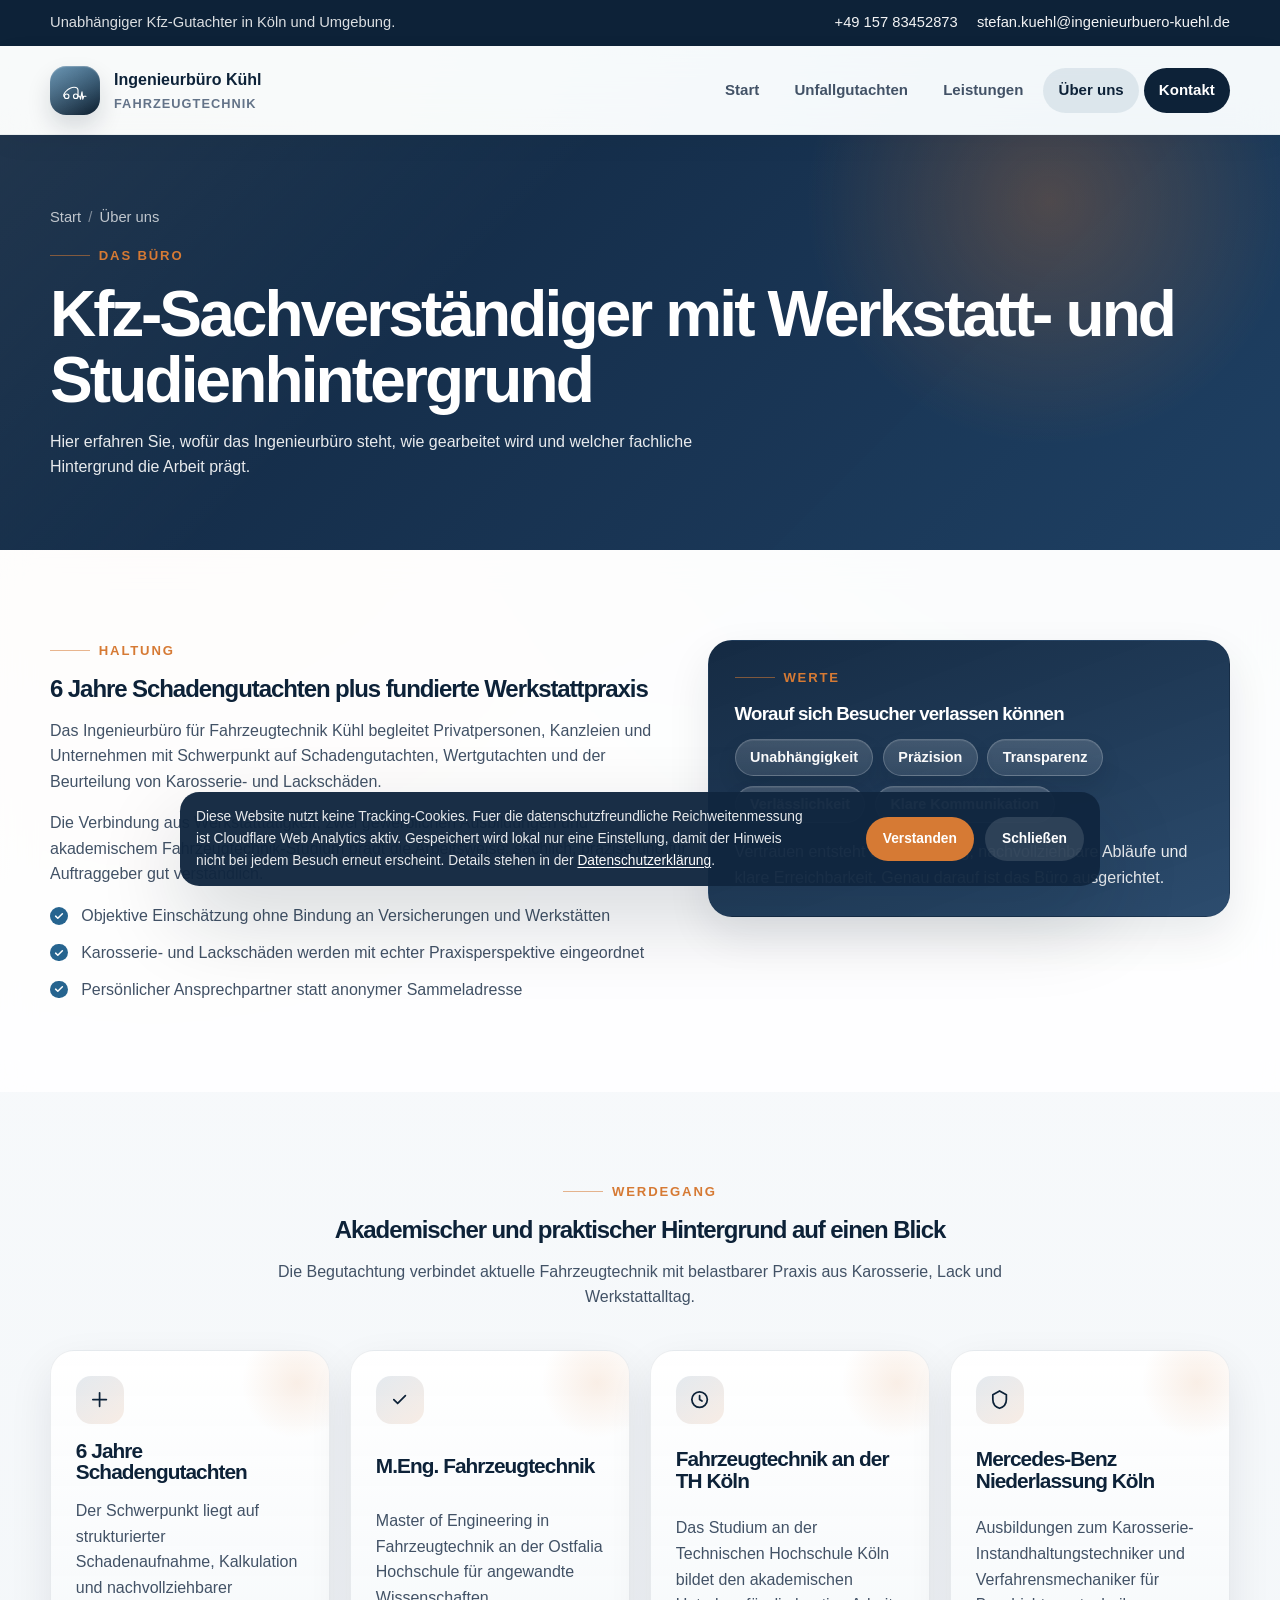
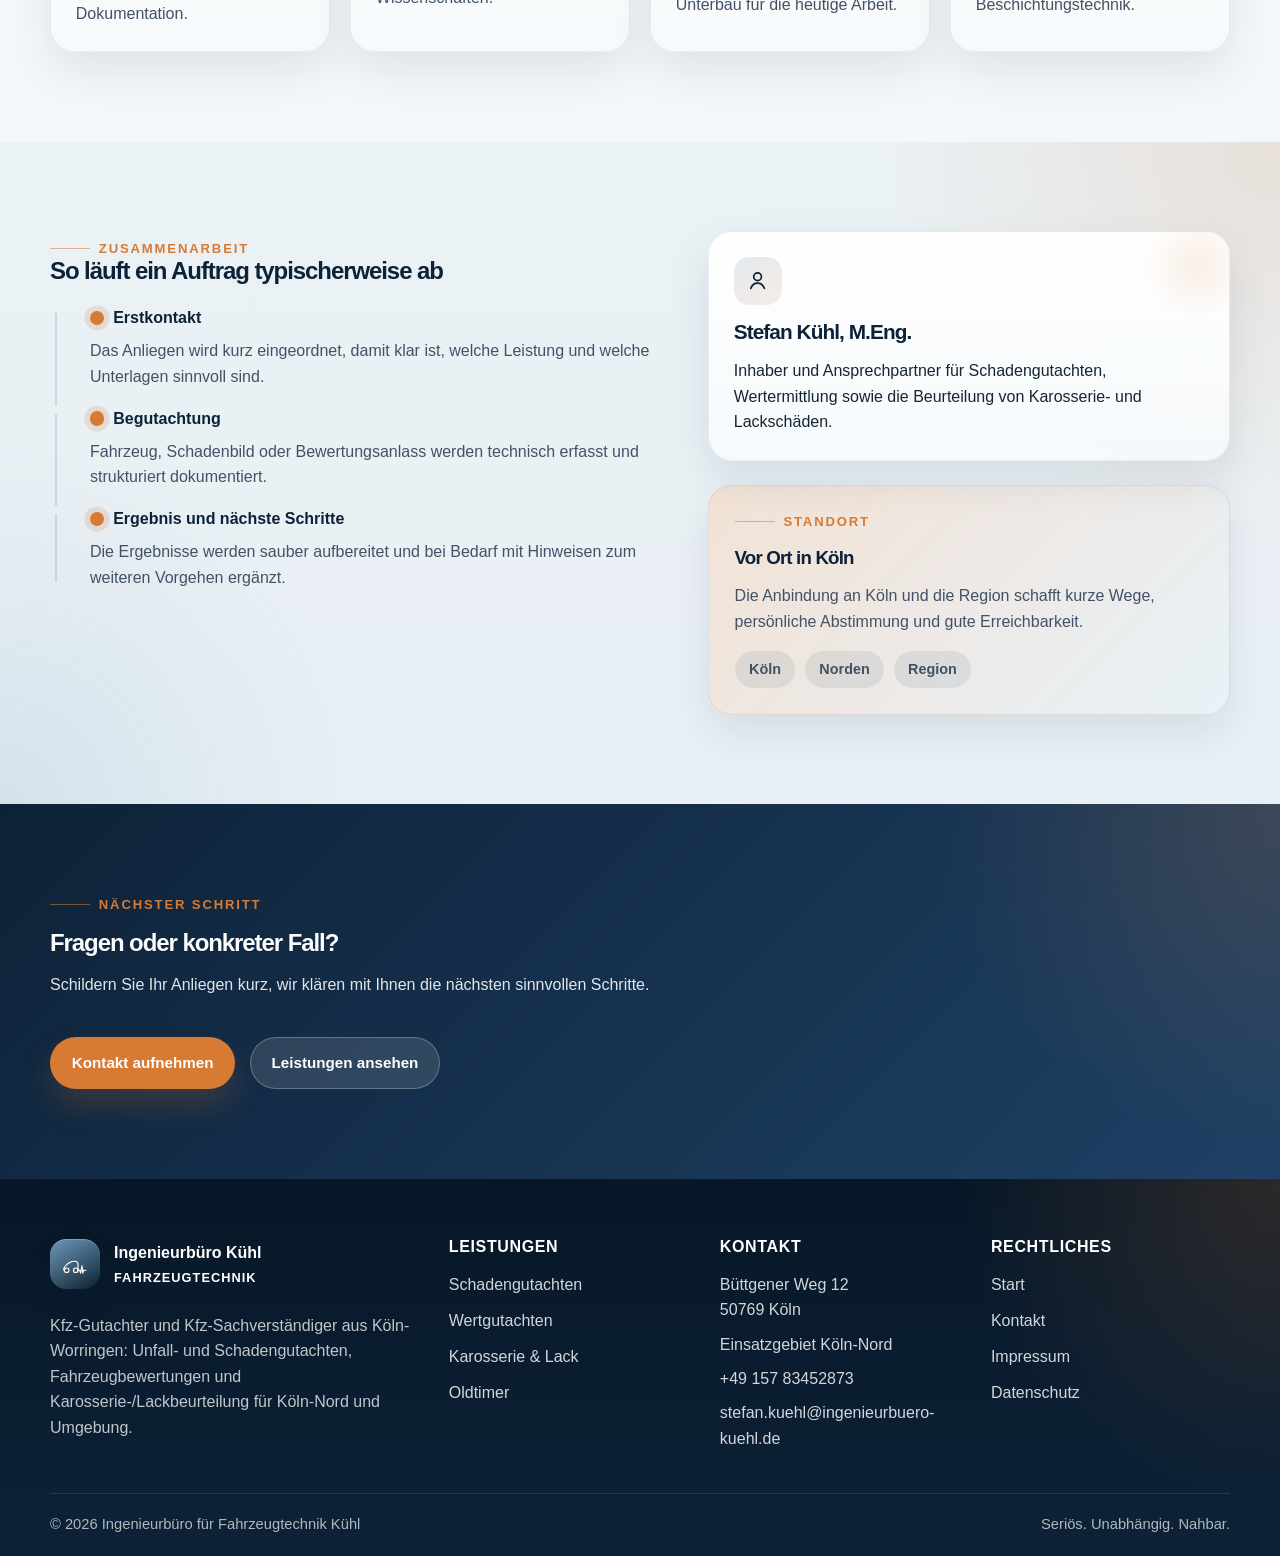
<file: ueber-uns.html>
<!DOCTYPE html>
<html lang="de">
<head>
  <meta charset="UTF-8">
  <meta name="viewport" content="width=device-width, initial-scale=1.0">
  <meta name="description" content="Stefan K&uuml;hl, M.Eng. Fahrzeugtechnik: Kfz-Sachverst&auml;ndiger aus K&ouml;ln-Worringen mit 6 Jahren Erfahrung in Schadengutachten und Werkstattpraxis bei Mercedes-Benz K&ouml;ln.">
  <meta name="robots" content="index, follow">
  <link rel="canonical" href="https://ingenieurbuero-kuehl.de/ueber-uns.html">
  <meta property="og:type" content="website">
  <meta property="og:locale" content="de_DE">
  <meta property="og:site_name" content="Ingenieurb&uuml;ro f&uuml;r Fahrzeugtechnik K&uuml;hl">
  <meta property="og:title" content="&Uuml;ber uns | Kfz-Sachverst&auml;ndiger Stefan K&uuml;hl, K&ouml;ln">
  <meta property="og:description" content="Stefan K&uuml;hl, M.Eng. Fahrzeugtechnik: Kfz-Sachverst&auml;ndiger aus K&ouml;ln-Worringen mit 6 Jahren Erfahrung in Schadengutachten und Werkstattpraxis bei Mercedes-Benz K&ouml;ln.">
  <meta property="og:url" content="https://ingenieurbuero-kuehl.de/ueber-uns.html">
  <meta name="theme-color" content="#10263f">
  <title>&Uuml;ber uns | Kfz-Sachverst&auml;ndiger Stefan K&uuml;hl, K&ouml;ln</title>
  <link rel="stylesheet" href="css/style.css?v=20261021-1">
</head>
<body>
  <a class="skip-link" href="#main-content">Zum Inhalt springen</a>
  <div class="mobile-backdrop" data-nav-backdrop></div>

  <header class="site-header">
    <div class="topbar">
      <div class="container topbar__inner">
        <p>Unabh&auml;ngiger Kfz-Gutachter in K&ouml;ln und Umgebung.</p>
        <div class="topbar__links">
          <a href="tel:+4915783452873">+49 157 83452873</a>
          <a href="mailto:stefan.kuehl@ingenieurbuero-kuehl.de">stefan.kuehl@ingenieurbuero-kuehl.de</a>
        </div>
      </div>
    </div>
    <div class="header-shell">
      <div class="container header-shell__inner">
        <a class="brand" href="index.html" aria-label="Startseite des Ingenieurb&uuml;ros K&uuml;hl">
          <span class="brand__mark" aria-hidden="true">
            <svg viewBox="0 0 48 48" xmlns="http://www.w3.org/2000/svg">
              <path d="M5,34 L5,31 Q7,26 10,24 Q13,21 16,20 Q20,18 23,18 Q27,18 29,20 L30,23 L30,34" stroke="#ffffff" stroke-width="2" fill="none" stroke-linecap="round" stroke-linejoin="round"/>
              <circle cx="10" cy="34" r="4" stroke="#ffffff" stroke-width="2" fill="none"/>
              <circle cx="26" cy="34" r="4" stroke="#ffffff" stroke-width="2" fill="none"/>
              <path d="M30,34 L33,34 L34.5,39 L37,26 L38.5,39 L40,34 L44,34" stroke="#ffffff" stroke-width="2" fill="none" stroke-linecap="round" stroke-linejoin="round"/>
            </svg>
          </span>
          <span class="brand__text">
            <strong>Ingenieurb&uuml;ro K&uuml;hl</strong>
            <span>Fahrzeugtechnik</span>
          </span>
        </a>

        <button class="nav-toggle" type="button" aria-expanded="false" aria-controls="site-nav" aria-label="Navigation &ouml;ffnen" data-nav-toggle>
          <span></span>
          <span></span>
          <span></span>
        </button>

        <nav class="site-nav" id="site-nav" aria-label="Hauptnavigation">
          <ul class="nav-list">
            <li><a href="index.html">Start</a></li>
            <li><a href="unfallgutachten.html">Unfallgutachten</a></li>
            <li><a href="leistungen.html">Leistungen</a></li>
            <li><a href="ueber-uns.html" aria-current="page">&Uuml;ber uns</a></li>
            <li><a href="kontakt.html" class="nav-list__cta">Kontakt</a></li>
          </ul>
          <div class="site-nav__meta">
            <p>Lernen Sie Arbeitsweise, Werte und Ansprechpartner des B&uuml;ros kennen.</p>
            <a class="button button--primary button--block" href="kontakt.html">Termin anfragen</a>
          </div>
        </nav>
      </div>
    </div>
  </header>

  <main id="main-content">
    <section class="page-hero">
      <div class="container page-hero__content">
        <nav class="breadcrumb" aria-label="Brotkrumen">
          <a href="index.html">Start</a>
          <span aria-hidden="true">/</span>
          <span aria-current="page">&Uuml;ber uns</span>
        </nav>
        <span class="eyebrow">Das B&uuml;ro</span>
        <h1>Kfz-Sachverst&auml;ndiger mit Werkstatt- und Studienhintergrund</h1>
        <p>Hier erfahren Sie, wof&uuml;r das Ingenieurb&uuml;ro steht, wie gearbeitet wird und welcher fachliche Hintergrund die Arbeit pr&auml;gt.</p>
      </div>
    </section>

    <section class="section section--light">
      <div class="container story-grid">
        <div class="story-copy">
          <span class="eyebrow">Haltung</span>
          <h2>6 Jahre Schadengutachten plus fundierte Werkstattpraxis</h2>
          <p>Das Ingenieurb&uuml;ro f&uuml;r Fahrzeugtechnik K&uuml;hl begleitet Privatpersonen, Kanzleien und Unternehmen mit Schwerpunkt auf Schadengutachten, Wertgutachten und der Beurteilung von Karosserie- und Lacksch&auml;den.</p>
          <p>Die Verbindung aus Werkstattt&auml;tigkeit, zwei gewerblichen Ausbildungen und akademischem Fahrzeugtechnik-Studium pr&auml;gt die Arbeitsweise: sachlich, pr&auml;zise und f&uuml;r Auftraggeber gut verst&auml;ndlich.</p>
          <ul class="check-list">
            <li>Objektive Einsch&auml;tzung ohne Bindung an Versicherungen und Werkst&auml;tten</li>
            <li>Karosserie- und Lacksch&auml;den werden mit echter Praxisperspektive eingeordnet</li>
            <li>Pers&ouml;nlicher Ansprechpartner statt anonymer Sammeladresse</li>
          </ul>
        </div>

        <aside class="panel panel--dark">
          <span class="eyebrow">Werte</span>
          <h3>Worauf sich Besucher verlassen k&ouml;nnen</h3>
          <div class="tag-list">
            <span>Unabh&auml;ngigkeit</span>
            <span>Pr&auml;zision</span>
            <span>Transparenz</span>
            <span>Verl&auml;sslichkeit</span>
            <span>Klare Kommunikation</span>
          </div>
          <p>Vertrauen entsteht durch Haltung, nachvollziehbare Abl&auml;ufe und klare Erreichbarkeit. Genau darauf ist das B&uuml;ro ausgerichtet.</p>
        </aside>
      </div>
    </section>

    <section class="section">
      <div class="container">
        <div class="section__intro section__intro--center">
          <span class="eyebrow">Werdegang</span>
          <h2>Akademischer und praktischer Hintergrund auf einen Blick</h2>
          <p>Die Begutachtung verbindet aktuelle Fahrzeugtechnik mit belastbarer Praxis aus Karosserie, Lack und Werkstattalltag.</p>
        </div>

        <div class="value-grid">
          <article class="value-card">
            <span class="card-icon" aria-hidden="true">
              <svg viewBox="0 0 24 24" xmlns="http://www.w3.org/2000/svg"><path d="M5 12h14"/><path d="M12 5v14"/></svg>
            </span>
            <h3>6 Jahre Schadengutachten</h3>
            <p>Der Schwerpunkt liegt auf strukturierter Schadenaufnahme, Kalkulation und nachvollziehbarer Dokumentation.</p>
          </article>

          <article class="value-card">
            <span class="card-icon" aria-hidden="true">
              <svg viewBox="0 0 24 24" xmlns="http://www.w3.org/2000/svg"><path d="M6 12l4 4 8-8"/></svg>
            </span>
            <h3>M.Eng. Fahrzeugtechnik</h3>
            <p>Master of Engineering in Fahrzeugtechnik an der Ostfalia Hochschule f&uuml;r angewandte Wissenschaften.</p>
          </article>

          <article class="value-card">
            <span class="card-icon" aria-hidden="true">
              <svg viewBox="0 0 24 24" xmlns="http://www.w3.org/2000/svg"><circle cx="12" cy="12" r="8"/><path d="M12 8v4l2.5 1.5"/></svg>
            </span>
            <h3>Fahrzeugtechnik an der TH K&ouml;ln</h3>
            <p>Das Studium an der Technischen Hochschule K&ouml;ln bildet den akademischen Unterbau f&uuml;r die heutige Arbeit.</p>
          </article>

          <article class="value-card">
            <span class="card-icon" aria-hidden="true">
              <svg viewBox="0 0 24 24" xmlns="http://www.w3.org/2000/svg"><path d="M12 3l7 4v5c0 5-3.2 7.9-7 9-3.8-1.1-7-4-7-9V7l7-4z"/></svg>
            </span>
            <h3>Mercedes-Benz Niederlassung K&ouml;ln</h3>
            <p>Ausbildungen zum Karosserie-Instandhaltungstechniker und Verfahrensmechaniker f&uuml;r Beschichtungstechnik.</p>
          </article>
        </div>
      </div>
    </section>

    <section class="section section--tint">
      <div class="container story-grid">
        <div>
          <span class="eyebrow">Zusammenarbeit</span>
          <h2>So l&auml;uft ein Auftrag typischerweise ab</h2>
          <div class="timeline">
            <div class="timeline__item">
              <strong>Erstkontakt</strong>
              <p>Das Anliegen wird kurz eingeordnet, damit klar ist, welche Leistung und welche Unterlagen sinnvoll sind.</p>
            </div>
            <div class="timeline__item">
              <strong>Begutachtung</strong>
              <p>Fahrzeug, Schadenbild oder Bewertungsanlass werden technisch erfasst und strukturiert dokumentiert.</p>
            </div>
            <div class="timeline__item">
              <strong>Ergebnis und n&auml;chste Schritte</strong>
              <p>Die Ergebnisse werden sauber aufbereitet und bei Bedarf mit Hinweisen zum weiteren Vorgehen erg&auml;nzt.</p>
            </div>
          </div>
        </div>

        <div class="split-panel">
          <article class="team-card">
            <span class="card-icon" aria-hidden="true">
              <svg viewBox="0 0 24 24" xmlns="http://www.w3.org/2000/svg"><circle cx="12" cy="8" r="4"/><path d="M5 20c1.2-3.7 4.1-5.5 7-5.5s5.8 1.8 7 5.5"/></svg>
            </span>
            <h3>Stefan K&uuml;hl, M.Eng.</h3>
            <p>
              Inhaber und Ansprechpartner f&uuml;r Schadengutachten, Wertermittlung sowie die Beurteilung von
              Karosserie- und Lacksch&auml;den.
            </p>
          </article>

          <aside class="panel panel--accent">
            <span class="eyebrow">Standort</span>
            <h3>Vor Ort in K&ouml;ln</h3>
            <p>Die Anbindung an K&ouml;ln und die Region schafft kurze Wege, pers&ouml;nliche Abstimmung und gute Erreichbarkeit.</p>
            <div class="tag-list">
              <span>K&ouml;ln</span>
              <span>Norden</span>
              <span>Region</span>
            </div>
          </aside>
        </div>
      </div>
    </section>

    <section class="section section--dark">
      <div class="container">
        <div class="section__intro">
          <span class="eyebrow">N&auml;chster Schritt</span>
          <h2>Fragen oder konkreter Fall?</h2>
          <p>Schildern Sie Ihr Anliegen kurz, wir kl&auml;ren mit Ihnen die n&auml;chsten sinnvollen Schritte.</p>
        </div>
        <div class="actions">
          <a class="button button--primary" href="kontakt.html">Kontakt aufnehmen</a>
          <a class="button button--secondary" href="leistungen.html">Leistungen ansehen</a>
        </div>
      </div>
    </section>
  </main>

  <footer class="site-footer">
    <div class="container footer__grid">
      <div>
        <a class="brand brand--footer" href="index.html" aria-label="Startseite des Ingenieurb&uuml;ros K&uuml;hl">
          <span class="brand__mark" aria-hidden="true">
            <svg viewBox="0 0 48 48" xmlns="http://www.w3.org/2000/svg">
              <path d="M5,34 L5,31 Q7,26 10,24 Q13,21 16,20 Q20,18 23,18 Q27,18 29,20 L30,23 L30,34" stroke="#ffffff" stroke-width="2" fill="none" stroke-linecap="round" stroke-linejoin="round"/>
              <circle cx="10" cy="34" r="4" stroke="#ffffff" stroke-width="2" fill="none"/>
              <circle cx="26" cy="34" r="4" stroke="#ffffff" stroke-width="2" fill="none"/>
              <path d="M30,34 L33,34 L34.5,39 L37,26 L38.5,39 L40,34 L44,34" stroke="#ffffff" stroke-width="2" fill="none" stroke-linecap="round" stroke-linejoin="round"/>
            </svg>
          </span>
          <span class="brand__text">
            <strong>Ingenieurb&uuml;ro K&uuml;hl</strong>
            <span>Fahrzeugtechnik</span>
          </span>
        </a>
        <p class="footer__copy">
          Kfz-Gutachter und Kfz-Sachverst&auml;ndiger aus K&ouml;ln-Worringen: Unfall- und Schadengutachten, Fahrzeugbewertungen und Karosserie-/Lackbeurteilung f&uuml;r K&ouml;ln-Nord und Umgebung.
        </p>
      </div>

      <div>
        <h2 class="footer__title">Leistungen</h2>
        <div class="footer__links">
          <a href="leistungen.html#schadengutachten">Schadengutachten</a>
          <a href="leistungen.html#wertgutachten">Wertgutachten</a>
          <a href="leistungen.html#karosserie-lack">Karosserie &amp; Lack</a>
          <a href="leistungen.html#oldtimer">Oldtimer</a>
        </div>
      </div>

      <div>
        <h2 class="footer__title">Kontakt</h2>
        <address class="footer__address">
          <span>B&uuml;ttgener Weg 12<br>50769 K&ouml;ln</span>
          <a href="kfz-gutachter-koeln-nord.html">Einsatzgebiet K&ouml;ln-Nord</a>
          <a href="tel:+4915783452873">+49 157 83452873</a>
          <a href="mailto:stefan.kuehl@ingenieurbuero-kuehl.de">stefan.kuehl@ingenieurbuero-kuehl.de</a>
        </address>
      </div>

      <div>
        <h2 class="footer__title">Rechtliches</h2>
        <div class="footer__links">
          <a href="index.html">Start</a>
          <a href="kontakt.html">Kontakt</a>
          <a href="impressum.html">Impressum</a>
          <a href="datenschutz.html">Datenschutz</a>
        </div>
      </div>
    </div>

    <div class="container footer__bottom">
      <span>&copy; <span data-year></span> Ingenieurb&uuml;ro f&uuml;r Fahrzeugtechnik K&uuml;hl</span>
      <span>Seri&ouml;s. Unabh&auml;ngig. Nahbar.</span>
    </div>
  </footer>

  <div class="cookie-banner is-hidden" id="cookie-banner" role="dialog" aria-label="Cookie-Hinweis" aria-live="polite">
    <p>
      Diese Website nutzt keine Tracking-Cookies. Fuer die datenschutzfreundliche Reichweitenmessung
      ist Cloudflare Web Analytics aktiv. Gespeichert wird lokal nur eine Einstellung, damit der
      Hinweis nicht bei jedem Besuch erneut erscheint. Details stehen in der
      <a href="datenschutz.html">Datenschutzerkl&auml;rung</a>.
    </p>
    <div class="cookie-banner__actions">
      <button class="cookie-banner__accept" id="cookie-accept" type="button">Verstanden</button>
      <button class="cookie-banner__close" id="cookie-close" type="button">Schlie&szlig;en</button>
    </div>
  </div>

  <script src="js/site-config.js?v=20260315-2"></script>
  <script src="js/cloudflare-analytics.js?v=20260315-1"></script>
  <script src="js/main.js?v=20260315-2"></script>
</body>
</html>
</file>
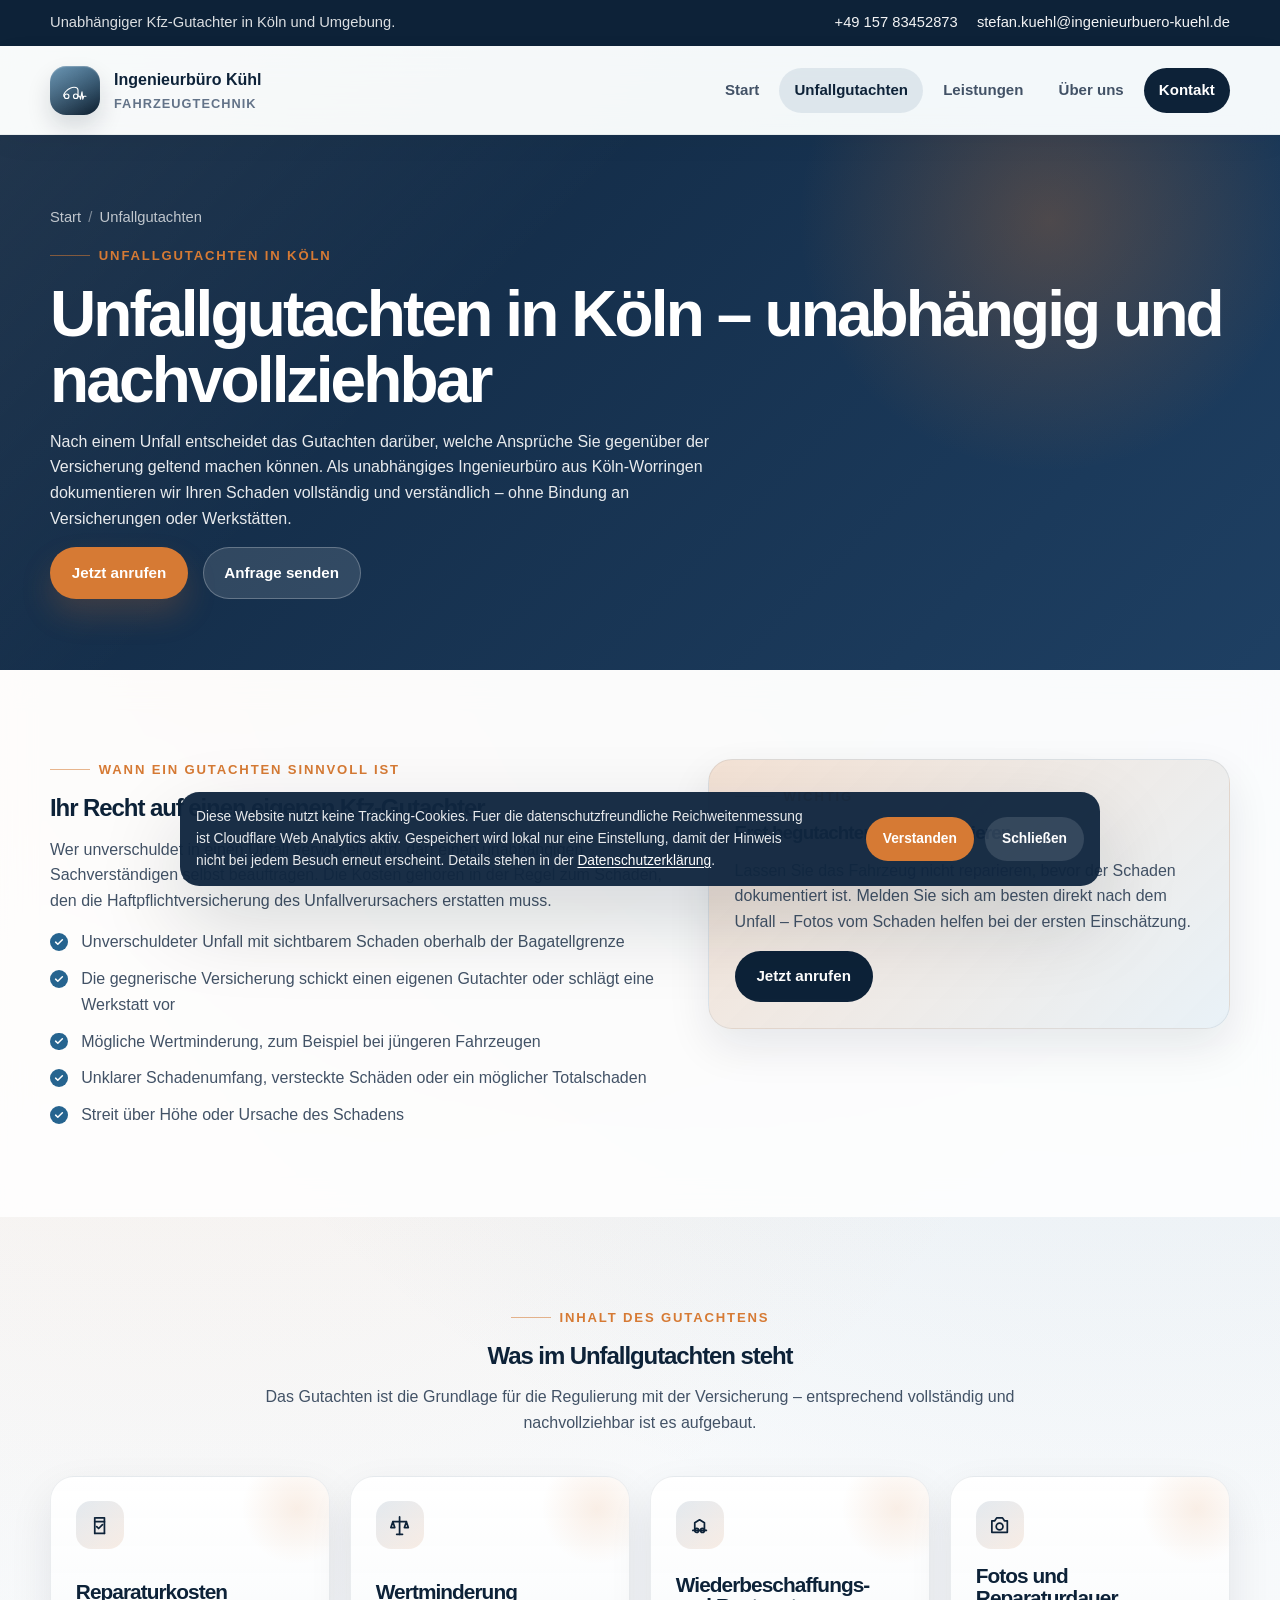
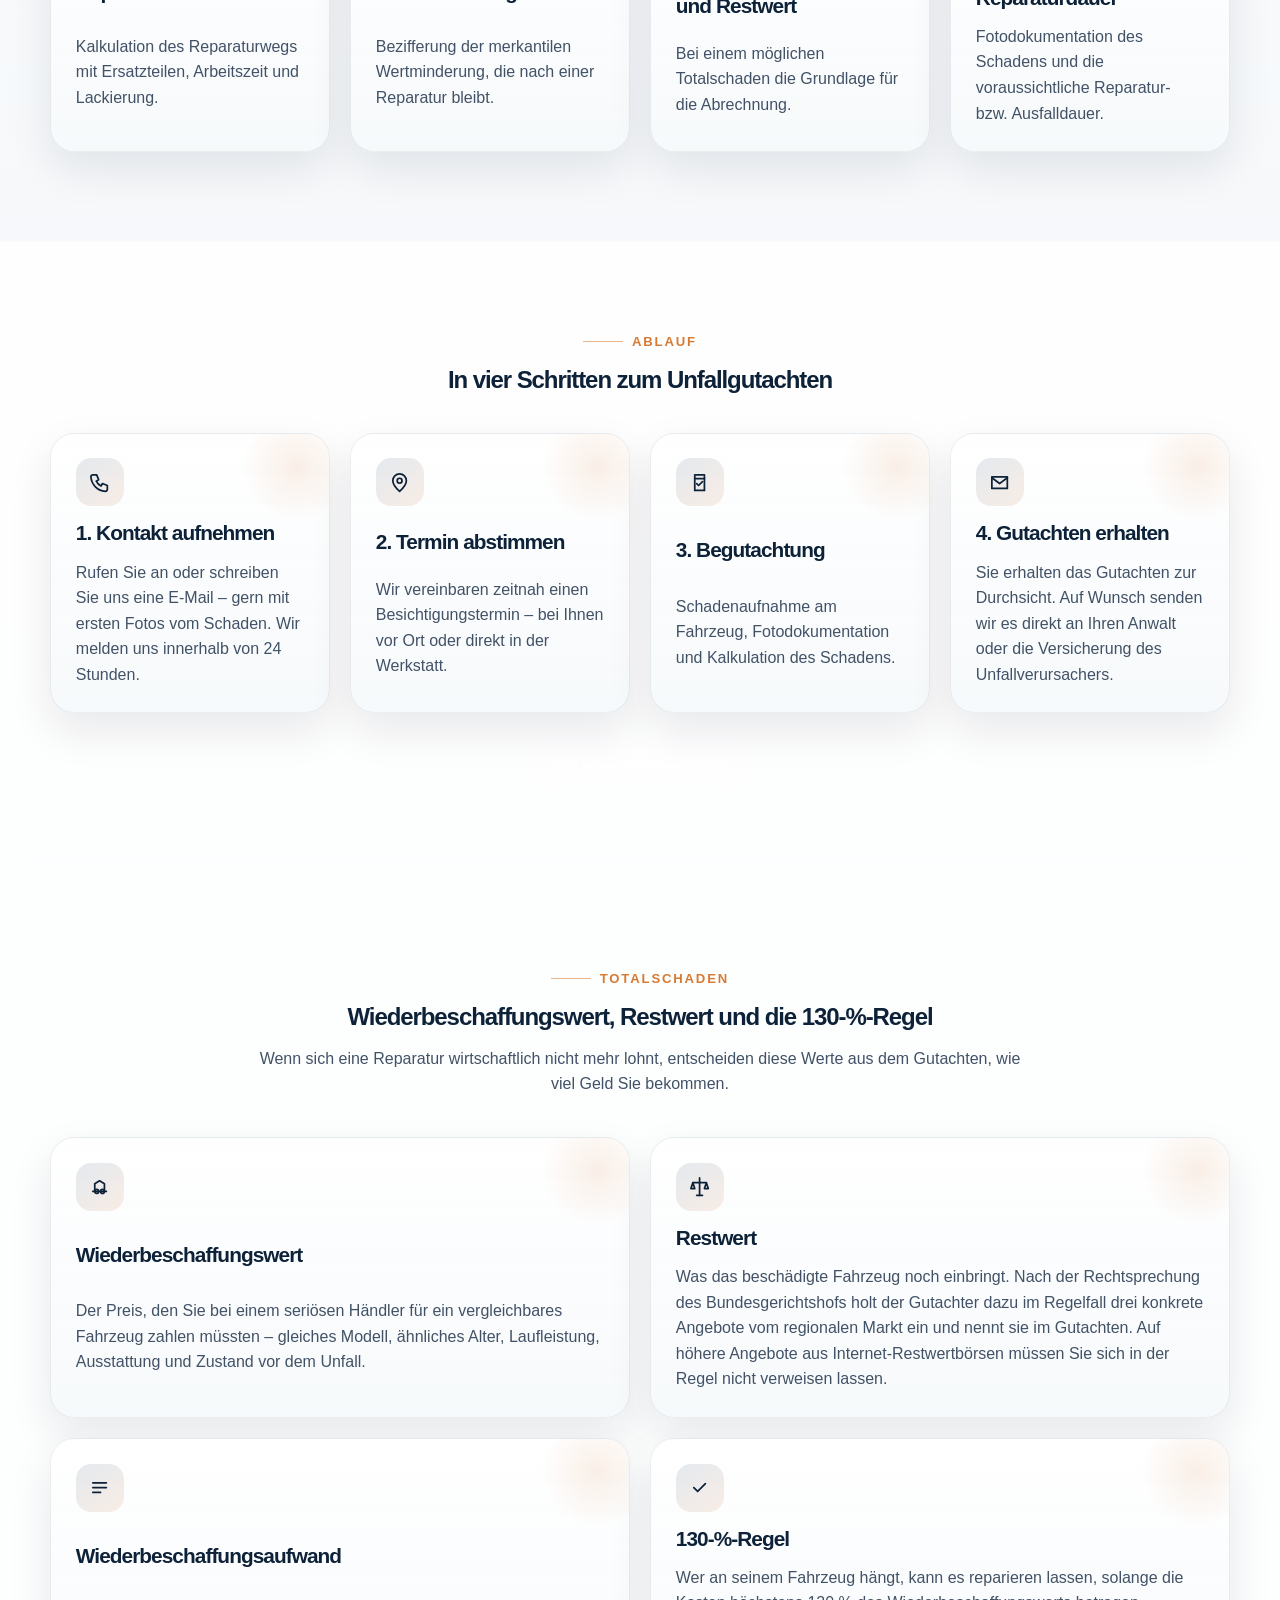
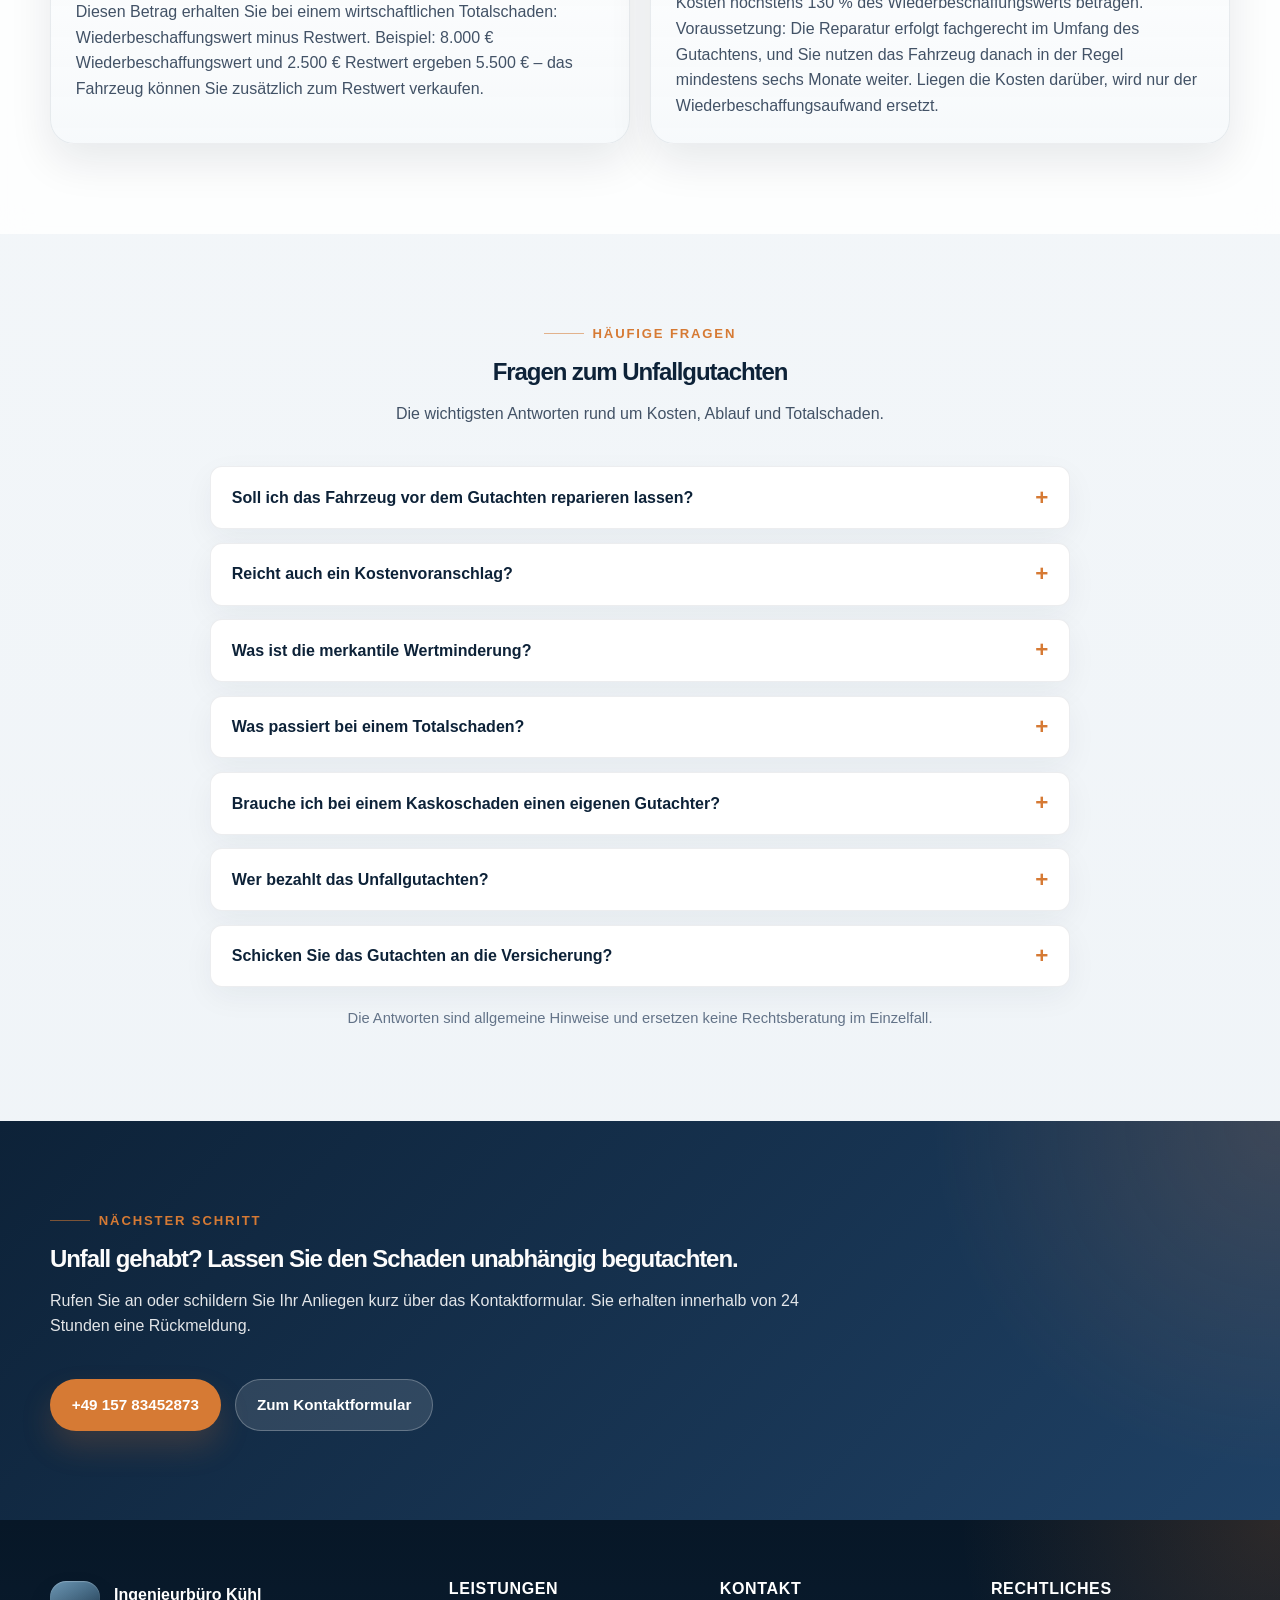
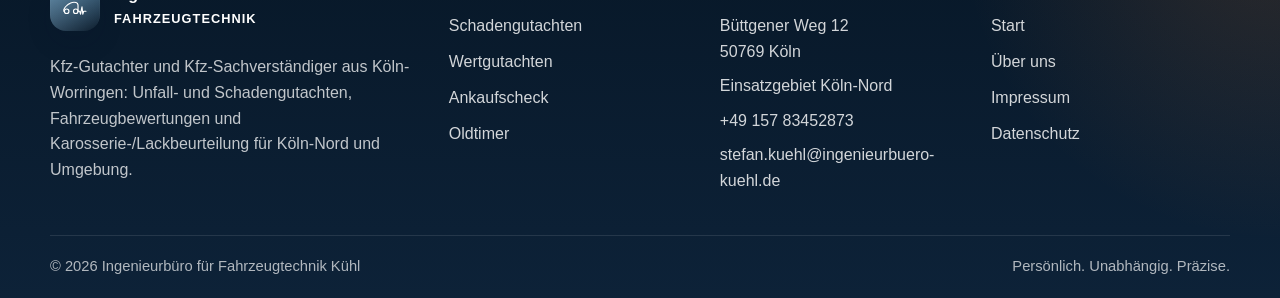
<file: unfallgutachten.html>
<!DOCTYPE html>
<html lang="de">
<head>
  <meta charset="UTF-8">
  <meta name="viewport" content="width=device-width, initial-scale=1.0">
  <meta name="description" content="Unfallgutachten in K&ouml;ln vom unabh&auml;ngigen Kfz-Sachverst&auml;ndigen: Reparaturkosten, Wertminderung, Wiederbeschaffungswert und Fotodokumentation. Bei unverschuldetem Unfall zahlt in der Regel die gegnerische Versicherung.">
  <meta name="robots" content="index, follow">
  <link rel="canonical" href="https://ingenieurbuero-kuehl.de/unfallgutachten.html">
  <meta property="og:type" content="website">
  <meta property="og:locale" content="de_DE">
  <meta property="og:site_name" content="Ingenieurb&uuml;ro f&uuml;r Fahrzeugtechnik K&uuml;hl">
  <meta property="og:title" content="Unfallgutachten K&ouml;ln | Unabh&auml;ngiger Kfz-Gutachter">
  <meta property="og:description" content="Unfallgutachten in K&ouml;ln vom unabh&auml;ngigen Kfz-Sachverst&auml;ndigen: Reparaturkosten, Wertminderung, Wiederbeschaffungswert und Fotodokumentation. Bei unverschuldetem Unfall zahlt in der Regel die gegnerische Versicherung.">
  <meta property="og:url" content="https://ingenieurbuero-kuehl.de/unfallgutachten.html">
  <meta name="theme-color" content="#10263f">
  <title>Unfallgutachten K&ouml;ln | Unabh&auml;ngiger Kfz-Gutachter</title>
  <link rel="stylesheet" href="css/style.css?v=20261021-1">
  <script type="application/ld+json">
{
  "@context": "https://schema.org",
  "@type": "Service",
  "name": "Unfallgutachten / Kfz-Schadengutachten",
  "serviceType": "Kfz-Unfallgutachten",
  "description": "Unabhängiges Unfall- und Schadengutachten für Pkw in Köln und Umgebung: Reparaturkosten, Wertminderung, Wiederbeschaffungs- und Restwert, Fotodokumentation.",
  "provider": {
    "@id": "https://ingenieurbuero-kuehl.de/#organisation"
  },
  "areaServed": [
    {
      "@type": "City",
      "name": "Köln"
    },
    {
      "@type": "City",
      "name": "Dormagen"
    }
  ],
  "url": "https://ingenieurbuero-kuehl.de/unfallgutachten.html"
}
  </script>
  <script type="application/ld+json">
{
  "@context": "https://schema.org",
  "@type": "BreadcrumbList",
  "itemListElement": [
    {
      "@type": "ListItem",
      "position": 1,
      "name": "Start",
      "item": "https://ingenieurbuero-kuehl.de/"
    },
    {
      "@type": "ListItem",
      "position": 2,
      "name": "Unfallgutachten",
      "item": "https://ingenieurbuero-kuehl.de/unfallgutachten.html"
    }
  ]
}
  </script>
  <script type="application/ld+json">
{
  "@context": "https://schema.org",
  "@type": "FAQPage",
  "mainEntity": [
    {
      "@type": "Question",
      "name": "Soll ich das Fahrzeug vor dem Gutachten reparieren lassen?",
      "acceptedAnswer": {
        "@type": "Answer",
        "text": "Nein. Die Begutachtung sollte vor der Reparatur stattfinden, damit der Schaden vollständig und nachvollziehbar dokumentiert werden kann."
      }
    },
    {
      "@type": "Question",
      "name": "Reicht auch ein Kostenvoranschlag?",
      "acceptedAnswer": {
        "@type": "Answer",
        "text": "Bei kleinen Bagatellschäden oft ja – die Grenze liegt je nach Gericht meist zwischen etwa 750 und 1.000 Euro. Ein Kostenvoranschlag erfasst aber weder Wertminderung noch Nutzungsausfall. Wir erstellen beides und entscheiden gemeinsam bei der Beauftragung, was in Ihrem Fall sinnvoll ist – abhängig von Schadenhöhe, Fahrzeugalter und möglicher Wertminderung."
      }
    },
    {
      "@type": "Question",
      "name": "Was ist die merkantile Wertminderung?",
      "acceptedAnswer": {
        "@type": "Answer",
        "text": "Auch nach einer fachgerechten Reparatur gilt ein Unfallfahrzeug am Markt oft als weniger wert. Diese Differenz kann als Teil des Schadens geltend gemacht werden – das Gutachten beziffert sie."
      }
    },
    {
      "@type": "Question",
      "name": "Was passiert bei einem Totalschaden?",
      "acceptedAnswer": {
        "@type": "Answer",
        "text": "Liegen die Reparaturkosten über dem Wiederbeschaffungswert, erhalten Sie in der Regel den Wiederbeschaffungsaufwand ersetzt, also Wiederbeschaffungswert minus Restwert. Bis zu 130 % des Wiederbeschaffungswerts kann eine Reparatur trotzdem ersetzt werden, wenn sie fachgerecht durchgeführt wird und Sie das Fahrzeug weiter nutzen. Details finden Sie oben im Abschnitt Totalschaden."
      }
    },
    {
      "@type": "Question",
      "name": "Brauche ich bei einem Kaskoschaden einen eigenen Gutachter?",
      "acceptedAnswer": {
        "@type": "Answer",
        "text": "Bei Kaskoschäden beauftragt meist Ihre eigene Versicherung einen Sachverständigen. Ein eigenes Gutachten kann trotzdem sinnvoll sein, wenn Sie Zweifel an der Bewertung haben – die Kosten tragen Sie dann allerdings in der Regel selbst."
      }
    },
    {
      "@type": "Question",
      "name": "Wer bezahlt das Unfallgutachten?",
      "acceptedAnswer": {
        "@type": "Answer",
        "text": "Wenn Sie unverschuldet in einen Unfall verwickelt wurden, gehören die Gutachterkosten zum Schaden, den die Haftpflichtversicherung des Unfallverursachers erstatten muss. Trifft Sie eine Mitschuld, werden nach der Rechtsprechung des Bundesgerichtshofs auch die Gutachterkosten nur entsprechend der Haftungsquote ersetzt: Haftet der Unfallgegner zum Beispiel zu 70 %, übernimmt seine Versicherung 70 % der Gutachterkosten."
      }
    },
    {
      "@type": "Question",
      "name": "Schicken Sie das Gutachten an die Versicherung?",
      "acceptedAnswer": {
        "@type": "Answer",
        "text": "Sie erhalten das Gutachten zuerst zur Durchsicht. Auf Wunsch senden wir es anschließend direkt an Ihren Anwalt oder an die Versicherung des Unfallverursachers."
      }
    }
  ]
}
  </script>
</head>
<body>
  <a class="skip-link" href="#main-content">Zum Inhalt springen</a>
  <div class="mobile-backdrop" data-nav-backdrop></div>

  <header class="site-header">
    <div class="topbar">
      <div class="container topbar__inner">
        <p>Unabh&auml;ngiger Kfz-Gutachter in K&ouml;ln und Umgebung.</p>
        <div class="topbar__links">
          <a href="tel:+4915783452873">+49 157 83452873</a>
          <a href="mailto:stefan.kuehl@ingenieurbuero-kuehl.de">stefan.kuehl@ingenieurbuero-kuehl.de</a>
        </div>
      </div>
    </div>
    <div class="header-shell">
      <div class="container header-shell__inner">
        <a class="brand" href="index.html" aria-label="Startseite des Ingenieurb&uuml;ros K&uuml;hl">
          <span class="brand__mark" aria-hidden="true">
            <svg viewBox="0 0 48 48" xmlns="http://www.w3.org/2000/svg">
              <path d="M5,34 L5,31 Q7,26 10,24 Q13,21 16,20 Q20,18 23,18 Q27,18 29,20 L30,23 L30,34" stroke="#ffffff" stroke-width="2" fill="none" stroke-linecap="round" stroke-linejoin="round"/>
              <circle cx="10" cy="34" r="4" stroke="#ffffff" stroke-width="2" fill="none"/>
              <circle cx="26" cy="34" r="4" stroke="#ffffff" stroke-width="2" fill="none"/>
              <path d="M30,34 L33,34 L34.5,39 L37,26 L38.5,39 L40,34 L44,34" stroke="#ffffff" stroke-width="2" fill="none" stroke-linecap="round" stroke-linejoin="round"/>
            </svg>
          </span>
          <span class="brand__text">
            <strong>Ingenieurb&uuml;ro K&uuml;hl</strong>
            <span>Fahrzeugtechnik</span>
          </span>
        </a>

        <button class="nav-toggle" type="button" aria-expanded="false" aria-controls="site-nav" aria-label="Navigation &ouml;ffnen" data-nav-toggle>
          <span></span>
          <span></span>
          <span></span>
        </button>

        <nav class="site-nav" id="site-nav" aria-label="Hauptnavigation">
          <ul class="nav-list">
            <li><a href="index.html">Start</a></li>
            <li><a href="unfallgutachten.html" aria-current="page">Unfallgutachten</a></li>
            <li><a href="leistungen.html">Leistungen</a></li>
            <li><a href="ueber-uns.html">&Uuml;ber uns</a></li>
            <li><a href="kontakt.html" class="nav-list__cta">Kontakt</a></li>
          </ul>
          <div class="site-nav__meta">
            <p>Schnelle Hilfe bei Unfallschaden, Fahrzeugbewertung und Karosserie-/Lackbeurteilung.</p>
            <a class="button button--primary button--block" href="kontakt.html">Anfrage starten</a>
          </div>
        </nav>
      </div>
    </div>
  </header>

  <main id="main-content">
    <section class="page-hero">
      <div class="container page-hero__content">
        <nav class="breadcrumb" aria-label="Brotkrumen">
          <a href="index.html">Start</a>
          <span aria-hidden="true">/</span>
          <span aria-current="page">Unfallgutachten</span>
        </nav>
        <span class="eyebrow">Unfallgutachten in K&ouml;ln</span>
        <h1>Unfallgutachten in K&ouml;ln &ndash; unabh&auml;ngig und nachvollziehbar</h1>
        <p>Nach einem Unfall entscheidet das Gutachten dar&uuml;ber, welche Anspr&uuml;che Sie gegen&uuml;ber der Versicherung geltend machen k&ouml;nnen. Als unabh&auml;ngiges Ingenieurb&uuml;ro aus K&ouml;ln-Worringen dokumentieren wir Ihren Schaden vollst&auml;ndig und verst&auml;ndlich &ndash; ohne Bindung an Versicherungen oder Werkst&auml;tten.</p>
        <div class="actions">
          <a class="button button--primary" href="tel:+4915783452873">Jetzt anrufen</a>
          <a class="button button--secondary" href="kontakt.html">Anfrage senden</a>
        </div>
      </div>
    </section>

    <section class="section section--light">
      <div class="container story-grid">
        <div class="story-copy">
          <span class="eyebrow">Wann ein Gutachten sinnvoll ist</span>
          <h2>Ihr Recht auf einen eigenen Kfz-Gutachter</h2>
          <p>Wer unverschuldet in einen Unfall verwickelt wird, darf einen unabh&auml;ngigen Sachverst&auml;ndigen selbst beauftragen. Die Kosten geh&ouml;ren in der Regel zum Schaden, den die Haftpflichtversicherung des Unfallverursachers erstatten muss.</p>
          <ul class="check-list">
            <li>Unverschuldeter Unfall mit sichtbarem Schaden oberhalb der Bagatellgrenze</li>
            <li>Die gegnerische Versicherung schickt einen eigenen Gutachter oder schl&auml;gt eine Werkstatt vor</li>
            <li>M&ouml;gliche Wertminderung, zum Beispiel bei j&uuml;ngeren Fahrzeugen</li>
            <li>Unklarer Schadenumfang, versteckte Sch&auml;den oder ein m&ouml;glicher Totalschaden</li>
            <li>Streit &uuml;ber H&ouml;he oder Ursache des Schadens</li>
          </ul>
        </div>
        <aside class="panel panel--accent">
          <span class="eyebrow">Wichtig</span>
          <h3>Erst begutachten, dann reparieren</h3>
          <p>Lassen Sie das Fahrzeug nicht reparieren, bevor der Schaden dokumentiert ist. Melden Sie sich am besten direkt nach dem Unfall &ndash; Fotos vom Schaden helfen bei der ersten Einsch&auml;tzung.</p>
          <div class="actions">
            <a class="button button--dark" href="tel:+4915783452873">Jetzt anrufen</a>
          </div>
        </aside>
      </div>
    </section>

    <section class="section">
      <div class="container">
        <div class="section__intro section__intro--center">
          <span class="eyebrow">Inhalt des Gutachtens</span>
          <h2>Was im Unfallgutachten steht</h2>
          <p>Das Gutachten ist die Grundlage f&uuml;r die Regulierung mit der Versicherung &ndash; entsprechend vollst&auml;ndig und nachvollziehbar ist es aufgebaut.</p>
        </div>
        <div class="value-grid">
          <article class="value-card">
            <span class="card-icon" aria-hidden="true">
              <svg viewBox="0 0 24 24" xmlns="http://www.w3.org/2000/svg"><path d="M8 4h8"/><path d="M7 4v16"/><path d="M17 4v16"/><path d="M7 8h10"/><path d="M9 13l2 2 4-4"/><path d="M7 20h10"/></svg>
            </span>
            <h3>Reparaturkosten</h3>
            <p>Kalkulation des Reparaturwegs mit Ersatzteilen, Arbeitszeit und Lackierung.</p>
          </article>
          <article class="value-card">
            <span class="card-icon" aria-hidden="true">
              <svg viewBox="0 0 24 24" xmlns="http://www.w3.org/2000/svg"><path d="M12 3v18"/><path d="M9 21h6"/><path d="M5 8h14"/><path d="M5 8l-2 6h4z"/><path d="M19 8l-2 6h4z"/></svg>
            </span>
            <h3>Wertminderung</h3>
            <p>Bezifferung der merkantilen Wertminderung, die nach einer Reparatur bleibt.</p>
          </article>
          <article class="value-card">
            <span class="card-icon" aria-hidden="true">
              <svg viewBox="0 0 24 24" xmlns="http://www.w3.org/2000/svg"><path d="M5 17h14"/><path d="M7 17V9l5-3 5 3v8"/><circle cx="9" cy="17" r="2"/><circle cx="15" cy="17" r="2"/></svg>
            </span>
            <h3>Wiederbeschaffungs- und Restwert</h3>
            <p>Bei einem m&ouml;glichen Totalschaden die Grundlage f&uuml;r die Abrechnung.</p>
          </article>
          <article class="value-card">
            <span class="card-icon" aria-hidden="true">
              <svg viewBox="0 0 24 24" xmlns="http://www.w3.org/2000/svg"><path d="M4 7h3l2-3h6l2 3h3v12H4z"/><circle cx="12" cy="13" r="3.5"/></svg>
            </span>
            <h3>Fotos und Reparaturdauer</h3>
            <p>Fotodokumentation des Schadens und die voraussichtliche Reparatur- bzw. Ausfalldauer.</p>
          </article>
        </div>
      </div>
    </section>

    <section class="section section--light">
      <div class="container">
        <div class="section__intro section__intro--center">
          <span class="eyebrow">Ablauf</span>
          <h2>In vier Schritten zum Unfallgutachten</h2>
        </div>
        <div class="value-grid">
          <article class="value-card">
            <span class="card-icon" aria-hidden="true">
              <svg viewBox="0 0 24 24" xmlns="http://www.w3.org/2000/svg"><path d="M5 4h4l2 5-2.5 1.5a11 11 0 0 0 5 5L15 13l5 2v4a2 2 0 0 1-2 2A16 16 0 0 1 3 6a2 2 0 0 1 2-2"/></svg>
            </span>
            <h3>1. Kontakt aufnehmen</h3>
            <p>Rufen Sie an oder schreiben Sie uns eine E-Mail &ndash; gern mit ersten Fotos vom Schaden. Wir melden uns innerhalb von 24 Stunden.</p>
          </article>
          <article class="value-card">
            <span class="card-icon" aria-hidden="true">
              <svg viewBox="0 0 24 24" xmlns="http://www.w3.org/2000/svg"><path d="M12 21s-7-6.2-7-11a7 7 0 0 1 14 0c0 4.8-7 11-7 11z"/><circle cx="12" cy="10" r="2.5"/></svg>
            </span>
            <h3>2. Termin abstimmen</h3>
            <p>Wir vereinbaren zeitnah einen Besichtigungstermin &ndash; bei Ihnen vor Ort oder direkt in der Werkstatt.</p>
          </article>
          <article class="value-card">
            <span class="card-icon" aria-hidden="true">
              <svg viewBox="0 0 24 24" xmlns="http://www.w3.org/2000/svg"><path d="M8 4h8"/><path d="M7 4v16"/><path d="M17 4v16"/><path d="M7 8h10"/><path d="M9 13l2 2 4-4"/><path d="M7 20h10"/></svg>
            </span>
            <h3>3. Begutachtung</h3>
            <p>Schadenaufnahme am Fahrzeug, Fotodokumentation und Kalkulation des Schadens.</p>
          </article>
          <article class="value-card">
            <span class="card-icon" aria-hidden="true">
              <svg viewBox="0 0 24 24" xmlns="http://www.w3.org/2000/svg"><path d="M4 6h16v12H4z"/><path d="M4 7l8 6 8-6"/></svg>
            </span>
            <h3>4. Gutachten erhalten</h3>
            <p>Sie erhalten das Gutachten zur Durchsicht. Auf Wunsch senden wir es direkt an Ihren Anwalt oder die Versicherung des Unfallverursachers.</p>
          </article>
        </div>
        <div class="actions" style="justify-content:center;margin-top:1.5rem">
          <a class="button button--secondary" href="leistungen.html">Alle Leistungen ansehen</a>
        </div>
      </div>
    </section>

    <section class="section section--light" id="totalschaden">
      <div class="container">
        <div class="section__intro section__intro--center">
          <span class="eyebrow">Totalschaden</span>
          <h2>Wiederbeschaffungswert, Restwert und die 130-%-Regel</h2>
          <p>Wenn sich eine Reparatur wirtschaftlich nicht mehr lohnt, entscheiden diese Werte aus dem Gutachten, wie viel Geld Sie bekommen.</p>
        </div>
        <div class="detail-grid">
          <article class="detail-card">
            <span class="card-icon" aria-hidden="true"><svg viewBox="0 0 24 24" xmlns="http://www.w3.org/2000/svg"><path d="M5 17h14"/><path d="M7 17V9l5-3 5 3v8"/><circle cx="9" cy="17" r="2"/><circle cx="15" cy="17" r="2"/></svg></span>
            <h3>Wiederbeschaffungswert</h3>
            <p>Der Preis, den Sie bei einem seri&ouml;sen H&auml;ndler f&uuml;r ein vergleichbares Fahrzeug zahlen m&uuml;ssten &ndash; gleiches Modell, &auml;hnliches Alter, Laufleistung, Ausstattung und Zustand vor dem Unfall.</p>
          </article>
          <article class="detail-card">
            <span class="card-icon" aria-hidden="true"><svg viewBox="0 0 24 24" xmlns="http://www.w3.org/2000/svg"><path d="M12 3v18"/><path d="M9 21h6"/><path d="M5 8h14"/><path d="M5 8l-2 6h4z"/><path d="M19 8l-2 6h4z"/></svg></span>
            <h3>Restwert</h3>
            <p>Was das besch&auml;digte Fahrzeug noch einbringt. Nach der Rechtsprechung des Bundesgerichtshofs holt der Gutachter dazu im Regelfall drei konkrete Angebote vom regionalen Markt ein und nennt sie im Gutachten. Auf h&ouml;here Angebote aus Internet-Restwertb&ouml;rsen m&uuml;ssen Sie sich in der Regel nicht verweisen lassen.</p>
          </article>
          <article class="detail-card">
            <span class="card-icon" aria-hidden="true"><svg viewBox="0 0 24 24" xmlns="http://www.w3.org/2000/svg"><path d="M5 12h14"/><path d="M5 7h14"/><path d="M5 17h8"/></svg></span>
            <h3>Wiederbeschaffungsaufwand</h3>
            <p>Diesen Betrag erhalten Sie bei einem wirtschaftlichen Totalschaden: Wiederbeschaffungswert minus Restwert. Beispiel: 8.000&nbsp;&euro; Wiederbeschaffungswert und 2.500&nbsp;&euro; Restwert ergeben 5.500&nbsp;&euro; &ndash; das Fahrzeug k&ouml;nnen Sie zus&auml;tzlich zum Restwert verkaufen.</p>
          </article>
          <article class="detail-card">
            <span class="card-icon" aria-hidden="true"><svg viewBox="0 0 24 24" xmlns="http://www.w3.org/2000/svg"><path d="M6 12l4 4 8-8"/></svg></span>
            <h3>130-%-Regel</h3>
            <p>Wer an seinem Fahrzeug h&auml;ngt, kann es reparieren lassen, solange die Kosten h&ouml;chstens 130&nbsp;% des Wiederbeschaffungswerts betragen. Voraussetzung: Die Reparatur erfolgt fachgerecht im Umfang des Gutachtens, und Sie nutzen das Fahrzeug danach in der Regel mindestens sechs Monate weiter. Liegen die Kosten dar&uuml;ber, wird nur der Wiederbeschaffungsaufwand ersetzt.</p>
          </article>
        </div>
      </div>
    </section>

    <section class="section" id="faq">
      <div class="container">
        <div class="section__intro section__intro--center">
          <span class="eyebrow">H&auml;ufige Fragen</span>
          <h2>Fragen zum Unfallgutachten</h2>
          <p>Die wichtigsten Antworten rund um Kosten, Ablauf und Totalschaden.</p>
        </div>
        <div class="faq-list">
          <details class="faq-item">
            <summary>Soll ich das Fahrzeug vor dem Gutachten reparieren lassen?</summary>
            <p>Nein. Die Begutachtung sollte vor der Reparatur stattfinden, damit der Schaden vollst&auml;ndig und nachvollziehbar dokumentiert werden kann.</p>
          </details>
          <details class="faq-item">
            <summary>Reicht auch ein Kostenvoranschlag?</summary>
            <p>Bei kleinen Bagatellsch&auml;den oft ja &ndash; die Grenze liegt je nach Gericht meist zwischen etwa 750 und 1.000&nbsp;Euro. Ein Kostenvoranschlag erfasst aber weder Wertminderung noch Nutzungsausfall. Wir erstellen beides und entscheiden gemeinsam bei der Beauftragung, was in Ihrem Fall sinnvoll ist &ndash; abh&auml;ngig von Schadenh&ouml;he, Fahrzeugalter und m&ouml;glicher Wertminderung.</p>
          </details>
          <details class="faq-item">
            <summary>Was ist die merkantile Wertminderung?</summary>
            <p>Auch nach einer fachgerechten Reparatur gilt ein Unfallfahrzeug am Markt oft als weniger wert. Diese Differenz kann als Teil des Schadens geltend gemacht werden &ndash; das Gutachten beziffert sie.</p>
          </details>
          <details class="faq-item">
            <summary>Was passiert bei einem Totalschaden?</summary>
            <p>Liegen die Reparaturkosten &uuml;ber dem Wiederbeschaffungswert, erhalten Sie in der Regel den Wiederbeschaffungsaufwand ersetzt, also Wiederbeschaffungswert minus Restwert. Bis zu 130&nbsp;% des Wiederbeschaffungswerts kann eine Reparatur trotzdem ersetzt werden, wenn sie fachgerecht durchgef&uuml;hrt wird und Sie das Fahrzeug weiter nutzen. Details finden Sie <a href="#totalschaden">oben im Abschnitt Totalschaden</a>.</p>
          </details>
          <details class="faq-item">
            <summary>Brauche ich bei einem Kaskoschaden einen eigenen Gutachter?</summary>
            <p>Bei Kaskosch&auml;den beauftragt meist Ihre eigene Versicherung einen Sachverst&auml;ndigen. Ein eigenes Gutachten kann trotzdem sinnvoll sein, wenn Sie Zweifel an der Bewertung haben &ndash; die Kosten tragen Sie dann allerdings in der Regel selbst.</p>
          </details>
          <details class="faq-item">
            <summary>Wer bezahlt das Unfallgutachten?</summary>
            <p>Wenn Sie unverschuldet in einen Unfall verwickelt wurden, geh&ouml;ren die Gutachterkosten zum Schaden, den die Haftpflichtversicherung des Unfallverursachers erstatten muss. Trifft Sie eine Mitschuld, werden nach der Rechtsprechung des Bundesgerichtshofs auch die Gutachterkosten nur entsprechend der Haftungsquote ersetzt: Haftet der Unfallgegner zum Beispiel zu 70&nbsp;%, &uuml;bernimmt seine Versicherung 70&nbsp;% der Gutachterkosten.</p>
          </details>
          <details class="faq-item">
            <summary>Schicken Sie das Gutachten an die Versicherung?</summary>
            <p>Sie erhalten das Gutachten zuerst zur Durchsicht. Auf Wunsch senden wir es anschlie&szlig;end direkt an Ihren Anwalt oder an die Versicherung des Unfallverursachers.</p>
          </details>
        </div>
        <p class="faq-note">Die Antworten sind allgemeine Hinweise und ersetzen keine Rechtsberatung im Einzelfall.</p>
      </div>
    </section>
    <section class="section section--dark">
      <div class="container">
        <div class="section__intro">
          <span class="eyebrow">N&auml;chster Schritt</span>
          <h2>Unfall gehabt? Lassen Sie den Schaden unabh&auml;ngig begutachten.</h2>
          <p>Rufen Sie an oder schildern Sie Ihr Anliegen kurz &uuml;ber das Kontaktformular. Sie erhalten innerhalb von 24 Stunden eine R&uuml;ckmeldung.</p>
        </div>
        <div class="actions">
          <a class="button button--primary" href="tel:+4915783452873">+49 157 83452873</a>
          <a class="button button--secondary" href="kontakt.html">Zum Kontaktformular</a>
        </div>
      </div>
    </section>
  </main>

  <footer class="site-footer">
    <div class="container footer__grid">
      <div>
        <a class="brand brand--footer" href="index.html" aria-label="Startseite des Ingenieurb&uuml;ros K&uuml;hl">
          <span class="brand__mark" aria-hidden="true">
            <svg viewBox="0 0 48 48" xmlns="http://www.w3.org/2000/svg">
              <path d="M5,34 L5,31 Q7,26 10,24 Q13,21 16,20 Q20,18 23,18 Q27,18 29,20 L30,23 L30,34" stroke="#ffffff" stroke-width="2" fill="none" stroke-linecap="round" stroke-linejoin="round"/>
              <circle cx="10" cy="34" r="4" stroke="#ffffff" stroke-width="2" fill="none"/>
              <circle cx="26" cy="34" r="4" stroke="#ffffff" stroke-width="2" fill="none"/>
              <path d="M30,34 L33,34 L34.5,39 L37,26 L38.5,39 L40,34 L44,34" stroke="#ffffff" stroke-width="2" fill="none" stroke-linecap="round" stroke-linejoin="round"/>
            </svg>
          </span>
          <span class="brand__text">
            <strong>Ingenieurb&uuml;ro K&uuml;hl</strong>
            <span>Fahrzeugtechnik</span>
          </span>
        </a>
        <p class="footer__copy">
          Kfz-Gutachter und Kfz-Sachverst&auml;ndiger aus K&ouml;ln-Worringen: Unfall- und Schadengutachten, Fahrzeugbewertungen und Karosserie-/Lackbeurteilung f&uuml;r K&ouml;ln-Nord und Umgebung.
        </p>
      </div>

      <div>
        <h2 class="footer__title">Leistungen</h2>
        <div class="footer__links">
          <a href="leistungen.html#schadengutachten">Schadengutachten</a>
          <a href="leistungen.html#wertgutachten">Wertgutachten</a>
          <a href="leistungen.html#ankaufscheck">Ankaufscheck</a>
          <a href="leistungen.html#oldtimer">Oldtimer</a>
        </div>
      </div>

      <div>
        <h2 class="footer__title">Kontakt</h2>
        <address class="footer__address">
          <span>B&uuml;ttgener Weg 12<br>50769 K&ouml;ln</span>
          <a href="kfz-gutachter-koeln-nord.html">Einsatzgebiet K&ouml;ln-Nord</a>
          <a href="tel:+4915783452873">+49 157 83452873</a>
          <a href="mailto:stefan.kuehl@ingenieurbuero-kuehl.de">stefan.kuehl@ingenieurbuero-kuehl.de</a>
        </address>
      </div>

      <div>
        <h2 class="footer__title">Rechtliches</h2>
        <div class="footer__links">
          <a href="index.html">Start</a>
          <a href="ueber-uns.html">&Uuml;ber uns</a>
          <a href="impressum.html">Impressum</a>
          <a href="datenschutz.html">Datenschutz</a>
        </div>
      </div>
    </div>

    <div class="container footer__bottom">
      <span>&copy; <span data-year></span> Ingenieurb&uuml;ro f&uuml;r Fahrzeugtechnik K&uuml;hl</span>
      <span>Pers&ouml;nlich. Unabh&auml;ngig. Pr&auml;zise.</span>
    </div>
  </footer>

  <div class="cookie-banner is-hidden" id="cookie-banner" role="dialog" aria-label="Cookie-Hinweis" aria-live="polite">
    <p>
      Diese Website nutzt keine Tracking-Cookies. Fuer die datenschutzfreundliche Reichweitenmessung
      ist Cloudflare Web Analytics aktiv. Gespeichert wird lokal nur eine Einstellung, damit der
      Hinweis nicht bei jedem Besuch erneut erscheint. Details stehen in der
      <a href="datenschutz.html">Datenschutzerkl&auml;rung</a>.
    </p>
    <div class="cookie-banner__actions">
      <button class="cookie-banner__accept" id="cookie-accept" type="button">Verstanden</button>
      <button class="cookie-banner__close" id="cookie-close" type="button">Schlie&szlig;en</button>
    </div>
  </div>

  <script src="js/site-config.js?v=20260315-2"></script>
  <script src="js/cloudflare-analytics.js?v=20260315-1"></script>
  <script src="js/main.js?v=20260315-2"></script>
</body>
</html>
</file>
<file: css/style.css>
:root {
  --brand-950: #071727;
  --brand-900: #0d2238;
  --brand-800: #163754;
  --brand-700: #26648f;
  --accent-600: #d67a34;
  --accent-500: #ef9757;
  --accent-100: #f8e4d4;
  --sand-50: #fbfcfd;
  --sand-100: #f4f7fa;
  --sky-50: #eef3f7;
  --sky-100: #dde7ef;
  --ink-900: #162535;
  --ink-700: #425266;
  --ink-500: #637388;
  --line: #d7e1e9;
  --paper: #ffffff;
  --success: #2f7a4c;
  --shadow-sm: 0 18px 44px rgba(7, 23, 39, 0.09);
  --shadow-lg: 0 34px 84px rgba(7, 23, 39, 0.16);
  --radius-sm: 12px;
  --radius-md: 24px;
  --radius-lg: 36px;
  --max-width: 1180px;
  --header-height: 88px;
  --font-body: "Aptos", "Segoe UI Variable Text", "Segoe UI", sans-serif;
  --font-display: "Aptos", "Segoe UI Variable Display", "Segoe UI", sans-serif;
  --transition: 180ms ease;
}

*,
*::before,
*::after {
  box-sizing: border-box;
}

html {
  font-size: 16px;
  scroll-behavior: smooth;
}

body {
  margin: 0;
  min-width: 320px;
  font-family: var(--font-body);
  line-height: 1.6;
  color: var(--ink-900);
  background:
    radial-gradient(circle at 12% 12%, rgba(214, 122, 52, 0.12), transparent 22%),
    radial-gradient(circle at 88% 8%, rgba(38, 100, 143, 0.16), transparent 24%),
    linear-gradient(180deg, var(--sand-50), var(--sky-50));
}

body.nav-open {
  overflow: hidden;
}

img,
svg {
  display: block;
  max-width: 100%;
}

a {
  color: inherit;
  text-decoration: none;
}

button,
input,
select,
textarea {
  font: inherit;
}

button {
  cursor: pointer;
}

ul,
ol {
  margin: 0;
  padding: 0;
}

li {
  list-style: none;
}

h1,
h2,
h3,
h4 {
  margin: 0;
  font-family: var(--font-display);
  line-height: 1.02;
  letter-spacing: -0.045em;
  font-weight: 800;
  color: var(--brand-900);
}

p {
  margin: 0;
}

address {
  font-style: normal;
}

:focus-visible {
  outline: 3px solid rgba(198, 108, 49, 0.45);
  outline-offset: 3px;
}

.skip-link {
  position: absolute;
  left: 1rem;
  top: 1rem;
  z-index: 20;
  padding: 0.8rem 1rem;
  border-radius: var(--radius-sm);
  background: var(--brand-900);
  color: var(--paper);
  transform: translateY(-200%);
  transition: transform var(--transition);
}

.skip-link:focus {
  transform: translateY(0);
}

.container {
  width: min(100% - 2rem, var(--max-width));
  margin: 0 auto;
}

.eyebrow {
  display: inline-flex;
  align-items: center;
  gap: 0.55rem;
  font-size: 0.82rem;
  font-weight: 800;
  letter-spacing: 0.14em;
  text-transform: uppercase;
  color: var(--accent-600);
}

.eyebrow::before {
  content: "";
  width: 2.5rem;
  height: 1px;
  background: currentColor;
  opacity: 0.55;
}

.lead {
  font-size: clamp(1.02rem, 2vw, 1.16rem);
  color: rgba(255, 255, 255, 0.9);
}

.section {
  padding: clamp(4rem, 7vw, 6rem) 0;
}

.section--light {
  background: rgba(255, 255, 255, 0.82);
  backdrop-filter: blur(16px);
}

.section--tint {
  background:
    radial-gradient(circle at right top, rgba(214, 122, 52, 0.14), transparent 28%),
    radial-gradient(circle at left bottom, rgba(38, 100, 143, 0.1), transparent 26%),
    rgba(229, 237, 243, 0.56);
}

.section--dark {
  background:
    radial-gradient(circle at right top, rgba(217, 133, 75, 0.18), transparent 26%),
    linear-gradient(135deg, var(--brand-900), #1f4165);
  color: var(--paper);
}

.section--dark h1,
.section--dark h2,
.section--dark h3,
.section--dark h4 {
  color: rgba(255, 255, 255, 0.98);
}

.section--dark .section__intro h1,
.section--dark .section__intro h2,
.section--dark .section__intro h3,
.section--dark .section__intro h4 {
  color: rgba(255, 255, 255, 0.99) !important;
  text-shadow: 0 1px 0 rgba(5, 14, 24, 0.22);
}

.section--dark .section__intro p {
  color: rgba(255, 255, 255, 0.88) !important;
}

.section--compact {
  padding-top: 0;
}

.section__intro {
  display: grid;
  gap: 1rem;
  margin-bottom: 2.5rem;
}

.section__intro p {
  max-width: 48rem;
  color: var(--ink-700);
}

.section__intro--center {
  text-align: center;
  justify-items: center;
}

.section__intro--center p {
  text-align: center;
}

.actions {
  display: flex;
  flex-wrap: wrap;
  gap: 0.9rem;
}

.button {
  display: inline-flex;
  align-items: center;
  justify-content: center;
  min-height: 3.2rem;
  padding: 0.8rem 1.3rem;
  border: 1px solid transparent;
  border-radius: 999px;
  font-size: 0.95rem;
  font-weight: 700;
  transition:
    transform var(--transition),
    border-color var(--transition),
    background-color var(--transition),
    color var(--transition),
    box-shadow var(--transition);
}

.button:hover {
  transform: translateY(-1px);
}

.button--primary {
  background: var(--accent-600);
  color: var(--paper);
  box-shadow: 0 16px 30px rgba(198, 108, 49, 0.22);
}

.button--primary:hover {
  background: var(--accent-500);
}

.button--secondary {
  background: rgba(255, 255, 255, 0.12);
  border-color: rgba(255, 255, 255, 0.25);
  color: var(--paper);
}

.button--secondary:hover {
  background: rgba(255, 255, 255, 0.18);
}

.button--ghost {
  background: rgba(255, 255, 255, 0.82);
  color: var(--brand-900);
  border-color: rgba(16, 38, 63, 0.08);
}

.button--ghost:hover {
  background: var(--paper);
}

.button--dark {
  background: var(--brand-900);
  color: var(--paper);
}

.button--dark:hover {
  background: var(--brand-800);
}

.button--block {
  width: 100%;
}

.pill-list {
  display: flex;
  flex-wrap: wrap;
  gap: 0.7rem;
}

.pill-list a,
.pill-list span {
  display: inline-flex;
  align-items: center;
  min-height: 2.6rem;
  padding: 0.4rem 0.95rem;
  border-radius: 999px;
  background: rgba(255, 255, 255, 0.78);
  border: 1px solid rgba(16, 38, 63, 0.09);
  color: var(--ink-700);
  font-size: 0.9rem;
  font-weight: 600;
}

.topbar {
  background: var(--brand-900);
  color: rgba(255, 255, 255, 0.85);
}

.topbar__inner {
  display: flex;
  align-items: center;
  justify-content: space-between;
  gap: 1rem;
  min-height: 2.9rem;
  font-size: 0.92rem;
}

.topbar__inner p {
  max-width: 28rem;
}

.topbar__links {
  display: flex;
  flex-wrap: wrap;
  gap: 0.9rem 1.2rem;
}

.topbar__links a {
  color: rgba(255, 255, 255, 0.95);
}

.site-header {
  position: sticky;
  top: 0;
  z-index: 12;
}

.header-shell {
  background: rgba(248, 251, 253, 0.78);
  backdrop-filter: blur(18px);
  border-bottom: 1px solid rgba(13, 34, 56, 0.06);
  box-shadow: 0 8px 26px rgba(7, 23, 39, 0.04);
}

.header-shell__inner {
  display: flex;
  align-items: center;
  justify-content: space-between;
  gap: 1rem;
  min-height: var(--header-height);
}

.brand {
  display: inline-flex;
  align-items: center;
  gap: 0.9rem;
  min-width: 0;
}

.brand__mark {
  width: 3.1rem;
  height: 3.1rem;
  padding: 0.7rem;
  border-radius: 1rem;
  background:
    linear-gradient(145deg, rgba(255, 255, 255, 0.32), rgba(255, 255, 255, 0.02)),
    linear-gradient(155deg, var(--brand-700), var(--brand-950));
  box-shadow:
    inset 0 1px 1px rgba(255, 255, 255, 0.25),
    0 12px 24px rgba(7, 23, 39, 0.14);
}

.brand__mark svg {
  width: 100%;
  height: 100%;
}

.brand__text {
  display: grid;
  gap: 0.1rem;
  min-width: 0;
}

.brand__text strong {
  font-size: 1rem;
  font-weight: 800;
  color: var(--brand-900);
}

.brand__text span {
  font-size: 0.8rem;
  font-weight: 700;
  letter-spacing: 0.08em;
  text-transform: uppercase;
  color: var(--ink-500);
}

.site-nav {
  display: flex;
  align-items: center;
  gap: 1.25rem;
}

.nav-list {
  display: flex;
  align-items: center;
  gap: 0.3rem;
}

.nav-list a {
  display: inline-flex;
  align-items: center;
  min-height: 2.8rem;
  padding: 0.4rem 0.95rem;
  border-radius: 999px;
  font-size: 0.94rem;
  font-weight: 700;
  color: var(--ink-700);
  transition: background-color var(--transition), color var(--transition);
}

.nav-list a:hover,
.nav-list a[aria-current="page"] {
  background: rgba(36, 80, 122, 0.1);
  color: var(--brand-900);
}

.nav-list .nav-list__cta {
  background: var(--brand-900);
  color: var(--paper);
}

.nav-list .nav-list__cta:hover,
.nav-list .nav-list__cta[aria-current="page"] {
  background: var(--accent-600);
  color: var(--paper);
}

.site-nav__meta {
  display: none;
}

.nav-toggle {
  display: none;
  width: 3rem;
  height: 3rem;
  padding: 0;
  border: 1px solid rgba(16, 38, 63, 0.12);
  border-radius: 999px;
  background: linear-gradient(180deg, rgba(255, 255, 255, 0.98), rgba(232, 239, 245, 0.94));
  color: var(--brand-900);
  box-shadow: 0 12px 28px rgba(7, 23, 39, 0.12);
  transition:
    background-color var(--transition),
    color var(--transition),
    border-color var(--transition),
    box-shadow var(--transition),
    transform var(--transition);
}

.nav-toggle span {
  display: block;
  width: 1.15rem;
  height: 2.5px;
  margin: 0 auto;
  border-radius: 999px;
  background: currentColor;
  transition: transform var(--transition), opacity var(--transition);
}

.nav-toggle span + span {
  margin-top: 0.26rem;
}

.nav-toggle.is-open span:nth-child(1) {
  transform: translateY(6px) rotate(45deg);
}

.nav-toggle.is-open span:nth-child(2) {
  opacity: 0;
}

.nav-toggle.is-open span:nth-child(3) {
  transform: translateY(-6px) rotate(-45deg);
}

.nav-toggle.is-open {
  background: var(--brand-900);
  color: var(--paper);
  border-color: rgba(255, 255, 255, 0.12);
  box-shadow: 0 14px 30px rgba(7, 23, 39, 0.2);
}

.mobile-backdrop {
  position: fixed;
  inset: 0;
  z-index: 10;
  background: rgba(16, 38, 63, 0.36);
  opacity: 0;
  visibility: hidden;
  transition: opacity var(--transition), visibility var(--transition);
}

body.nav-open .mobile-backdrop {
  opacity: 1;
  visibility: visible;
}

.hero,
.page-hero {
  position: relative;
  overflow: hidden;
}

.hero::before,
.page-hero::before {
  content: "";
  position: absolute;
  inset: 0;
  background:
    radial-gradient(circle at 82% 16%, rgba(214, 122, 52, 0.28), transparent 22%),
    linear-gradient(135deg, rgba(255, 255, 255, 0.07), transparent 36%);
  pointer-events: none;
}

.hero {
  padding: clamp(4rem, 8vw, 6.8rem) 0 clamp(2.8rem, 6vw, 4.2rem);
  background:
    radial-gradient(circle at 82% 16%, rgba(214, 122, 52, 0.18), transparent 18%),
    linear-gradient(135deg, rgba(7, 23, 39, 0.98), rgba(13, 34, 56, 0.98) 48%, rgba(18, 56, 91, 0.95));
  color: var(--paper);
}

.hero::after {
  content: "";
  position: absolute;
  right: -8rem;
  top: 4rem;
  width: 22rem;
  height: 22rem;
  border-radius: 50%;
  background: radial-gradient(circle, rgba(255, 255, 255, 0.14), transparent 70%);
  filter: blur(4px);
  pointer-events: none;
}

.hero__grid {
  position: relative;
  display: grid;
  grid-template-columns: minmax(0, 1.2fr) minmax(320px, 0.8fr);
  gap: clamp(1.5rem, 4vw, 3rem);
  align-items: stretch;
}

.hero__content {
  display: grid;
  gap: 1.5rem;
  align-content: start;
}

.hero__content h1 {
  max-width: 9ch;
  font-size: clamp(3rem, 6vw, 5.6rem);
  line-height: 0.92;
  color: var(--paper);
}

.hero__content p {
  max-width: 36rem;
}

.hero__facts {
  display: grid;
  gap: 0.9rem;
  margin-top: 0.4rem;
}

.hero__facts li,
.check-list li {
  display: flex;
  align-items: flex-start;
  gap: 0.85rem;
  color: rgba(255, 255, 255, 0.92);
}

.hero__facts li::before,
.check-list li::before {
  content: "";
  flex: 0 0 1.1rem;
  width: 1.1rem;
  height: 1.1rem;
  margin-top: 0.25rem;
  border-radius: 999px;
  background:
    url("data:image/svg+xml,%3Csvg xmlns='http://www.w3.org/2000/svg' viewBox='0 0 16 16'%3E%3Cpath d='M3.5 8.2 6.4 11 12.5 4.9' fill='none' stroke='%23ffffff' stroke-width='2' stroke-linecap='round' stroke-linejoin='round'/%3E%3C/svg%3E") center/0.75rem no-repeat,
    rgba(217, 133, 75, 0.95);
}

.hero-card,
.panel,
.stat-card,
.service-card,
.detail-card,
.info-card,
.contact-card,
.team-card,
.value-card,
.success-card {
  border: 1px solid rgba(16, 38, 63, 0.08);
  border-radius: var(--radius-md);
  background: var(--paper);
  box-shadow: var(--shadow-sm);
}

.hero-card {
  position: relative;
  display: grid;
  gap: 1.2rem;
  align-content: start;
  padding: 1.6rem;
  background:
    linear-gradient(180deg, rgba(255, 255, 255, 0.18), rgba(255, 255, 255, 0.08));
  border-color: rgba(255, 255, 255, 0.14);
  box-shadow: 0 28px 70px rgba(4, 12, 22, 0.28);
  color: var(--paper);
  backdrop-filter: blur(18px);
}

.hero-card__title {
  font-size: 1.45rem;
  color: var(--paper);
}

.hero-card__copy {
  color: rgba(255, 255, 255, 0.82);
}

.step-list {
  display: grid;
  gap: 0.95rem;
  counter-reset: steps;
}

.step-list li {
  position: relative;
  display: grid;
  gap: 0.15rem;
  padding-left: 3rem;
  color: rgba(255, 255, 255, 0.84);
}

.step-list li::before {
  counter-increment: steps;
  content: "0" counter(steps);
  position: absolute;
  left: 0;
  top: 0;
  width: 2.2rem;
  height: 2.2rem;
  display: grid;
  place-items: center;
  border-radius: 999px;
  background: rgba(214, 122, 52, 0.18);
  color: var(--paper);
  border: 1px solid rgba(255, 255, 255, 0.16);
  font-size: 0.88rem;
  font-weight: 800;
}

.step-list strong {
  color: var(--paper);
  font-size: 1rem;
}

.hero-card__footer {
  padding-top: 1rem;
  border-top: 1px solid rgba(255, 255, 255, 0.14);
  color: rgba(255, 255, 255, 0.74);
  font-size: 0.94rem;
}

.metrics {
  display: grid;
  grid-template-columns: repeat(4, minmax(0, 1fr));
  gap: 1rem;
  margin-top: -2.8rem;
  position: relative;
  z-index: 1;
}

.stat-card {
  display: grid;
  align-content: start;
  gap: 0.7rem;
  padding: 1.3rem 1.2rem;
  border-top: 4px solid rgba(214, 122, 52, 0.48);
  background: linear-gradient(180deg, rgba(255, 255, 255, 0.98), rgba(245, 248, 251, 0.95));
}

.stat-card__label {
  display: inline-flex;
  align-items: center;
  gap: 0.45rem;
  font-size: 0.75rem;
  font-weight: 800;
  letter-spacing: 0.14em;
  text-transform: uppercase;
  color: var(--accent-600);
}

.stat-card__label::before {
  content: "";
  width: 1.85rem;
  height: 1px;
  background: currentColor;
  opacity: 0.58;
}

.stat-card strong {
  display: block;
  margin-bottom: 0;
  font-size: clamp(1.3rem, 2.4vw, 1.7rem);
  line-height: 1.08;
  letter-spacing: -0.035em;
  color: var(--brand-900);
}

.stat-card span {
  color: var(--ink-700);
}

.stat-card > span:last-child {
  font-size: 0.98rem;
  line-height: 1.5;
}

.feature-grid,
.service-grid,
.detail-grid,
.value-grid,
.contact-grid,
.story-grid,
.process-grid {
  display: grid;
  gap: 1.25rem;
}

.feature-grid {
  grid-template-columns: repeat(3, minmax(0, 1fr));
}

.service-grid {
  grid-template-columns: repeat(3, minmax(0, 1fr));
}

.detail-grid {
  grid-template-columns: repeat(2, minmax(0, 1fr));
}

.value-grid {
  grid-template-columns: repeat(4, minmax(0, 1fr));
}

.process-grid {
  grid-template-columns: repeat(3, minmax(0, 1fr));
}

.story-grid {
  grid-template-columns: minmax(0, 1.1fr) minmax(300px, 0.9fr);
  align-items: start;
}

.contact-grid {
  grid-template-columns: minmax(0, 0.88fr) minmax(0, 1.12fr);
  align-items: start;
}

.service-card,
.detail-card,
.value-card,
.contact-card,
.team-card,
.info-card {
  display: grid;
  gap: 1rem;
  padding: 1.55rem;
  position: relative;
  overflow: hidden;
  background: linear-gradient(180deg, rgba(255, 255, 255, 0.98), rgba(246, 249, 251, 0.94));
}

.service-card::after,
.detail-card::after,
.value-card::after,
.contact-card::after,
.team-card::after,
.info-card::after {
  content: "";
  position: absolute;
  right: -1.5rem;
  top: -1.5rem;
  width: 7rem;
  height: 7rem;
  border-radius: 50%;
  background: radial-gradient(circle, rgba(214, 122, 52, 0.12), transparent 70%);
  pointer-events: none;
}

.service-card:hover,
.detail-card:hover,
.value-card:hover,
.contact-card:hover,
.team-card:hover,
.info-card:hover {
  transform: translateY(-6px);
  box-shadow: var(--shadow-lg);
}

.card-icon {
  display: inline-grid;
  place-items: center;
  width: 3rem;
  height: 3rem;
  border-radius: 0.95rem;
  background: linear-gradient(145deg, rgba(36, 80, 122, 0.12), rgba(217, 133, 75, 0.14));
  color: var(--brand-900);
}

.card-icon svg {
  width: 1.45rem;
  height: 1.45rem;
  stroke: currentColor;
  fill: none;
  stroke-width: 1.8;
  stroke-linecap: round;
  stroke-linejoin: round;
}

.service-card h3,
.detail-card h3,
.value-card h3,
.contact-card h3,
.team-card h3,
.info-card h3 {
  font-size: 1.3rem;
}

.service-card p,
.detail-card p,
.value-card p,
.contact-card p,
.info-card p,
.panel p,
.story-copy p {
  color: var(--ink-700);
}

.service-card__link {
  display: inline-flex;
  align-items: center;
  gap: 0.45rem;
  color: var(--brand-700);
  font-weight: 700;
}

.service-card__link::after {
  content: ">";
  font-size: 1rem;
}

.check-list {
  display: grid;
  gap: 0.7rem;
}

.check-list li {
  color: var(--ink-700);
}

.check-list li::before {
  background:
    url("data:image/svg+xml,%3Csvg xmlns='http://www.w3.org/2000/svg' viewBox='0 0 16 16'%3E%3Cpath d='M3.5 8.2 6.4 11 12.5 4.9' fill='none' stroke='%23ffffff' stroke-width='2' stroke-linecap='round' stroke-linejoin='round'/%3E%3C/svg%3E") center/0.75rem no-repeat,
    var(--brand-700);
}

.split-panel {
  display: grid;
  gap: 1.5rem;
}

.story-copy {
  display: grid;
  gap: 1rem;
}

.panel {
  display: grid;
  gap: 1rem;
  padding: 1.6rem;
}

.panel--dark {
  background:
    linear-gradient(160deg, rgba(16, 38, 63, 0.98), rgba(31, 65, 101, 0.94));
  color: var(--paper);
}

.panel--dark h3,
.panel--dark strong {
  color: var(--paper);
}

.panel--dark p,
.panel--dark li {
  color: rgba(255, 255, 255, 0.9);
}

.panel--dark .check-list li::before {
  background:
    url("data:image/svg+xml,%3Csvg xmlns='http://www.w3.org/2000/svg' viewBox='0 0 16 16'%3E%3Cpath d='M3.5 8.2 6.4 11 12.5 4.9' fill='none' stroke='%2310263f' stroke-width='2' stroke-linecap='round' stroke-linejoin='round'/%3E%3C/svg%3E") center/0.75rem no-repeat,
    rgba(255, 255, 255, 0.94);
}

.panel--dark .tag-list span {
  background: linear-gradient(180deg, rgba(255, 255, 255, 0.16), rgba(255, 255, 255, 0.1));
  border: 1px solid rgba(255, 255, 255, 0.2);
  color: rgba(255, 255, 255, 0.98);
  font-weight: 700;
  box-shadow:
    inset 0 1px 0 rgba(255, 255, 255, 0.08),
    0 10px 20px rgba(6, 18, 31, 0.12);
}

.panel--accent {
  background:
    linear-gradient(135deg, rgba(243, 223, 208, 0.88), rgba(232, 241, 247, 0.96));
}

.tag-list {
  display: flex;
  flex-wrap: wrap;
  gap: 0.6rem;
}

.tag-list span {
  display: inline-flex;
  align-items: center;
  min-height: 2.35rem;
  padding: 0.35rem 0.9rem;
  border-radius: 999px;
  background: rgba(16, 38, 63, 0.08);
  color: var(--ink-700);
  font-size: 0.9rem;
  font-weight: 700;
}

.timeline {
  display: grid;
  gap: 1rem;
  margin-top: 1.35rem;
}

.timeline__item {
  position: relative;
  padding-left: 2.5rem;
}

.timeline__item::before {
  content: "";
  position: absolute;
  left: 0.3rem;
  top: 0.5rem;
  bottom: -1rem;
  width: 2px;
  background: rgba(36, 80, 122, 0.16);
}

.timeline__item:last-child::before {
  bottom: 0.5rem;
}

.timeline__item strong {
  display: inline-flex;
  align-items: center;
  gap: 0.55rem;
  font-size: 1rem;
  color: var(--brand-900);
}

.timeline__item strong::before {
  content: "";
  width: 0.9rem;
  height: 0.9rem;
  border-radius: 999px;
  background: var(--accent-600);
  box-shadow: 0 0 0 0.35rem rgba(198, 108, 49, 0.16);
}

.timeline__item p {
  margin-top: 0.35rem;
  color: var(--ink-700);
}

.process-step {
  position: relative;
  overflow: hidden;
  display: grid;
  gap: 0.85rem;
  padding: 1.6rem;
  border-radius: var(--radius-md);
  background: linear-gradient(180deg, rgba(255, 255, 255, 0.96), rgba(248, 242, 237, 0.92));
  border: 1px solid rgba(13, 34, 56, 0.06);
  box-shadow: var(--shadow-sm);
}

.process-step::before {
  content: "";
  position: absolute;
  left: 1.4rem;
  right: 1.4rem;
  top: 0;
  height: 4px;
  border-radius: 999px;
  background: linear-gradient(90deg, rgba(214, 122, 52, 0.9), rgba(239, 151, 87, 0.7));
}

.process-step__count {
  display: inline-grid;
  place-items: center;
  width: 2.3rem;
  height: 2.3rem;
  border-radius: 999px;
  background: rgba(217, 133, 75, 0.16);
  color: var(--accent-600);
  font-size: 0.95rem;
  font-weight: 800;
}

.process-step p {
  color: var(--ink-700);
}

.process-step:nth-child(2) {
  background: linear-gradient(160deg, rgba(7, 23, 39, 0.98), rgba(13, 34, 56, 0.96));
  border-color: rgba(255, 255, 255, 0.08);
  box-shadow: 0 26px 64px rgba(7, 23, 39, 0.22);
}

.process-step:nth-child(2)::before {
  background: linear-gradient(90deg, rgba(255, 255, 255, 0.82), rgba(214, 122, 52, 0.72));
}

.process-step:nth-child(2) h3,
.process-step:nth-child(2) p {
  color: var(--paper);
}

.process-step:nth-child(2) .process-step__count {
  background: rgba(255, 255, 255, 0.14);
  color: var(--paper);
}

.page-hero {
  padding: clamp(3rem, 6vw, 4.4rem) 0;
  background:
    linear-gradient(135deg, rgba(16, 38, 63, 0.97), rgba(31, 65, 101, 0.95)),
    var(--brand-900);
  color: var(--paper);
}

.page-hero__content {
  position: relative;
  display: grid;
  gap: 1rem;
}

.page-hero h1 {
  font-size: clamp(2.3rem, 5vw, 4rem);
  color: var(--paper);
}

.page-hero p {
  max-width: 42rem;
  color: rgba(255, 255, 255, 0.9);
}

.breadcrumb {
  display: inline-flex;
  flex-wrap: wrap;
  gap: 0.45rem;
  color: rgba(255, 255, 255, 0.72);
  font-size: 0.92rem;
}

.breadcrumb span[aria-hidden="true"] {
  opacity: 0.6;
}

.contact-stack {
  display: grid;
  gap: 1rem;
}

.contact-card a {
  color: var(--brand-700);
  font-weight: 700;
}

.contact-list {
  display: grid;
  gap: 0.9rem;
}

.contact-list li {
  display: flex;
  align-items: flex-start;
  gap: 0.75rem;
  color: var(--ink-700);
}

.contact-list li::before {
  content: "";
  width: 0.8rem;
  height: 0.8rem;
  margin-top: 0.45rem;
  border-radius: 999px;
  background: var(--accent-600);
  flex: 0 0 auto;
}

.form-card {
  display: grid;
  gap: 1.4rem;
  padding: clamp(1.45rem, 4vw, 2rem);
  border-radius: var(--radius-lg);
  background: var(--paper);
  border: 1px solid rgba(16, 38, 63, 0.08);
  box-shadow: var(--shadow-lg);
}

.form-card h2 {
  font-size: 1.7rem;
}

.form-grid {
  display: grid;
  gap: 1rem;
}

.form-row {
  display: grid;
  grid-template-columns: repeat(2, minmax(0, 1fr));
  gap: 1rem;
}

.field {
  display: grid;
  gap: 0.45rem;
}

.field label {
  font-size: 0.9rem;
  font-weight: 700;
  color: var(--ink-900);
}

.field span {
  color: var(--accent-600);
}

.field input,
.field select,
.field textarea {
  width: 100%;
  min-height: 3.2rem;
  padding: 0.8rem 0.95rem;
  border: 1px solid rgba(16, 38, 63, 0.14);
  border-radius: 1rem;
  background: rgba(238, 244, 247, 0.45);
  color: var(--ink-900);
  transition: border-color var(--transition), box-shadow var(--transition), background-color var(--transition);
}

.field textarea {
  min-height: 10rem;
  resize: vertical;
}

.field input:focus,
.field select:focus,
.field textarea:focus {
  border-color: rgba(36, 80, 122, 0.6);
  box-shadow: 0 0 0 4px rgba(36, 80, 122, 0.08);
  background: var(--paper);
  outline: none;
}

.consent {
  display: grid;
  grid-template-columns: auto 1fr;
  gap: 0.75rem;
  align-items: start;
  color: var(--ink-700);
}

.consent input {
  width: 1.1rem;
  height: 1.1rem;
  margin-top: 0.15rem;
  accent-color: var(--brand-700);
}

.consent a {
  color: var(--brand-700);
  text-decoration: underline;
  text-decoration-thickness: 1px;
  text-underline-offset: 0.14em;
}

.form-note {
  font-size: 0.9rem;
  color: var(--ink-500);
}

.form-note a {
  color: var(--brand-700);
  text-decoration: underline;
  text-decoration-thickness: 1px;
  text-underline-offset: 0.14em;
}

.form-status {
  margin: 0;
  padding: 0.9rem 1rem;
  border: 1px solid rgba(16, 38, 63, 0.12);
  border-radius: var(--radius-sm);
  background: rgba(255, 255, 255, 0.88);
  color: var(--ink-700);
  font-size: 0.95rem;
}

.success-card {
  max-width: 42rem;
  margin: 0 auto;
  padding: clamp(1.8rem, 5vw, 2.6rem);
  text-align: center;
}

.success-card p {
  color: var(--ink-700);
}

.success-card .actions {
  justify-content: center;
}

.legal-content {
  display: grid;
  gap: 1.3rem;
  max-width: 54rem;
}

.legal-content h2 {
  margin-top: 1rem;
  font-size: 1.45rem;
}

.legal-content h3 {
  font-size: 1.08rem;
}

.legal-content p,
.legal-content li,
.legal-content address {
  color: var(--ink-700);
}

.legal-content ul {
  display: grid;
  gap: 0.6rem;
  padding-left: 0.2rem;
}

.legal-content li {
  display: flex;
  gap: 0.7rem;
}

.legal-content li::before {
  content: "";
  flex: 0 0 0.55rem;
  width: 0.55rem;
  height: 0.55rem;
  margin-top: 0.55rem;
  border-radius: 999px;
  background: var(--accent-600);
}

.notice {
  padding: 1rem 1.1rem;
  border-left: 4px solid var(--accent-600);
  border-radius: var(--radius-sm);
  background: rgba(243, 223, 208, 0.56);
  color: var(--ink-700);
}

.placeholder {
  display: inline-flex;
  align-items: center;
  min-height: 2.4rem;
  padding: 0.35rem 0.7rem;
  border: 1px dashed rgba(198, 108, 49, 0.7);
  border-radius: 999px;
  background: rgba(255, 255, 255, 0.7);
  color: var(--brand-900);
  font-weight: 700;
}

.site-footer {
  padding: 3.8rem 0 1.2rem;
  background:
    radial-gradient(circle at top right, rgba(214, 122, 52, 0.18), transparent 24%),
    linear-gradient(180deg, var(--brand-950), var(--brand-900));
  color: rgba(255, 255, 255, 0.82);
}

.footer__grid {
  display: grid;
  grid-template-columns: minmax(0, 1.35fr) repeat(3, minmax(0, 0.88fr));
  gap: 2rem;
}

.brand--footer .brand__text strong,
.brand--footer .brand__text span {
  color: var(--paper);
}

.footer__copy {
  margin-top: 1rem;
  max-width: 25rem;
  color: rgba(255, 255, 255, 0.75);
}

.footer__title {
  margin-bottom: 1rem;
  font-size: 1rem;
  color: var(--paper);
  font-family: var(--font-body);
  font-weight: 800;
  letter-spacing: 0.04em;
  text-transform: uppercase;
}

.footer__links {
  display: grid;
  gap: 0.65rem;
}

.footer__links a {
  color: rgba(255, 255, 255, 0.82);
}

.footer__address {
  display: grid;
  gap: 0.55rem;
}

.footer__bottom {
  display: flex;
  align-items: center;
  justify-content: space-between;
  gap: 1rem;
  margin-top: 2.6rem;
  padding-top: 1.2rem;
  border-top: 1px solid rgba(255, 255, 255, 0.1);
  font-size: 0.92rem;
  color: rgba(255, 255, 255, 0.68);
}

.cookie-banner {
  position: fixed;
  left: 50%;
  bottom: 0.9rem;
  z-index: 14;
  width: min(calc(100% - 2rem), 920px);
  display: flex;
  flex-wrap: wrap;
  align-items: center;
  justify-content: space-between;
  gap: 1rem;
  padding: 0.85rem 1rem;
  border-radius: 1.2rem;
  background: rgba(16, 38, 63, 0.96);
  color: rgba(255, 255, 255, 0.9);
  box-shadow: var(--shadow-lg);
  transform: translateX(-50%);
  font-size: 0.86rem;
}

.cookie-banner a {
  color: var(--paper);
  text-decoration: underline;
  text-underline-offset: 0.14em;
}

.cookie-banner p {
  max-width: 38rem;
}

.cookie-banner.is-hidden {
  display: none;
}

.cookie-banner__actions {
  display: flex;
  flex-wrap: wrap;
  gap: 0.7rem;
  margin-left: auto;
}

.cookie-banner__actions button {
  min-height: 2.8rem;
  padding: 0.65rem 1rem;
  border-radius: 999px;
  border: 1px solid transparent;
  font-weight: 700;
}

.cookie-banner__actions .cookie-banner__accept {
  background: var(--accent-600);
  color: var(--paper);
}

.cookie-banner__actions .cookie-banner__close {
  background: rgba(255, 255, 255, 0.12);
  color: var(--paper);
}

@media (max-width: 1080px) {
  .metrics {
    grid-template-columns: repeat(2, minmax(0, 1fr));
  }

  .feature-grid,
  .service-grid,
  .value-grid {
    grid-template-columns: repeat(2, minmax(0, 1fr));
  }

  .footer__grid {
    grid-template-columns: repeat(2, minmax(0, 1fr));
  }
}

@media (max-width: 920px) {
  .hero__grid,
  .story-grid,
  .contact-grid,
  .detail-grid,
  .process-grid {
    grid-template-columns: 1fr;
  }

  .topbar__inner,
  .footer__bottom {
    flex-direction: column;
    align-items: flex-start;
  }
}

@media (max-width: 860px) {
  .topbar__inner {
    padding: 0.65rem 0;
  }

  .header-shell__inner {
    min-height: 76px;
    position: relative;
  }

  .nav-toggle {
    display: inline-flex;
    flex-direction: column;
    align-items: center;
    justify-content: center;
    flex-shrink: 0;
  }

  .site-nav {
    position: absolute;
    top: calc(100% + 0.7rem);
    right: 0;
    bottom: auto;
    z-index: 13;
    width: min(92vw, 360px);
    max-width: 100%;
    max-height: calc(100dvh - 8.5rem);
    overflow: auto;
    padding: 1rem;
    flex-direction: column;
    align-items: stretch;
    justify-content: flex-start;
    gap: 1rem;
    border: 1px solid rgba(16, 38, 63, 0.08);
    border-radius: 1.5rem;
    background: rgba(252, 250, 247, 0.98);
    box-shadow: 0 26px 60px rgba(16, 38, 63, 0.18);
    opacity: 0;
    visibility: hidden;
    pointer-events: none;
    transform: translateY(-0.9rem) scale(0.98);
    transform-origin: top right;
    transition:
      transform var(--transition),
      opacity var(--transition),
      visibility var(--transition);
  }

  .site-nav.is-open {
    opacity: 1;
    visibility: visible;
    pointer-events: auto;
    transform: translateY(0) scale(1);
  }

  .nav-list {
    flex-direction: column;
    align-items: stretch;
    gap: 0.45rem;
  }

  .nav-list a {
    justify-content: flex-start;
    min-height: 3.15rem;
    padding-inline: 1rem;
    background: rgba(221, 231, 238, 0.38);
  }

  .site-nav__meta {
    display: grid;
    gap: 1rem;
    padding: 1rem;
    border-radius: 1.35rem;
    background: linear-gradient(180deg, rgba(221, 231, 238, 0.72), rgba(242, 246, 249, 0.92));
    border: 1px solid rgba(16, 38, 63, 0.06);
  }

  .site-nav__meta p {
    color: var(--ink-700);
  }
}

@media (max-width: 720px) {
  .section {
    padding: 3.6rem 0;
  }

  .metrics,
  .feature-grid,
  .service-grid,
  .value-grid,
  .form-row,
  .footer__grid {
    grid-template-columns: 1fr;
  }

  .hero__content h1,
  .page-hero h1 {
    max-width: 100%;
  }

  .actions,
  .cookie-banner,
  .cookie-banner__actions {
    align-items: stretch;
  }

  .actions .button,
  .cookie-banner__actions button {
    width: 100%;
  }

  .metrics {
    margin-top: -1.3rem;
  }
}

@media (max-width: 560px) {
  .topbar__links {
    gap: 0.55rem 1rem;
  }

  .brand__text strong {
    font-size: 0.92rem;
  }

  .brand__text span {
    font-size: 0.72rem;
  }

  .hero-card,
  .panel,
  .service-card,
  .detail-card,
  .value-card,
  .contact-card,
  .team-card,
  .info-card,
  .success-card,
  .form-card {
    padding: 1.25rem;
  }

  .cookie-banner {
    left: 50%;
    bottom: 0.75rem;
    width: calc(100% - 1.5rem);
    padding: 0.8rem 0.9rem;
  }
}

@media (prefers-reduced-motion: reduce) {
  html {
    scroll-behavior: auto;
  }

  *,
  *::before,
  *::after {
    animation: none !important;
    transition: none !important;
  }
}

/* FAQ */
.faq-list {
  display: grid;
  gap: 0.85rem;
  max-width: 860px;
  margin-inline: auto;
}

.faq-item {
  border-radius: var(--radius-sm);
  background: #ffffff;
  border: 1px solid rgba(13, 34, 56, 0.08);
  box-shadow: 0 10px 30px rgba(13, 34, 56, 0.05);
}

.faq-item summary {
  display: flex;
  justify-content: space-between;
  align-items: center;
  gap: 1rem;
  padding: 1.1rem 1.3rem;
  cursor: pointer;
  list-style: none;
  font-weight: 600;
  color: var(--brand-900);
  border-radius: var(--radius-sm);
}

.faq-item summary::-webkit-details-marker {
  display: none;
}

.faq-item summary::after {
  content: "+";
  flex-shrink: 0;
  font-size: 1.4rem;
  line-height: 1;
  color: var(--accent-600);
  transition: transform var(--transition);
}

.faq-item[open] summary::after {
  transform: rotate(45deg);
}

.faq-item summary:focus-visible {
  outline: 2px solid var(--accent-500);
  outline-offset: 2px;
}

.faq-item p {
  margin: 0;
  padding: 0 1.3rem 1.2rem;
  color: var(--ink-700);
  line-height: 1.65;
}

.faq-item p a {
  color: var(--brand-900);
  text-decoration: underline;
}

.faq-note {
  max-width: 860px;
  margin: 1.25rem auto 0;
  font-size: 0.92rem;
  color: var(--ink-500);
  text-align: center;
}
</file>
